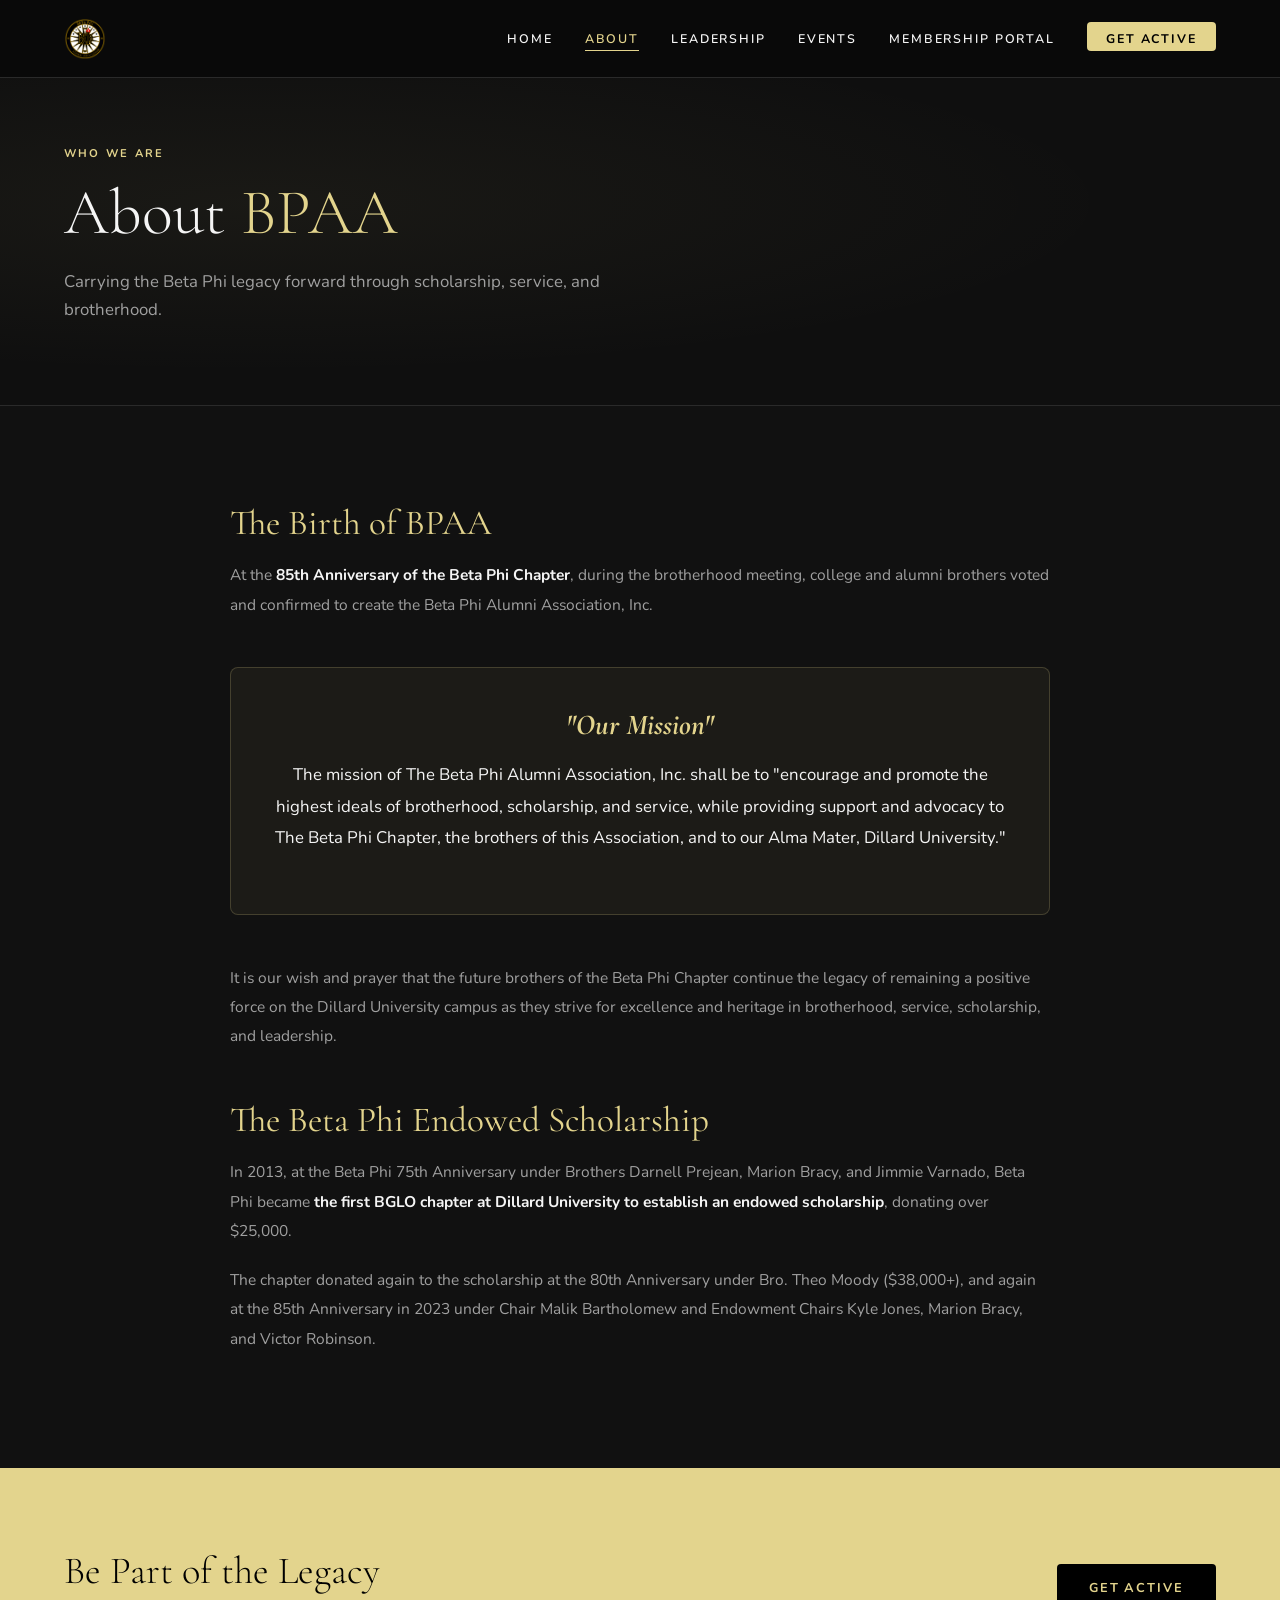
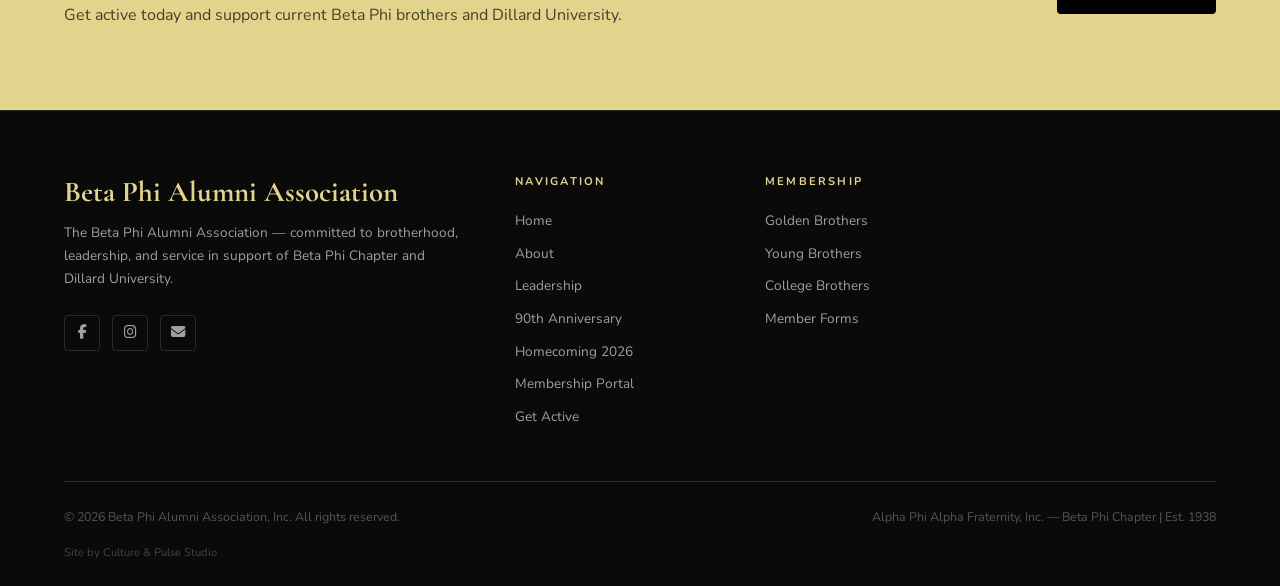
<file: about.html>
<!DOCTYPE html>
<html lang="en">
<head>
<meta charset="UTF-8" />
<meta name="viewport" content="width=device-width, initial-scale=1.0"/>
<title>About | Beta Phi Alumni Association</title>
<meta name="description" content="The history of the Beta Phi Chapter of Alpha Phi Alpha Fraternity, Inc. and the Beta Phi Alumni Association." />
<link rel="icon" type="image/x-icon" href="favicon.ico" />
<link rel="preconnect" href="https://fonts.googleapis.com">
<link rel="preconnect" href="https://fonts.gstatic.com" crossorigin>
<link href="https://fonts.googleapis.com/css2?family=Cormorant+Garamond:ital,wght@0,300;0,400;0,600;0,700;1,400&family=Nunito:wght@300;400;500;600;700&display=swap" rel="stylesheet">
<link rel="stylesheet" href="https://cdnjs.cloudflare.com/ajax/libs/font-awesome/6.5.2/css/all.min.css"/>
<link rel="stylesheet" href="main.css" />
</head>
<body>

<!-- NAV -->
<nav class="site-nav" id="siteNav">
  <div class="container">
    <a href="index.html" class="nav-brand" style="text-decoration:none;">
      <img src="images/bpaalogo.png" alt="Beta Phi Alumni Association" style="height:42px; width:auto; display:block;" />
    </a>
    <ul class="nav-links">
      <li><a href="index.html">Home</a></li>
      <li><a href="about.html">About</a></li>
      <li><a href="leadership.html">Leadership</a></li>
      <li>
        <a href="#">Events</a>
        <div class="nav-dropdown"><div class="nav-dropdown-inner">
          <a href="beta-phi-90th.html">Beta Phi 90th Anniversary</a>
          <a href="https://www.dillard.edu/about/administration/institutional-advancement/alumni-relations/homecoming26/" target="_blank" rel="noopener noreferrer">Homecoming 2026</a>
        </div></div>
      </li>
      <li><a href="members.html">Membership Portal</a></li>
      <li><a href="get-active.html" class="nav-cta">Get Active</a></li>
    </ul>
    <button class="nav-toggle" id="navToggle" aria-label="Toggle navigation">
      <span></span><span></span><span></span>
    </button>
  </div>
  <div class="nav-mobile" id="navMobile">
    <a href="index.html">Home</a>
    <a href="about.html">About</a>
    <a href="leadership.html">Leadership</a>
    <a href="beta-phi-90th.html">Events — 90th Anniversary</a>
    <a href="https://www.dillard.edu/about/administration/institutional-advancement/alumni-relations/homecoming26/" target="_blank" rel="noopener noreferrer">Events — Homecoming 2026</a>
    <a href="members.html">Membership Portal</a>
    <a href="get-active.html">Get Active</a>
  </div>
</nav>

<!-- PAGE HERO -->
<section class="page-hero">
  <div class="container page-hero-content">
    <span class="section-label">Who We Are</span>
    <h1>About <span>BPAA</span></h1>
    <p>Carrying the Beta Phi legacy forward through scholarship, service, and brotherhood.</p>
  </div>
</section>

<!-- HISTORY -->
<section class="history-section">
  <div class="container">
    <div class="history-content">

      <h2>The Birth of BPAA</h2>
      <p>
        At the <strong>85th Anniversary of the Beta Phi Chapter</strong>, during the brotherhood meeting, college and alumni brothers voted and confirmed to create the Beta Phi Alumni Association, Inc.
      </p>

      <div class="mission-box fade-up">
        <h3>"Our Mission"</h3>
        <p>
          The mission of The Beta Phi Alumni Association, Inc. shall be to "encourage and promote the highest ideals of brotherhood, scholarship, and service, while providing support and advocacy to The Beta Phi Chapter, the brothers of this Association, and to our Alma Mater, Dillard University."
        </p>
      </div>

      <p style="margin-top: 2rem;">
        It is our wish and prayer that the future brothers of the Beta Phi Chapter continue the legacy of remaining a positive force on the Dillard University campus as they strive for excellence and heritage in brotherhood, service, scholarship, and leadership.
      </p>

      <h2>The Beta Phi Endowed Scholarship</h2>
      <p>
        In 2013, at the Beta Phi 75th Anniversary under Brothers Darnell Prejean, Marion Bracy, and Jimmie Varnado, Beta Phi became <strong>the first BGLO chapter at Dillard University to establish an endowed scholarship</strong>, donating over $25,000.
      </p>
      <p>
        The chapter donated again to the scholarship at the 80th Anniversary under Bro. Theo Moody ($38,000+), and again at the 85th Anniversary in 2023 under Chair Malik Bartholomew and Endowment Chairs Kyle Jones, Marion Bracy, and Victor Robinson.
      </p>

    </div>
  </div>
</section>

<!-- CTA -->
<section class="cta-section">
  <div class="container">
    <div>
      <h2>Be Part of the Legacy</h2>
      <p>Get active today and support current Beta Phi brothers and Dillard University.</p>
    </div>
    <a href="get-active.html" class="btn-black">Get Active</a>
  </div>
</section>

<!-- FOOTER -->
<footer class="site-footer">
  <div class="container">
    <div class="footer-grid">
      <div class="footer-brand">
        <h3>Beta Phi Alumni Association</h3>
        <p>The Beta Phi Alumni Association — committed to brotherhood, leadership, and service in support of Beta Phi Chapter and Dillard University.</p>
        <div class="footer-social">
          <a href="https://www.facebook.com/profile.php?id=61578446081453" target="_blank" aria-label="Facebook"><i class="fab fa-facebook-f"></i></a>
          <a href="https://www.instagram.com/bpaa_1938/" target="_blank" aria-label="Instagram"><i class="fab fa-instagram"></i></a>
          <a href="mailto:betaphialumniassociation@gmail.com" aria-label="Email"><i class="fas fa-envelope"></i></a>
        </div>
      </div>
      <div class="footer-col">
        <h4>Navigation</h4>
        <a href="index.html">Home</a>
        <a href="about.html">About</a>
        <a href="leadership.html">Leadership</a>
        <a href="beta-phi-90th.html">90th Anniversary</a>
        <a href="https://www.dillard.edu/about/administration/institutional-advancement/alumni-relations/homecoming26/" target="_blank" rel="noopener noreferrer">Homecoming 2026</a>
        <a href="members.html">Membership Portal</a>
        <a href="get-active.html">Get Active</a>
      </div>
      <div class="footer-col">
        <h4>Membership</h4>
        <a href="get-active.html#golden">Golden Brothers</a>
        <a href="get-active.html#young">Young Brothers</a>
        <a href="get-active.html#college">College Brothers</a>
        <a href="get-active.html#forms">Member Forms</a>
      </div>
    </div>
    <div class="footer-bottom">
      <p>© 2026 Beta Phi Alumni Association, Inc. All rights reserved.</p>
      <p>Alpha Phi Alpha Fraternity, Inc. — Beta Phi Chapter | Est. 1938</p>
      <p class="footer-credit">Site by <a href="https://cultureandpulse.org" target="_blank" rel="noopener">Culture &amp; Pulse Studio</a></p>
    </div>
  </div>
</footer>

<script>
  document.getElementById('navToggle').addEventListener('click', function() {
    document.getElementById('navMobile').classList.toggle('open');
  });
  const observer = new IntersectionObserver((entries) => {
    entries.forEach(e => { if (e.isIntersecting) e.target.classList.add('visible'); });
  }, { threshold: 0.1 });
  document.querySelectorAll('.fade-up').forEach(el => observer.observe(el));

</script>
<script src="script.js"></script>
</body>
</html>
</file>
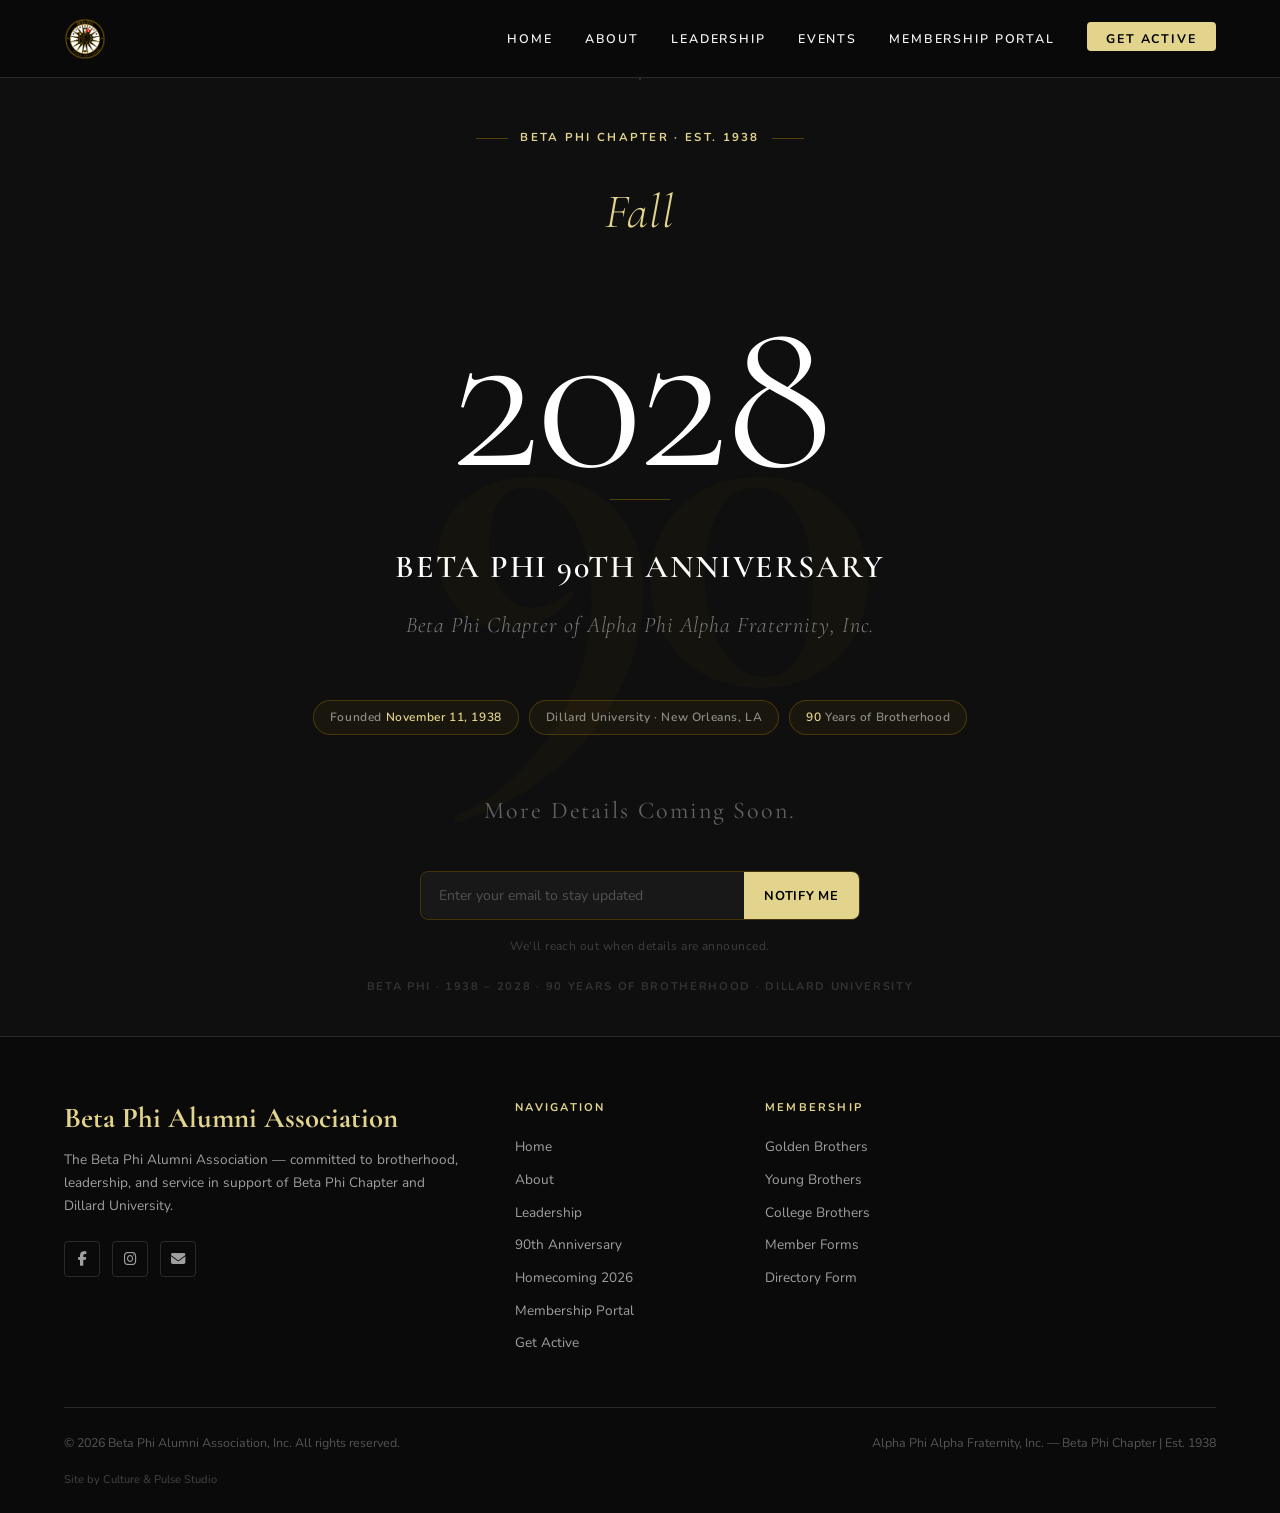
<file: beta-phi-90th.html>
<!DOCTYPE html>
<html lang="en">
<head>
<meta charset="UTF-8" />
<meta name="viewport" content="width=device-width, initial-scale=1.0"/>
<title>Beta Phi 90th Anniversary | Beta Phi Alumni Association</title>
<meta name="description" content="Beta Phi Chapter 90th Anniversary — Fall 2028. More details coming soon." />
<link rel="icon" type="image/x-icon" href="favicon.ico" />
<link rel="apple-touch-icon" href="images/bpaalogo.png">
<link rel="preconnect" href="https://fonts.googleapis.com">
<link rel="preconnect" href="https://fonts.gstatic.com" crossorigin>
<link href="https://fonts.googleapis.com/css2?family=Cormorant+Garamond:ital,wght@0,300;0,400;0,600;0,700;1,400&family=Nunito:wght@300;400;500;600;700&display=swap" rel="stylesheet">
<link rel="stylesheet" href="https://cdnjs.cloudflare.com/ajax/libs/font-awesome/6.5.2/css/all.min.css"/>
<link rel="stylesheet" href="main.css" />
</head>
<body>

<!-- NAV -->
<nav class="site-nav" id="siteNav">
  <div class="container">
    <a href="index.html" class="nav-brand" style="text-decoration:none;">
      <img src="images/bpaalogo.png" alt="Beta Phi Alumni Association" style="height:42px; width:auto; display:block;" />
    </a>
    <ul class="nav-links">
      <li><a href="index.html">Home</a></li>
      <li><a href="about.html">About</a></li>
      <li><a href="leadership.html">Leadership</a></li>
      <li>
        <a href="#">Events</a>
        <div class="nav-dropdown"><div class="nav-dropdown-inner">
          <a href="beta-phi-90th.html">Beta Phi 90th Anniversary</a>
          <a href="https://www.dillard.edu/about/administration/institutional-advancement/alumni-relations/homecoming26/" target="_blank" rel="noopener noreferrer">Homecoming 2026</a>
        </div></div>
      </li>
      <li><a href="members.html">Membership Portal</a></li>
      <li><a href="get-active.html" class="nav-cta">Get Active</a></li>
    </ul>
    <button class="nav-toggle" id="navToggle" aria-label="Toggle navigation">
      <span></span><span></span><span></span>
    </button>
  </div>
  <div class="nav-mobile" id="navMobile">
    <a href="index.html">Home</a>
    <a href="about.html">About</a>
    <a href="leadership.html">Leadership</a>
    <a href="beta-phi-90th.html">Events — 90th Anniversary</a>
    <a href="https://www.dillard.edu/about/administration/institutional-advancement/alumni-relations/homecoming26/" target="_blank" rel="noopener noreferrer">Events — Homecoming 2026</a>
    <a href="members.html">Membership Portal</a>
    <a href="get-active.html">Get Active</a>
  </div>
</nav>

<!-- ANNIVERSARY HERO -->
<section class="anniversary-hero">

  <div class="ann-eyebrow">Beta Phi Chapter · Est. 1938</div>

  <div class="ann-season">Fall</div>
  <div class="ann-year">2028</div>

  <div class="ann-divider"></div>

  <div class="ann-title">Beta Phi 90th Anniversary</div>
  <div class="ann-subtitle">Beta Phi Chapter of Alpha Phi Alpha Fraternity, Inc.</div>

  <div class="ann-badges">
    <div class="ann-badge">Founded <span>November 11, 1938</span></div>
    <div class="ann-badge">Dillard University · New Orleans, LA</div>
    <div class="ann-badge"><span>90</span> Years of Brotherhood</div>
  </div>

  <div class="ann-coming">More Details Coming Soon.</div>

  <form class="ann-notify" id="notifyForm">
    <input type="email" id="notifyEmail" placeholder="Enter your email to stay updated" />
    <button type="submit">Notify Me</button>
  </form>
  <div class="ann-notify-label">We'll reach out when details are announced.</div>
  <div class="notify-success" id="notifySuccess">
    <i class="fas fa-check-circle"></i> You're on the list, Brother. We'll be in touch.
  </div>

  <div class="ann-strip">Beta Phi · 1938 – 2028 · 90 Years of Brotherhood · Dillard University</div>

</section>

<!-- FOOTER -->
<footer class="site-footer">
  <div class="container">
    <div class="footer-grid">
      <div class="footer-brand">
        <h3>Beta Phi Alumni Association</h3>
        <p>The Beta Phi Alumni Association — committed to brotherhood, leadership, and service in support of Beta Phi Chapter and Dillard University.</p>
        <div class="footer-social">
          <a href="https://www.facebook.com/profile.php?id=61578446081453" target="_blank" aria-label="Facebook"><i class="fab fa-facebook-f"></i></a>
          <a href="https://www.instagram.com/bpaa_1938/" target="_blank" aria-label="Instagram"><i class="fab fa-instagram"></i></a>
          <a href="mailto:betaphialumniassociation@gmail.com" aria-label="Email"><i class="fas fa-envelope"></i></a>
        </div>
      </div>
      <div class="footer-col">
        <h4>Navigation</h4>
        <a href="index.html">Home</a>
        <a href="about.html">About</a>
        <a href="leadership.html">Leadership</a>
        <a href="beta-phi-90th.html">90th Anniversary</a>
        <a href="https://www.dillard.edu/about/administration/institutional-advancement/alumni-relations/homecoming26/" target="_blank" rel="noopener noreferrer">Homecoming 2026</a>
        <a href="members.html">Membership Portal</a>
        <a href="get-active.html">Get Active</a>
      </div>
      <div class="footer-col">
        <h4>Membership</h4>
        <a href="get-active.html#golden">Golden Brothers</a>
        <a href="get-active.html#young">Young Brothers</a>
        <a href="get-active.html#college">College Brothers</a>
        <a href="get-active.html#forms">Member Forms</a>
        <a href="directory-form.html">Directory Form</a>
      </div>
    </div>
    <div class="footer-bottom">
      <p>© 2026 Beta Phi Alumni Association, Inc. All rights reserved.</p>
      <p>Alpha Phi Alpha Fraternity, Inc. — Beta Phi Chapter | Est. 1938</p>
      <p class="footer-credit">Site by <a href="https://cultureandpulse.org" target="_blank" rel="noopener">Culture &amp; Pulse Studio</a></p>
    </div>
  </div>
</footer>

<script>
  document.getElementById('navToggle').addEventListener('click', function() {
    document.getElementById('navMobile').classList.toggle('open');
  });

  // Notify form — routes to BPAA email via Formspree
  document.getElementById('notifyForm').addEventListener('submit', async function(e) {
    e.preventDefault();
    const email = document.getElementById('notifyEmail').value.trim();
    if (!email) return;

    // Store locally for now — swap in Formspree endpoint when ready
    document.getElementById('notifyForm').style.display = 'none';
    document.querySelector('.ann-notify-label').style.display = 'none';
    document.getElementById('notifySuccess').style.display = 'block';
  });
</script>
<script src="script.js"></script>
</body>
</html>
</file>
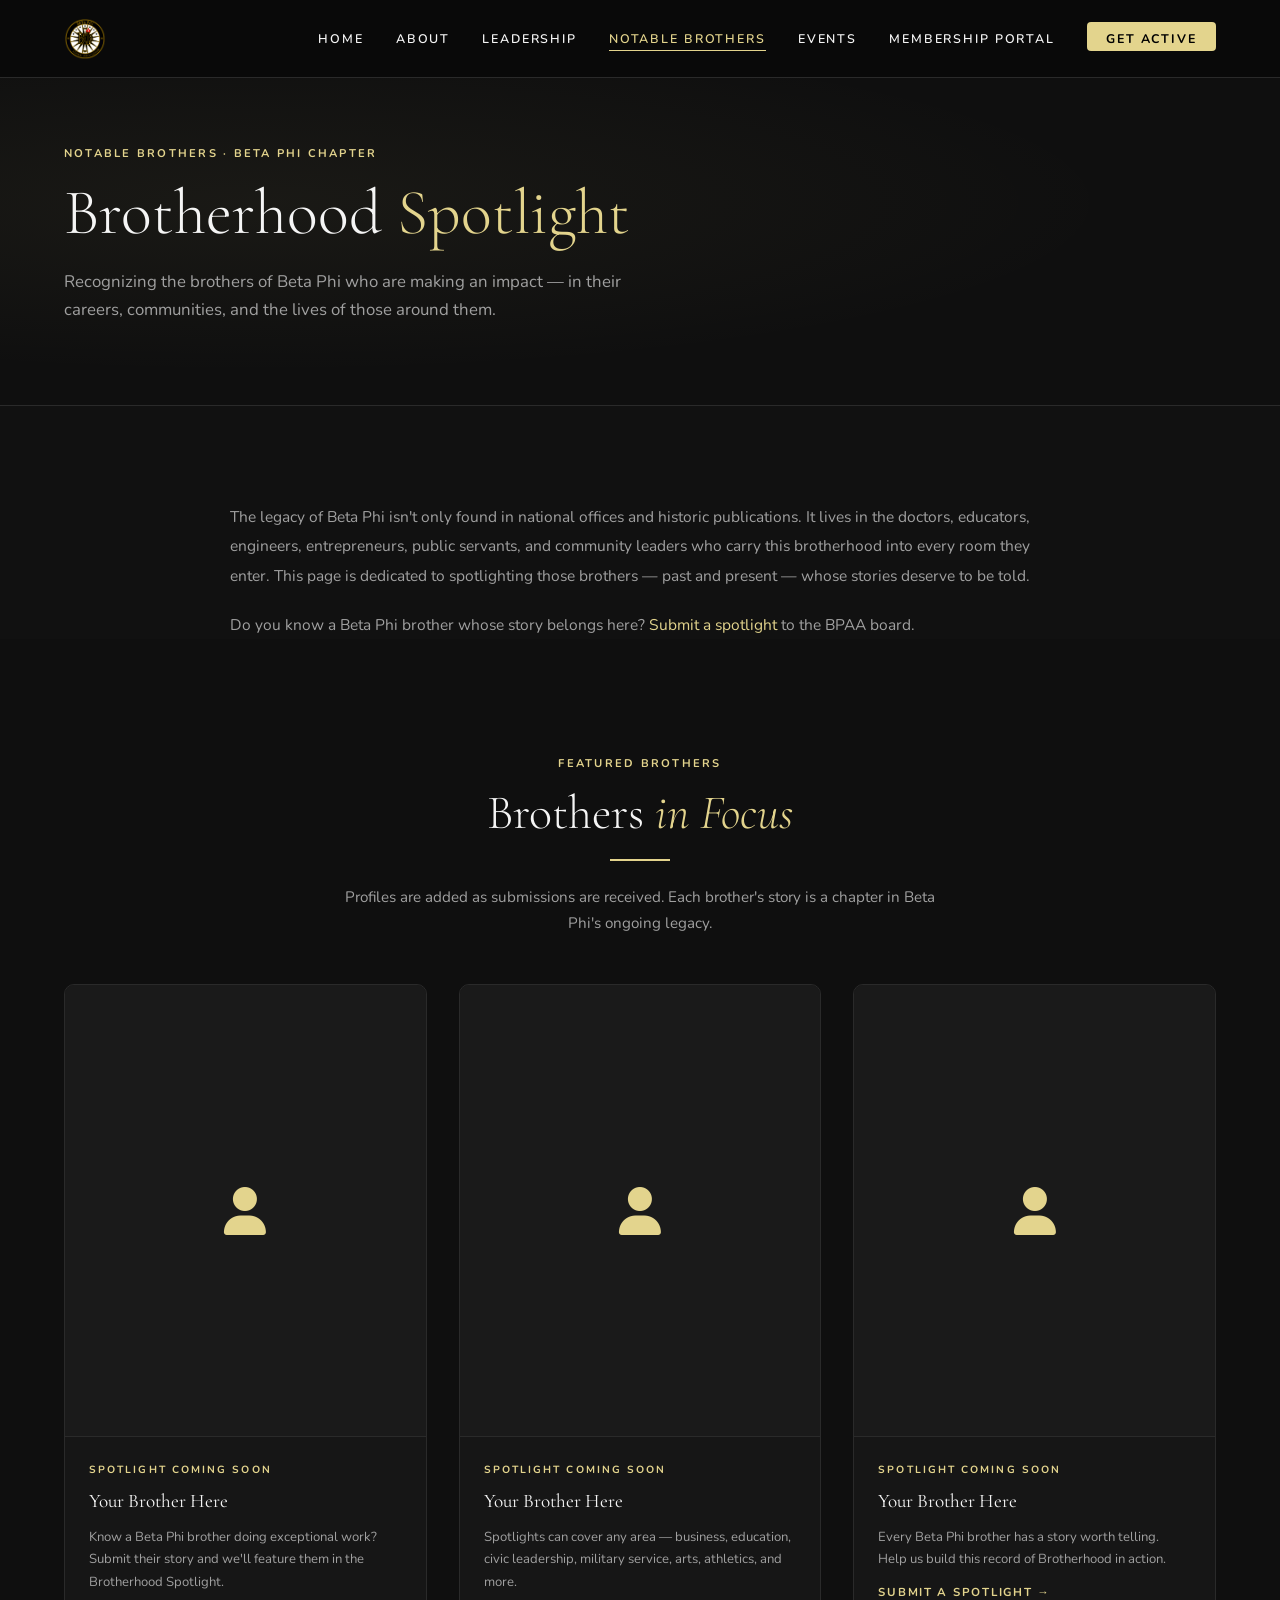
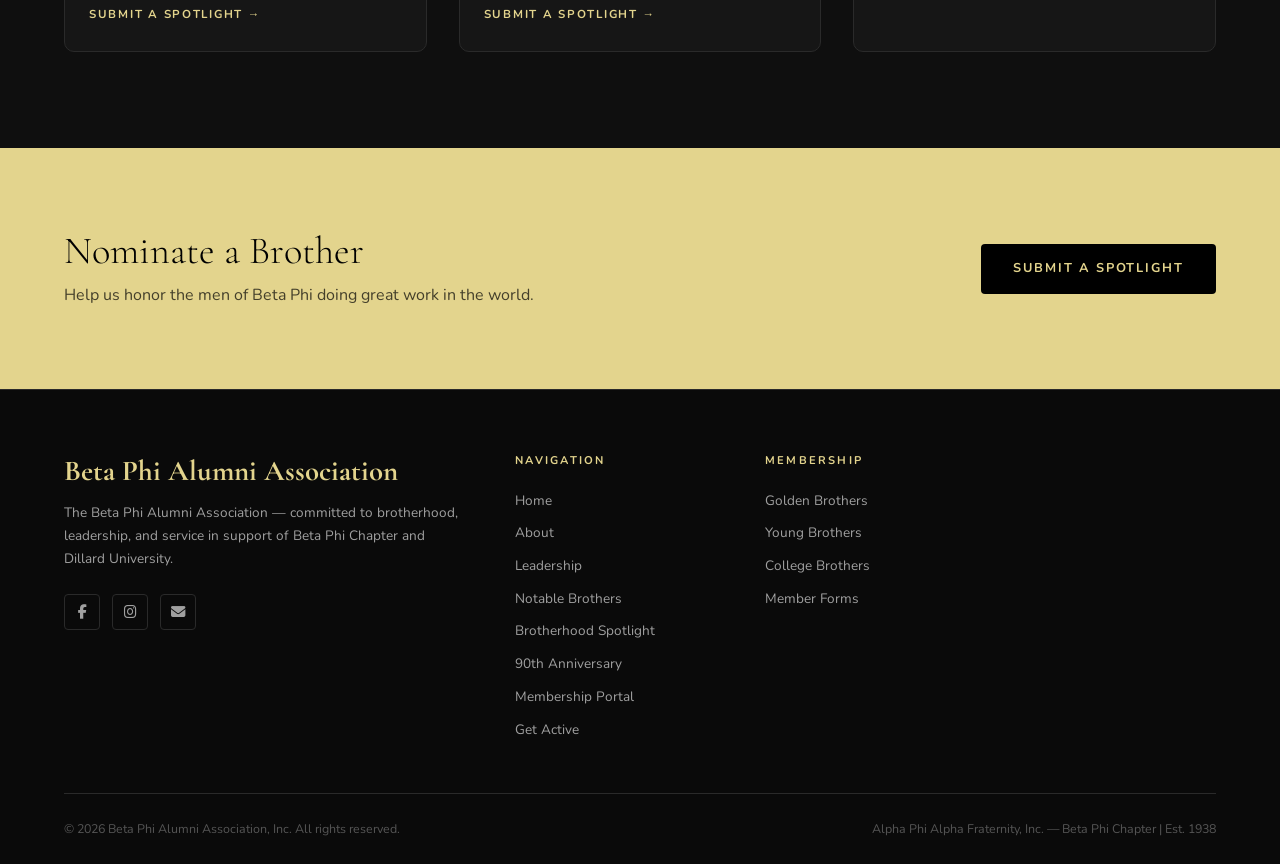
<file: brotherhood-spotlight.html>
<!DOCTYPE html>
<html lang="en">
<head>
<meta charset="UTF-8" />
<meta name="viewport" content="width=device-width, initial-scale=1.0"/>
<title>Brotherhood Spotlight | Beta Phi Alumni Association</title>
<meta name="description" content="Spotlighting the brothers of Beta Phi Chapter who are making an impact in their communities, careers, and beyond." />
<link rel="icon" type="image/x-icon" href="favicon.ico" />
<link rel="preconnect" href="https://fonts.googleapis.com">
<link rel="preconnect" href="https://fonts.gstatic.com" crossorigin>
<link href="https://fonts.googleapis.com/css2?family=Cormorant+Garamond:ital,wght@0,300;0,400;0,600;0,700;1,400&family=Nunito:wght@300;400;500;600;700&display=swap" rel="stylesheet">
<link rel="stylesheet" href="https://cdnjs.cloudflare.com/ajax/libs/font-awesome/6.5.2/css/all.min.css"/>
<link rel="stylesheet" href="main.css" />
</head>
<body>

<!-- NAV -->
<nav class="site-nav" id="siteNav">
  <div class="container">
    <a href="index.html" class="nav-brand" style="text-decoration:none;">
      <img src="images/bpaalogo.png" alt="Beta Phi Alumni Association" style="height:42px; width:auto; display:block;" />
    </a>
    <ul class="nav-links">
      <li><a href="index.html">Home</a></li>
      <li>
        <a href="about.html">About</a>
        <div class="nav-dropdown">
          <a href="about.html">Our History</a>
          <a href="about.html#charter-members">Charter Members</a>
        </div>
      </li>
      <li><a href="leadership.html">Leadership</a></li>
      <li>
        <a href="legacy.html" class="active">Notable Brothers</a>
        <div class="nav-dropdown">
          <a href="legacy.html">Notable Brothers</a>
          <a href="brotherhood-spotlight.html">Brotherhood Spotlight</a>
        </div>
      </li>
      <li>
        <a href="#">Events</a>
        <div class="nav-dropdown">
          <a href="beta-phi-90th.html">Beta Phi 90th Anniversary</a>
        </div>
      </li>
      <li><a href="members.html">Membership Portal</a></li>
      <li><a href="get-active.html" class="nav-cta">Get Active</a></li>
    </ul>
    <button class="nav-toggle" id="navToggle" aria-label="Toggle navigation">
      <span></span><span></span><span></span>
    </button>
  </div>
  <div class="nav-mobile" id="navMobile">
    <a href="index.html">Home</a>
    <a href="about.html">About — History</a>
    <a href="about.html#charter-members">About — Charter Members</a>
    <a href="leadership.html">Leadership</a>
    <a href="legacy.html">Notable Brothers</a>
    <a href="brotherhood-spotlight.html">Brotherhood Spotlight</a>
    <a href="beta-phi-90th.html">Events — 90th Anniversary</a>
    <a href="members.html">Membership Portal</a>
    <a href="get-active.html">Get Active</a>
  </div>
</nav>

<!-- PAGE HERO -->
<section class="page-hero">
  <div class="container page-hero-content">
    <span class="section-label">Notable Brothers · Beta Phi Chapter</span>
    <h1>Brotherhood <span>Spotlight</span></h1>
    <p>Recognizing the brothers of Beta Phi who are making an impact — in their careers, communities, and the lives of those around them.</p>
  </div>
</section>

<!-- INTRO -->
<section class="history-section" style="padding-bottom: 0;">
  <div class="container">
    <div class="history-content">
      <p>
        The legacy of Beta Phi isn't only found in national offices and historic publications. It lives in the doctors, educators, engineers, entrepreneurs, public servants, and community leaders who carry this brotherhood into every room they enter. This page is dedicated to spotlighting those brothers — past and present — whose stories deserve to be told.
      </p>
      <p>
        Do you know a Beta Phi brother whose story belongs here? <a href="mailto:betaphialumniassociation@gmail.com?subject=Brotherhood Spotlight Submission" style="color:var(--gold);">Submit a spotlight</a> to the BPAA board.
      </p>
    </div>
  </div>
</section>

<!-- SPOTLIGHT GRID -->
<section class="leadership-section" style="background: var(--black);">
  <div class="container">

    <div style="text-align:center; margin-bottom: 3rem;" class="fade-up">
      <span class="section-label">Featured Brothers</span>
      <h2 style="font-size:clamp(2rem,4vw,3rem); color:var(--text); font-weight:300; margin-bottom:0.5rem;">
        Brothers <span style="color:var(--gold); font-style:italic;">in Focus</span>
      </h2>
      <div class="gold-divider"></div>
      <p style="color:var(--muted); max-width:600px; margin:1rem auto 0; font-size:0.95rem;">
        Profiles are added as submissions are received. Each brother's story is a chapter in Beta Phi's ongoing legacy.
      </p>
    </div>

    <!-- PLACEHOLDER STATE — shown when no spotlights are added yet -->
    <div class="board-grid">

      <div class="board-member fade-up" data-spotlight="placeholder1">
        <div class="board-member-img-placeholder" style="display:flex;"><i class="fas fa-user"></i></div>
        <div class="board-member-info">
          <div class="board-member-role">Spotlight Coming Soon</div>
          <div class="board-member-name">Your Brother Here</div>
          <div class="board-member-bio">Know a Beta Phi brother doing exceptional work? Submit their story and we'll feature them in the Brotherhood Spotlight.</div>
          <a href="mailto:betaphialumniassociation@gmail.com?subject=Brotherhood Spotlight Submission" class="view-bio-btn" style="text-decoration:none;">Submit a Spotlight</a>
        </div>
      </div>

      <div class="board-member fade-up fade-up-delay-1" data-spotlight="placeholder2">
        <div class="board-member-img-placeholder" style="display:flex;"><i class="fas fa-user"></i></div>
        <div class="board-member-info">
          <div class="board-member-role">Spotlight Coming Soon</div>
          <div class="board-member-name">Your Brother Here</div>
          <div class="board-member-bio">Spotlights can cover any area — business, education, civic leadership, military service, arts, athletics, and more.</div>
          <a href="mailto:betaphialumniassociation@gmail.com?subject=Brotherhood Spotlight Submission" class="view-bio-btn" style="text-decoration:none;">Submit a Spotlight</a>
        </div>
      </div>

      <div class="board-member fade-up fade-up-delay-2" data-spotlight="placeholder3">
        <div class="board-member-img-placeholder" style="display:flex;"><i class="fas fa-user"></i></div>
        <div class="board-member-info">
          <div class="board-member-role">Spotlight Coming Soon</div>
          <div class="board-member-name">Your Brother Here</div>
          <div class="board-member-bio">Every Beta Phi brother has a story worth telling. Help us build this record of Brotherhood in action.</div>
          <a href="mailto:betaphialumniassociation@gmail.com?subject=Brotherhood Spotlight Submission" class="view-bio-btn" style="text-decoration:none;">Submit a Spotlight</a>
        </div>
      </div>

    </div>
  </div>
</section>

<!-- SUBMIT CTA -->
<section class="cta-section">
  <div class="container">
    <div>
      <h2>Nominate a Brother</h2>
      <p>Help us honor the men of Beta Phi doing great work in the world.</p>
    </div>
    <a href="mailto:betaphialumniassociation@gmail.com?subject=Brotherhood Spotlight Submission" class="btn-black">Submit a Spotlight</a>
  </div>
</section>

<!-- FOOTER -->
<footer class="site-footer">
  <div class="container">
    <div class="footer-grid">
      <div class="footer-brand">
        <h3>Beta Phi Alumni Association</h3>
        <p>The Beta Phi Alumni Association — committed to brotherhood, leadership, and service in support of Beta Phi Chapter and Dillard University.</p>
        <div class="footer-social">
          <a href="https://www.facebook.com/profile.php?id=61578446081453" target="_blank" aria-label="Facebook"><i class="fab fa-facebook-f"></i></a>
          <a href="https://www.instagram.com/bpaa_1938/" target="_blank" aria-label="Instagram"><i class="fab fa-instagram"></i></a>
          <a href="mailto:betaphialumniassociation@gmail.com" aria-label="Email"><i class="fas fa-envelope"></i></a>
        </div>
      </div>
      <div class="footer-col">
        <h4>Navigation</h4>
        <a href="index.html">Home</a>
        <a href="about.html">About</a>
        <a href="leadership.html">Leadership</a>
        <a href="legacy.html">Notable Brothers</a>
        <a href="brotherhood-spotlight.html">Brotherhood Spotlight</a>
        <a href="beta-phi-90th.html">90th Anniversary</a>
        <a href="members.html">Membership Portal</a>
        <a href="get-active.html">Get Active</a>
      </div>
      <div class="footer-col">
        <h4>Membership</h4>
        <a href="get-active.html#golden">Golden Brothers</a>
        <a href="get-active.html#young">Young Brothers</a>
        <a href="get-active.html#college">College Brothers</a>
        <a href="get-active.html#forms">Member Forms</a>
      </div>
    </div>
    <div class="footer-bottom">
      <p>© 2026 Beta Phi Alumni Association, Inc. All rights reserved.</p>
      <p>Alpha Phi Alpha Fraternity, Inc. — Beta Phi Chapter | Est. 1938</p>
    </div>
  </div>
</footer>

<script>
  document.getElementById('navToggle').addEventListener('click', function() {
    document.getElementById('navMobile').classList.toggle('open');
  });
  const observer = new IntersectionObserver((entries) => {
    entries.forEach(e => { if (e.isIntersecting) e.target.classList.add('visible'); });
  }, { threshold: 0.1 });
  document.querySelectorAll('.fade-up').forEach(el => observer.observe(el));
</script>
<script src="script.js"></script>
</body>
</html>
</file>
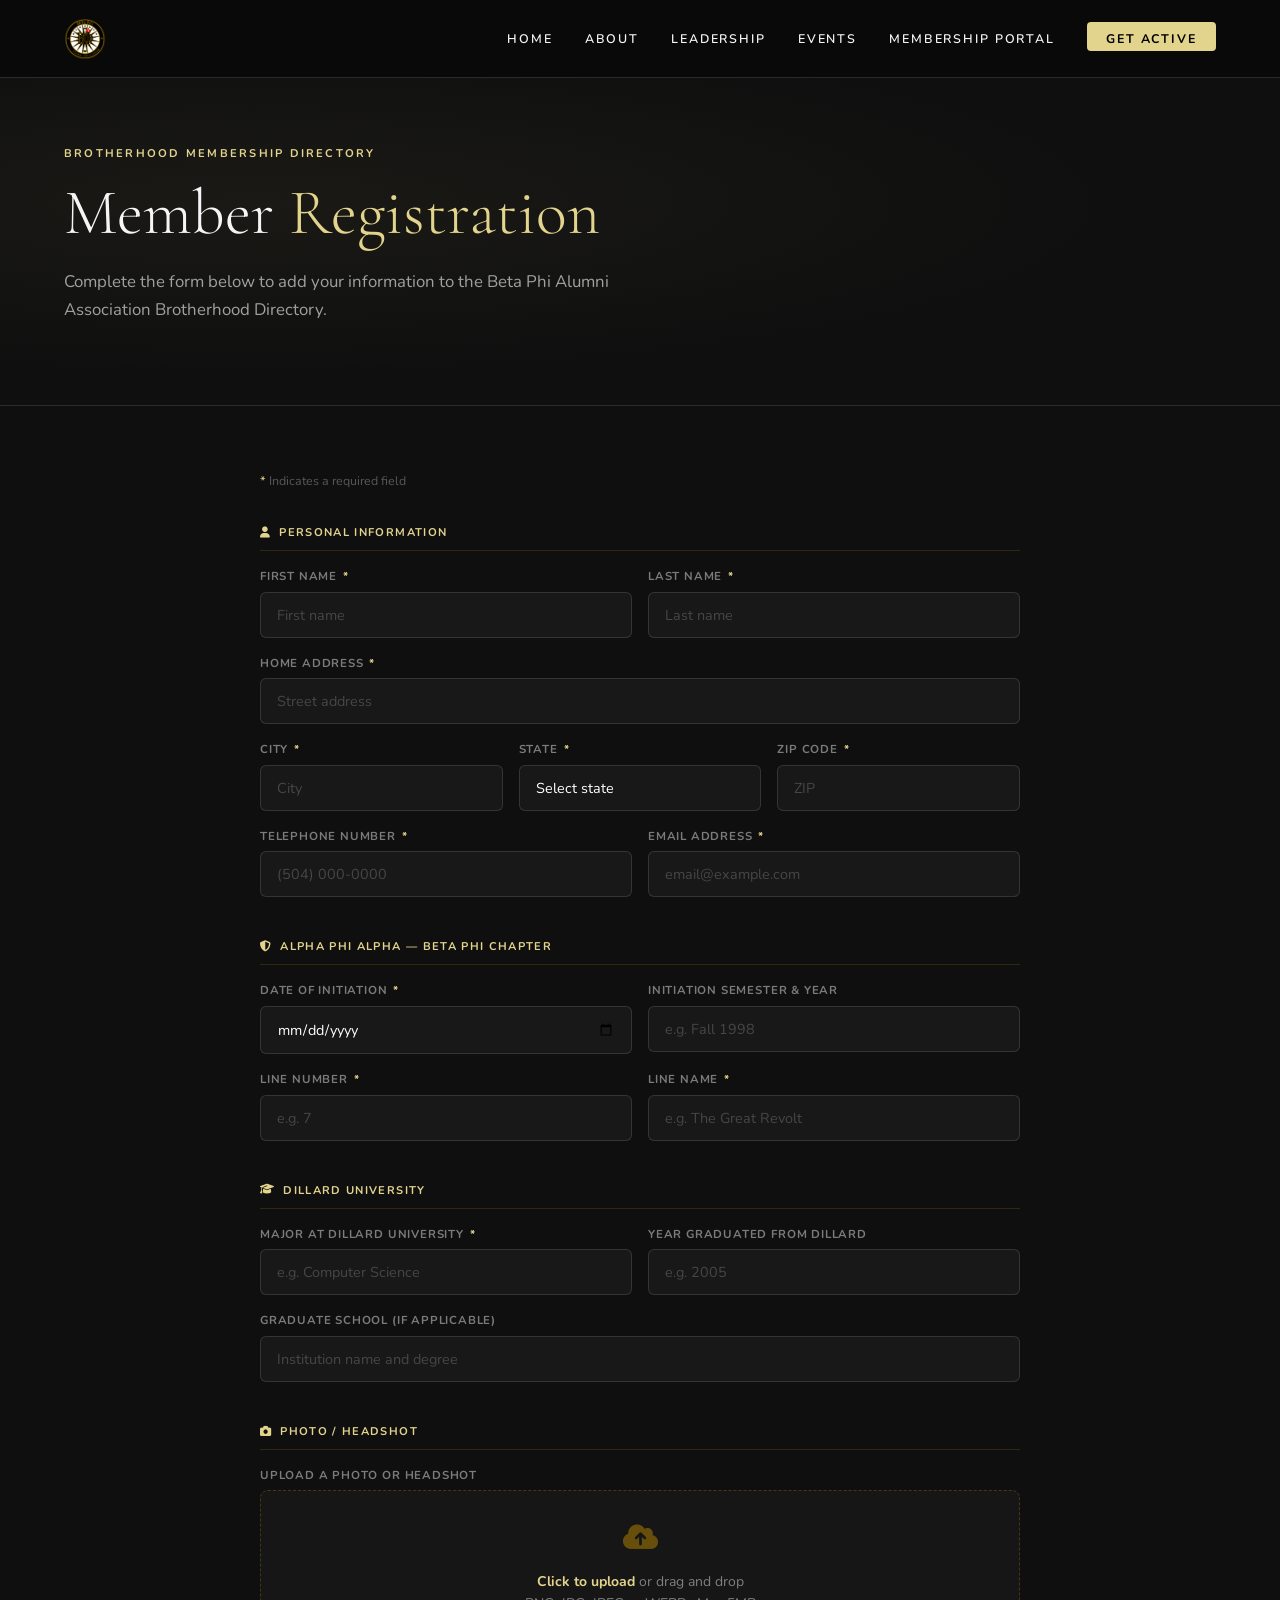
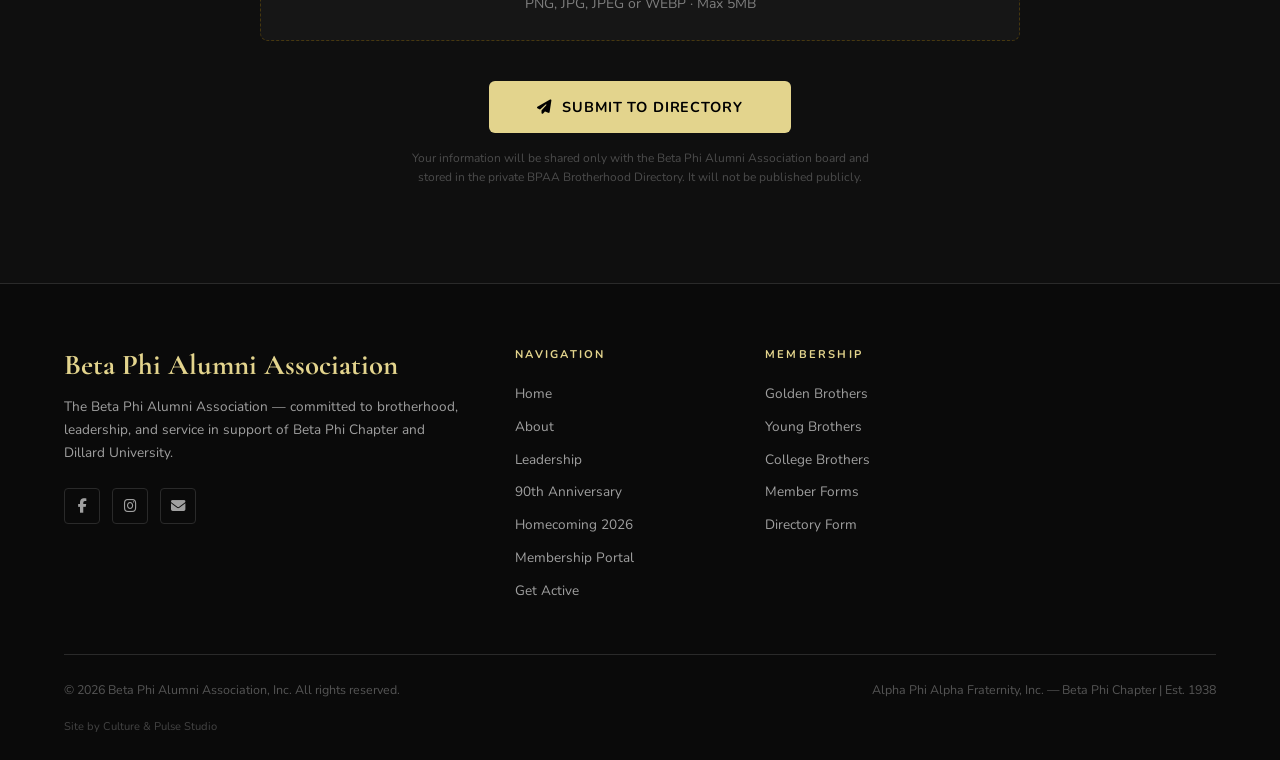
<file: directory-form.html>
<!DOCTYPE html>
<html lang="en">
<head>
<meta charset="UTF-8" />
<meta name="viewport" content="width=device-width, initial-scale=1.0"/>
<title>Membership Directory Form | Beta Phi Alumni Association</title>
<meta name="description" content="Submit your information to the Beta Phi Alumni Association Brotherhood Membership Directory." />
<link rel="icon" type="image/x-icon" href="favicon.ico" />
<link rel="apple-touch-icon" href="images/bpaalogo.png">
<link rel="preconnect" href="https://fonts.googleapis.com">
<link rel="preconnect" href="https://fonts.gstatic.com" crossorigin>
<link href="https://fonts.googleapis.com/css2?family=Cormorant+Garamond:ital,wght@0,300;0,400;0,600;0,700;1,400&family=Nunito:wght@300;400;500;600;700&display=swap" rel="stylesheet">
<link rel="stylesheet" href="https://cdnjs.cloudflare.com/ajax/libs/font-awesome/6.5.2/css/all.min.css"/>
<link rel="stylesheet" href="main.css" />
</head>
<body>

<!-- NAV -->
<nav class="site-nav" id="siteNav">
  <div class="container">
    <a href="index.html" class="nav-brand" style="text-decoration:none;">
      <img src="images/bpaalogo.png" alt="Beta Phi Alumni Association" style="height:42px; width:auto; display:block;" />
    </a>
    <ul class="nav-links">
      <li><a href="index.html">Home</a></li>
      <li><a href="about.html">About</a></li>
      <li><a href="leadership.html">Leadership</a></li>
      <li>
        <a href="#">Events</a>
        <div class="nav-dropdown"><div class="nav-dropdown-inner">
          <a href="beta-phi-90th.html">Beta Phi 90th Anniversary</a>
          <a href="https://www.dillard.edu/about/administration/institutional-advancement/alumni-relations/homecoming26/" target="_blank" rel="noopener noreferrer">Homecoming 2026</a>
        </div></div>
      </li>
      <li><a href="members.html">Membership Portal</a></li>
      <li><a href="get-active.html" class="nav-cta">Get Active</a></li>
    </ul>
    <button class="nav-toggle" id="navToggle" aria-label="Toggle navigation">
      <span></span><span></span><span></span>
    </button>
  </div>
  <div class="nav-mobile" id="navMobile">
    <a href="index.html">Home</a>
    <a href="about.html">About</a>
    <a href="leadership.html">Leadership</a>
    <a href="beta-phi-90th.html">Events — 90th Anniversary</a>
    <a href="https://www.dillard.edu/about/administration/institutional-advancement/alumni-relations/homecoming26/" target="_blank" rel="noopener noreferrer">Events — Homecoming 2026</a>
    <a href="members.html">Membership Portal</a>
    <a href="get-active.html">Get Active</a>
  </div>
</nav>

<!-- PAGE HERO -->
<section class="page-hero">
  <div class="container page-hero-content">
    <span class="section-label">Brotherhood Membership Directory</span>
    <h1>Member <span>Registration</span></h1>
    <p>Complete the form below to add your information to the Beta Phi Alumni Association Brotherhood Directory.</p>
  </div>
</section>

<!-- FORM SECTION -->
<section class="form-section">
  <div class="container">
    <div class="form-wrap">

      <div class="required-note"><span>*</span> Indicates a required field</div>

      <!--
        FORMSPREE SETUP INSTRUCTIONS:
        1. Go to https://formspree.io and create a free account
        2. Click "New Form" and name it "BPAA Membership Directory"
        3. Copy your form ID (looks like: xyzabcde)
        4. Replace YOUR_FORM_ID below with your actual form ID
        Example: action="https://formspree.io/f/xyzabcde"
      -->
      <form
        id="directoryForm"
        action="https://formspree.io/f/YOUR_FORM_ID"
        method="POST"
        enctype="multipart/form-data"
        novalidate
      >

        <!-- PERSONAL INFORMATION -->
        <div class="form-group-label">
          <i class="fas fa-user"></i> Personal Information
        </div>

        <div class="form-row cols-2">
          <div class="form-field">
            <label for="first_name">First Name <span class="req">*</span></label>
            <input type="text" id="first_name" name="first_name" placeholder="First name" required />
          </div>
          <div class="form-field">
            <label for="last_name">Last Name <span class="req">*</span></label>
            <input type="text" id="last_name" name="last_name" placeholder="Last name" required />
          </div>
        </div>

        <div class="form-row cols-1">
          <div class="form-field">
            <label for="address">Home Address <span class="req">*</span></label>
            <input type="text" id="address" name="address" placeholder="Street address" required />
          </div>
        </div>

        <div class="form-row cols-3">
          <div class="form-field">
            <label for="city">City <span class="req">*</span></label>
            <input type="text" id="city" name="city" placeholder="City" required />
          </div>
          <div class="form-field">
            <label for="state">State <span class="req">*</span></label>
            <select id="state" name="state" required>
              <option value="" disabled selected>Select state</option>
              <option>AL</option><option>AK</option><option>AZ</option><option>AR</option>
              <option>CA</option><option>CO</option><option>CT</option><option>DE</option>
              <option>FL</option><option>GA</option><option>HI</option><option>ID</option>
              <option>IL</option><option>IN</option><option>IA</option><option>KS</option>
              <option>KY</option><option>LA</option><option>ME</option><option>MD</option>
              <option>MA</option><option>MI</option><option>MN</option><option>MS</option>
              <option>MO</option><option>MT</option><option>NE</option><option>NV</option>
              <option>NH</option><option>NJ</option><option>NM</option><option>NY</option>
              <option>NC</option><option>ND</option><option>OH</option><option>OK</option>
              <option>OR</option><option>PA</option><option>RI</option><option>SC</option>
              <option>SD</option><option>TN</option><option>TX</option><option>UT</option>
              <option>VT</option><option>VA</option><option>WA</option><option>WV</option>
              <option>WI</option><option>WY</option><option>DC</option>
            </select>
          </div>
          <div class="form-field">
            <label for="zip">ZIP Code <span class="req">*</span></label>
            <input type="text" id="zip" name="zip" placeholder="ZIP" maxlength="10" required />
          </div>
        </div>

        <div class="form-row cols-2">
          <div class="form-field">
            <label for="phone">Telephone Number <span class="req">*</span></label>
            <input type="tel" id="phone" name="phone" placeholder="(504) 000-0000" required />
          </div>
          <div class="form-field">
            <label for="email">Email Address <span class="req">*</span></label>
            <input type="email" id="email" name="email" placeholder="email@example.com" required />
          </div>
        </div>

        <!-- ALPHA PHI ALPHA INFORMATION -->
        <div class="form-group-label">
          <i class="fas fa-shield-alt"></i> Alpha Phi Alpha — Beta Phi Chapter
        </div>

        <div class="form-row cols-2">
          <div class="form-field">
            <label for="initiation_date">Date of Initiation <span class="req">*</span></label>
            <input type="date" id="initiation_date" name="initiation_date" required />
          </div>
          <div class="form-field">
            <label for="initiation_year">Initiation Semester & Year</label>
            <input type="text" id="initiation_year" name="initiation_year" placeholder="e.g. Fall 1998" />
          </div>
        </div>

        <div class="form-row cols-2">
          <div class="form-field">
            <label for="line_number">Line Number <span class="req">*</span></label>
            <input type="text" id="line_number" name="line_number" placeholder="e.g. 7" required />
          </div>
          <div class="form-field">
            <label for="line_name">Line Name <span class="req">*</span></label>
            <input type="text" id="line_name" name="line_name" placeholder="e.g. The Great Revolt" required />
          </div>
        </div>

        <!-- DILLARD UNIVERSITY INFORMATION -->
        <div class="form-group-label">
          <i class="fas fa-graduation-cap"></i> Dillard University
        </div>

        <div class="form-row cols-2">
          <div class="form-field">
            <label for="dillard_major">Major at Dillard University <span class="req">*</span></label>
            <input type="text" id="dillard_major" name="dillard_major" placeholder="e.g. Computer Science" required />
          </div>
          <div class="form-field">
            <label for="dillard_grad_year">Year Graduated from Dillard</label>
            <input type="text" id="dillard_grad_year" name="dillard_grad_year" placeholder="e.g. 2005" maxlength="4" />
          </div>
        </div>

        <div class="form-row cols-1">
          <div class="form-field">
            <label for="grad_school">Graduate School (if applicable)</label>
            <input type="text" id="grad_school" name="grad_school" placeholder="Institution name and degree" />
          </div>
        </div>

        <!-- PHOTO UPLOAD -->
        <div class="form-group-label">
          <i class="fas fa-camera"></i> Photo / Headshot
        </div>

        <div class="form-field">
          <label>Upload a Photo or Headshot</label>
          <div class="file-upload-wrap" id="fileWrap">
            <input
              type="file"
              id="headshot"
              name="headshot"
              accept="image/png, image/jpeg, image/jpg, image/webp"
              onchange="showFileName(this)"
            />
            <div class="file-upload-icon"><i class="fas fa-cloud-upload-alt"></i></div>
            <div class="file-upload-text">
              <strong>Click to upload</strong> or drag and drop<br>
              PNG, JPG, JPEG or WEBP · Max 5MB
            </div>
            <div class="file-name" id="fileName"></div>
          </div>
        </div>

        <!-- SUBMIT -->
        <div class="form-submit-row">
          <button type="submit" class="btn-submit">
            <i class="fas fa-paper-plane"></i> Submit to Directory
          </button>
          <p class="form-privacy">
            Your information will be shared only with the Beta Phi Alumni Association board and stored in the private BPAA Brotherhood Directory. It will not be published publicly.
          </p>
        </div>

      </form>

      <!-- SUCCESS MESSAGE (shown after submission) -->
      <div class="form-success" id="formSuccess">
        <i class="fas fa-check-circle"></i>
        <h3>Submission Received</h3>
        <p>Thank you, Brother. Your information has been submitted to the BPAA Brotherhood Directory. The board will follow up if needed.</p>
        <a href="index.html" class="btn-gold" style="display:inline-block; margin-top:1.5rem;">Return Home</a>
      </div>

    </div>
  </div>
</section>

<!-- FOOTER -->
<footer class="site-footer">
  <div class="container">
    <div class="footer-grid">
      <div class="footer-brand">
        <h3>Beta Phi Alumni Association</h3>
        <p>The Beta Phi Alumni Association — committed to brotherhood, leadership, and service in support of Beta Phi Chapter and Dillard University.</p>
        <div class="footer-social">
          <a href="https://www.facebook.com/profile.php?id=61578446081453" target="_blank" aria-label="Facebook"><i class="fab fa-facebook-f"></i></a>
          <a href="https://www.instagram.com/bpaa_1938/" target="_blank" aria-label="Instagram"><i class="fab fa-instagram"></i></a>
          <a href="mailto:betaphialumniassociation@gmail.com" aria-label="Email"><i class="fas fa-envelope"></i></a>
        </div>
      </div>
      <div class="footer-col">
        <h4>Navigation</h4>
        <a href="index.html">Home</a>
        <a href="about.html">About</a>
        <a href="leadership.html">Leadership</a>
        <a href="beta-phi-90th.html">90th Anniversary</a>
        <a href="https://www.dillard.edu/about/administration/institutional-advancement/alumni-relations/homecoming26/" target="_blank" rel="noopener noreferrer">Homecoming 2026</a>
        <a href="members.html">Membership Portal</a>
        <a href="get-active.html">Get Active</a>
      </div>
      <div class="footer-col">
        <h4>Membership</h4>
        <a href="get-active.html#golden">Golden Brothers</a>
        <a href="get-active.html#young">Young Brothers</a>
        <a href="get-active.html#college">College Brothers</a>
        <a href="get-active.html#forms">Member Forms</a>
        <a href="directory-form.html">Directory Form</a>
      </div>
    </div>
    <div class="footer-bottom">
      <p>© 2026 Beta Phi Alumni Association, Inc. All rights reserved.</p>
      <p>Alpha Phi Alpha Fraternity, Inc. — Beta Phi Chapter | Est. 1938</p>
      <p class="footer-credit">Site by <a href="https://cultureandpulse.org" target="_blank" rel="noopener">Culture &amp; Pulse Studio</a></p>
    </div>
  </div>
</footer>

<script>
  // Nav toggle
  document.getElementById('navToggle').addEventListener('click', function() {
    document.getElementById('navMobile').classList.toggle('open');
  });

  // Show selected filename
  function showFileName(input) {
    const label = document.getElementById('fileName');
    if (input.files && input.files[0]) {
      label.textContent = input.files[0].name;
      label.style.display = 'block';
    }
  }

  // Handle Formspree AJAX submission
  const form = document.getElementById('directoryForm');
  form.addEventListener('submit', async function(e) {
    e.preventDefault();

    const btn = form.querySelector('.btn-submit');
    btn.innerHTML = '<i class="fas fa-spinner fa-spin"></i> Submitting...';
    btn.disabled = true;

    const data = new FormData(form);

    try {
      const res = await fetch(form.action, {
        method: 'POST',
        body: data,
        headers: { 'Accept': 'application/json' }
      });

      if (res.ok) {
        form.style.display = 'none';
        document.getElementById('formSuccess').style.display = 'block';
      } else {
        btn.innerHTML = '<i class="fas fa-paper-plane"></i> Submit to Directory';
        btn.disabled = false;
        alert('There was an issue submitting the form. Please try again or email us directly at betaphialumniassociation@gmail.com.');
      }
    } catch (err) {
      btn.innerHTML = '<i class="fas fa-paper-plane"></i> Submit to Directory';
      btn.disabled = false;
      alert('Network error. Please try again or email us directly.');
    }
  });

  // Scroll fade
  const observer = new IntersectionObserver((entries) => {
    entries.forEach(e => { if (e.isIntersecting) e.target.classList.add('visible'); });
  }, { threshold: 0.1 });
  document.querySelectorAll('.fade-up').forEach(el => observer.observe(el));
</script>
<script src="script.js"></script>
</body>
</html>
</file>
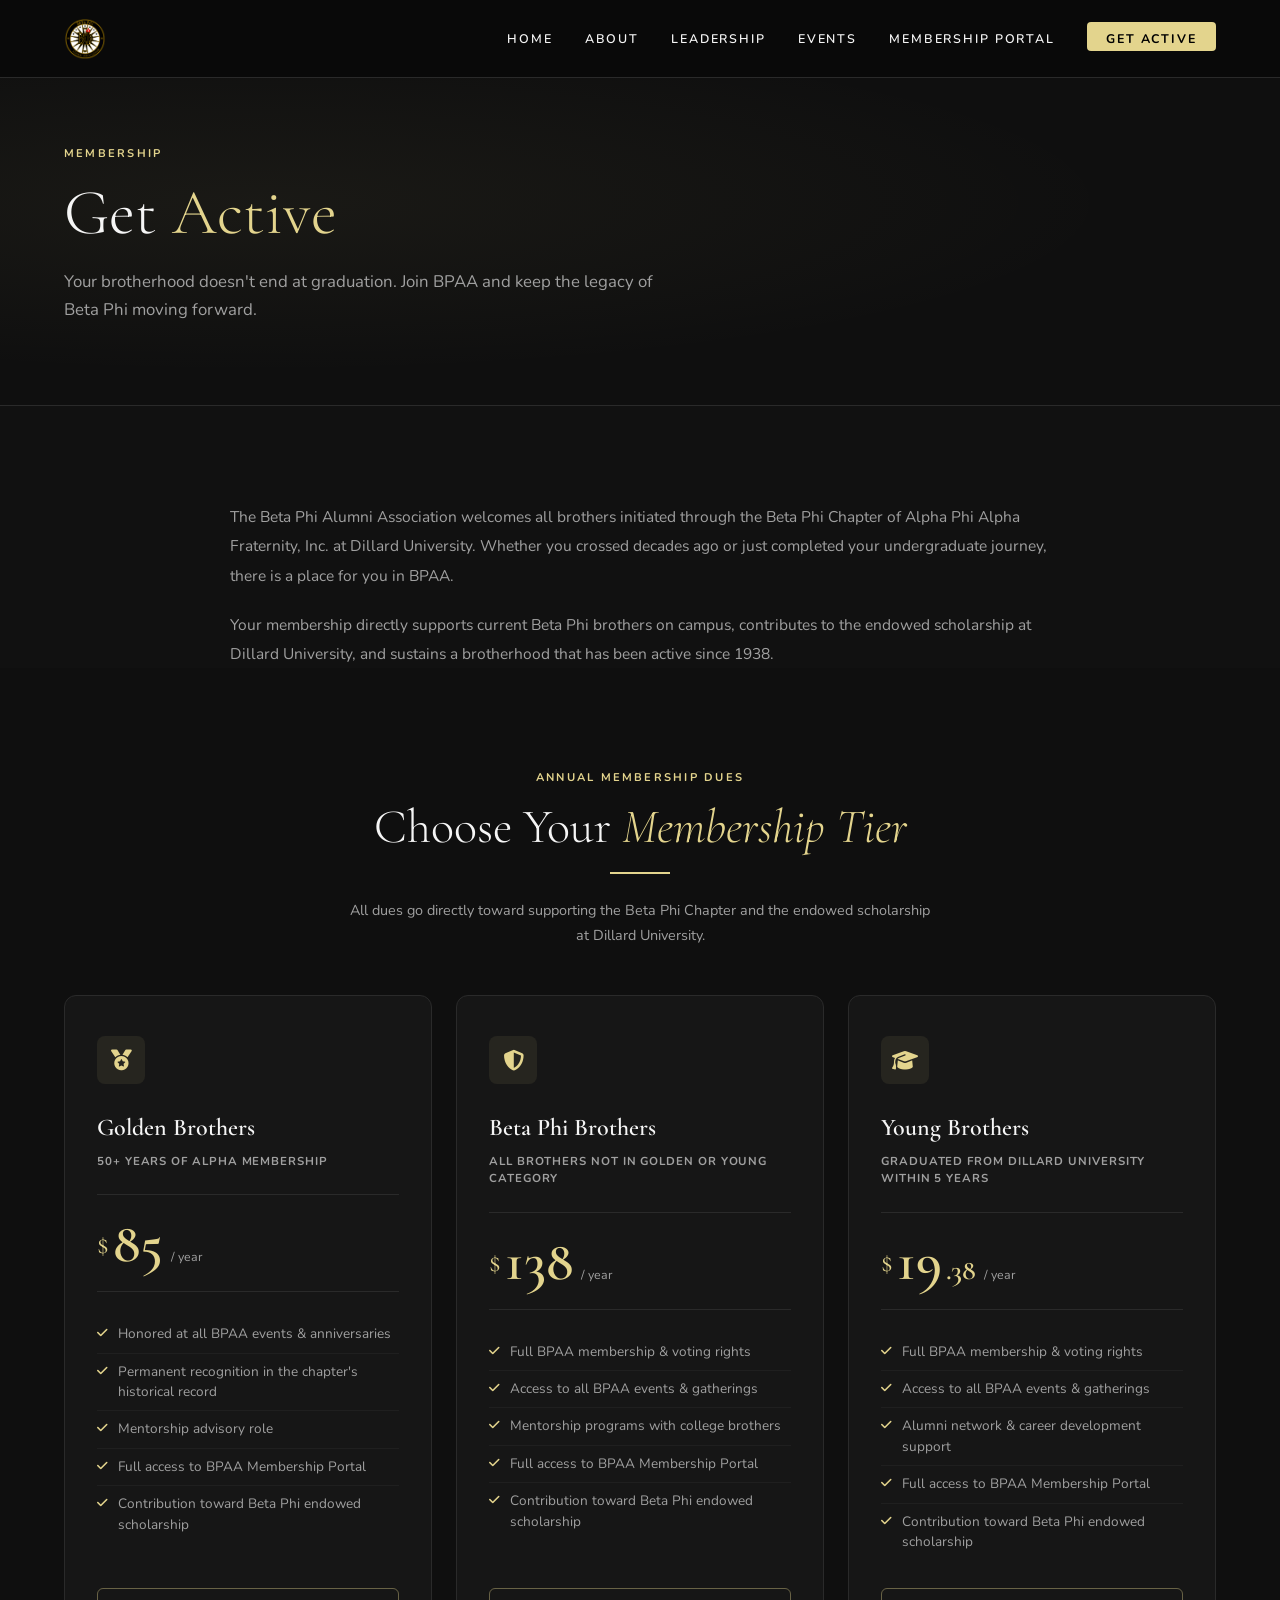
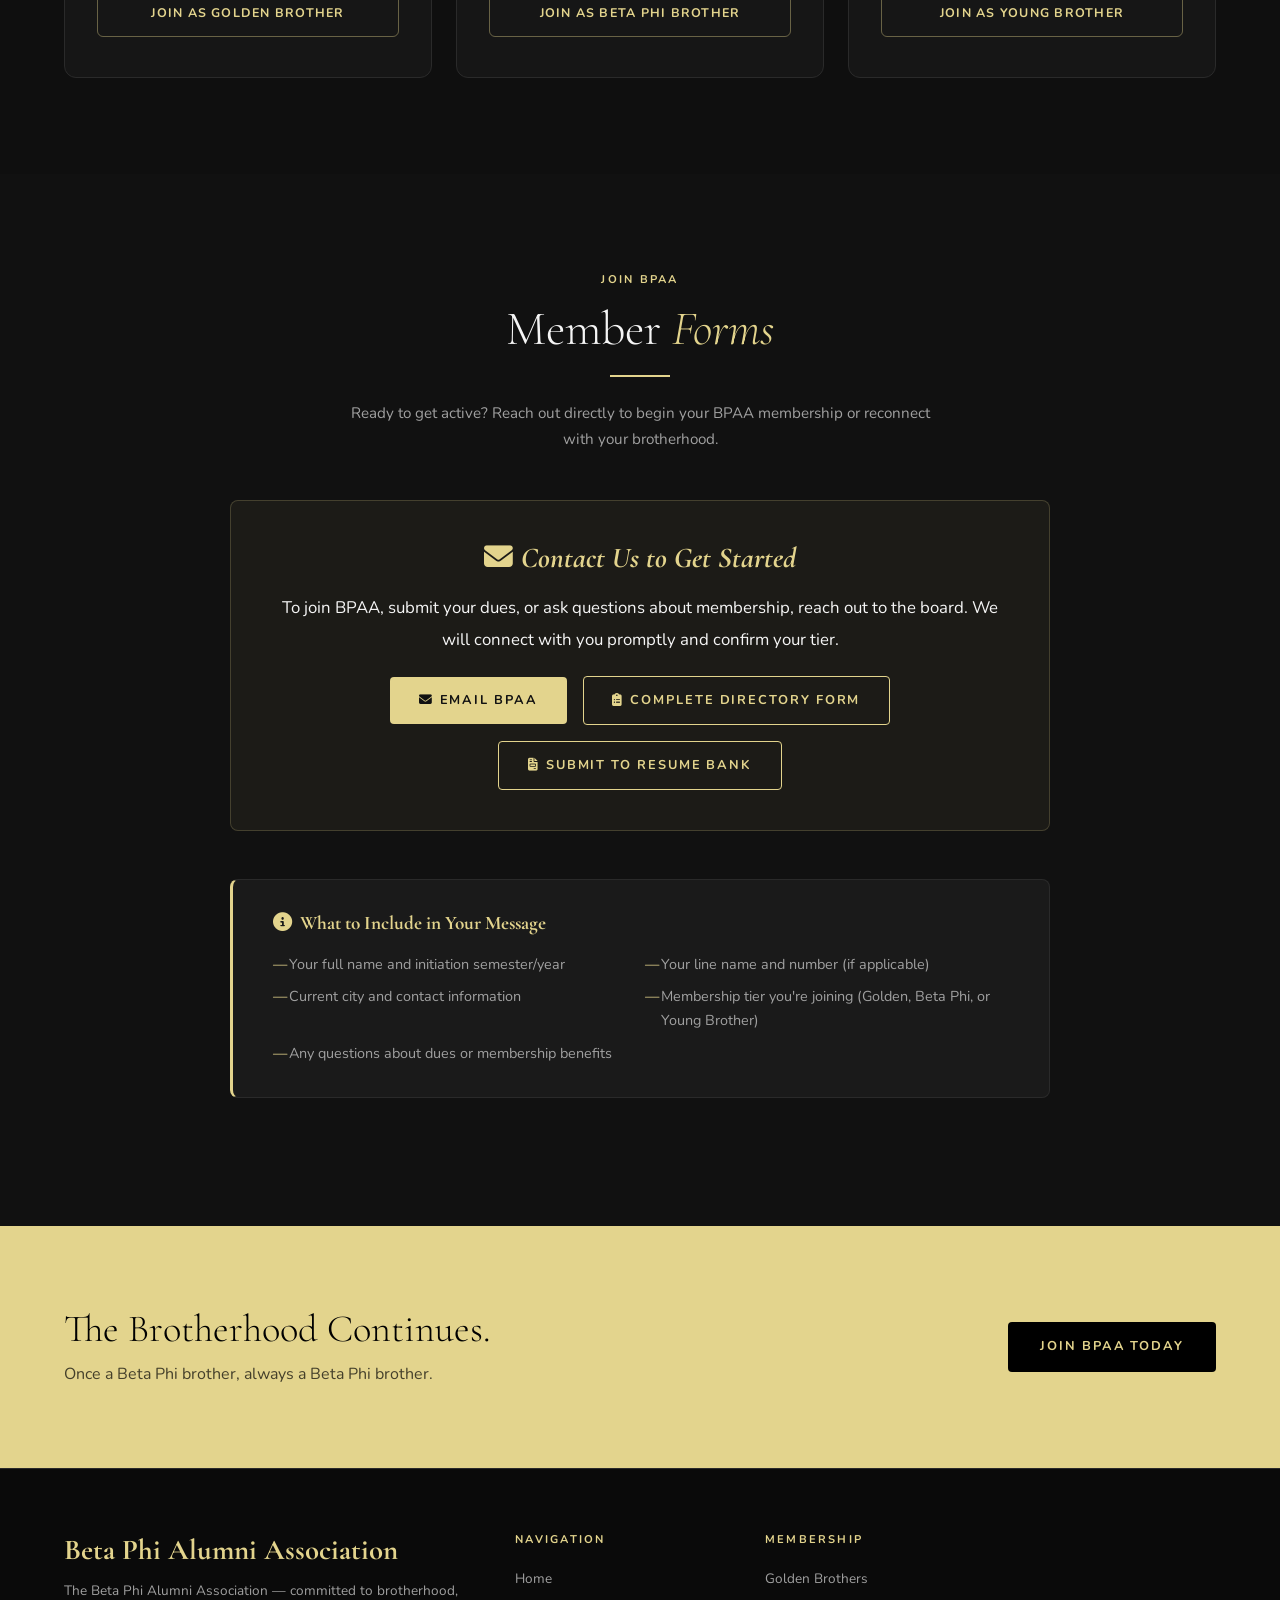
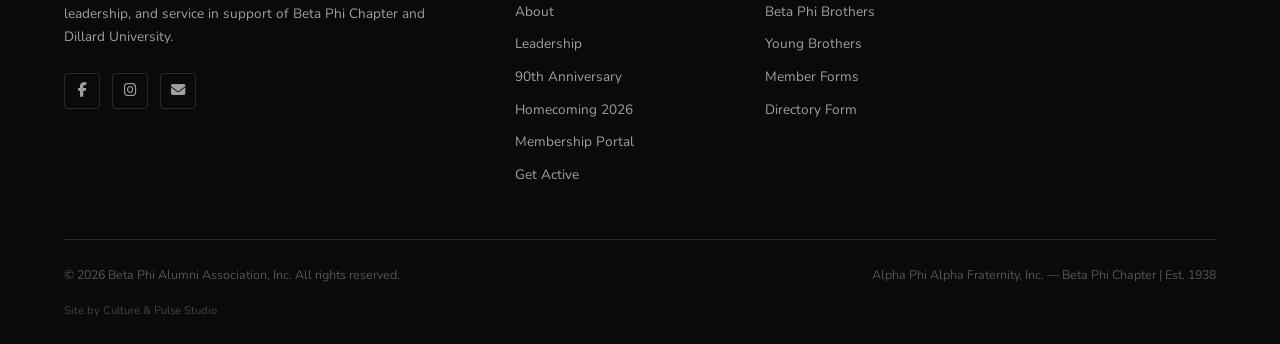
<file: get-active.html>
<!DOCTYPE html>
<html lang="en">
<head>
<meta charset="UTF-8" />
<meta name="viewport" content="width=device-width, initial-scale=1.0"/>
<title>Get Active | Beta Phi Alumni Association</title>
<meta name="description" content="Join the Beta Phi Alumni Association. Support current Beta Phi brothers, Dillard University, and a lifelong brotherhood." />
<link rel="icon" type="image/x-icon" href="favicon.ico" />
<link rel="apple-touch-icon" href="images/bpaalogo.png">
<link rel="preconnect" href="https://fonts.googleapis.com">
<link rel="preconnect" href="https://fonts.gstatic.com" crossorigin>
<link href="https://fonts.googleapis.com/css2?family=Cormorant+Garamond:ital,wght@0,300;0,400;0,600;0,700;1,400&family=Nunito:wght@300;400;500;600;700&display=swap" rel="stylesheet">
<link rel="stylesheet" href="https://cdnjs.cloudflare.com/ajax/libs/font-awesome/6.5.2/css/all.min.css"/>
<link rel="stylesheet" href="main.css" />
</head>
<body>

<!-- NAV -->
<nav class="site-nav" id="siteNav">
  <div class="container">
    <a href="index.html" class="nav-brand" style="text-decoration:none;">
      <img src="images/bpaalogo.png" alt="Beta Phi Alumni Association" style="height:42px; width:auto; display:block;" />
    </a>
    <ul class="nav-links">
      <li><a href="index.html">Home</a></li>
      <li><a href="about.html">About</a></li>
      <li><a href="leadership.html">Leadership</a></li>
      <li>
        <a href="#">Events</a>
        <div class="nav-dropdown"><div class="nav-dropdown-inner">
          <a href="beta-phi-90th.html">Beta Phi 90th Anniversary</a>
          <a href="https://www.dillard.edu/about/administration/institutional-advancement/alumni-relations/homecoming26/" target="_blank" rel="noopener noreferrer">Homecoming 2026</a>
        </div></div>
      </li>
      <li><a href="members.html">Membership Portal</a></li>
      <li><a href="get-active.html" class="nav-cta">Get Active</a></li>
    </ul>
    <button class="nav-toggle" id="navToggle" aria-label="Toggle navigation">
      <span></span><span></span><span></span>
    </button>
  </div>
  <div class="nav-mobile" id="navMobile">
    <a href="index.html">Home</a>
    <a href="about.html">About</a>
    <a href="leadership.html">Leadership</a>
    <a href="beta-phi-90th.html">Events — 90th Anniversary</a>
    <a href="https://www.dillard.edu/about/administration/institutional-advancement/alumni-relations/homecoming26/" target="_blank" rel="noopener noreferrer">Events — Homecoming 2026</a>
    <a href="members.html">Membership Portal</a>
    <a href="get-active.html">Get Active</a>
  </div>
</nav>

<!-- PAGE HERO -->
<section class="page-hero">
  <div class="container page-hero-content">
    <span class="section-label">Membership</span>
    <h1>Get <span>Active</span></h1>
    <p>Your brotherhood doesn't end at graduation. Join BPAA and keep the legacy of Beta Phi moving forward.</p>
  </div>
</section>

<!-- INTRO -->
<section class="history-section" style="padding-bottom: 0;">
  <div class="container">
    <div class="history-content">
      <p>
        The Beta Phi Alumni Association welcomes all brothers initiated through the Beta Phi Chapter of Alpha Phi Alpha Fraternity, Inc. at Dillard University. Whether you crossed decades ago or just completed your undergraduate journey, there is a place for you in BPAA.
      </p>
      <p>
        Your membership directly supports current Beta Phi brothers on campus, contributes to the endowed scholarship at Dillard University, and sustains a brotherhood that has been active since 1938.
      </p>
    </div>
  </div>
</section>

<!-- MEMBERSHIP TIERS -->
<section class="tiers-section" id="golden">
  <div class="container">
    <div style="text-align:center; margin-bottom:1rem;" class="fade-up">
      <span class="section-label">Annual Membership Dues</span>
      <h2 style="font-family:'Cormorant Garamond',serif; font-size:clamp(2rem,4vw,3rem); color:var(--text); font-weight:300; margin-bottom:0.5rem;">
        Choose Your <span style="color:var(--gold); font-style:italic;">Membership Tier</span>
      </h2>
      <div class="gold-divider"></div>
      <p style="color:var(--muted); max-width:580px; margin:0.5rem auto 0; font-size:0.9rem;">
        All dues go directly toward supporting the Beta Phi Chapter and the endowed scholarship at Dillard University.
      </p>
    </div>

    <div class="tiers-grid">

      <!-- GOLDEN BROTHERS -->
      <div class="tier-card fade-up" id="golden-card">
        <div class="tier-icon"><i class="fas fa-medal"></i></div>
        <div class="tier-name">Golden Brothers</div>
        <div class="tier-eligibility">50+ Years of Alpha Membership</div>
        <div class="tier-price-wrap">
          <span class="tier-dollar">$</span>
          <span class="tier-price">85</span>
          <span class="tier-per">/ year</span>
        </div>
        <ul class="tier-benefits">
          <li><i class="fas fa-check"></i>Honored at all BPAA events & anniversaries</li>
          <li><i class="fas fa-check"></i>Permanent recognition in the chapter's historical record</li>
          <li><i class="fas fa-check"></i>Mentorship advisory role</li>
          <li><i class="fas fa-check"></i>Full access to BPAA Membership Portal</li>
          <li><i class="fas fa-check"></i>Contribution toward Beta Phi endowed scholarship</li>
        </ul>
        <a href="mailto:betaphialumniassociation@gmail.com?subject=Golden Brother Membership" class="tier-btn">Join as Golden Brother</a>
      </div>

      <!-- BETA PHI BROTHERS -->
      <div class="tier-card fade-up fade-up-delay-1" id="young">
        <div class="tier-icon"><i class="fas fa-shield-alt"></i></div>
        <div class="tier-name">Beta Phi Brothers</div>
        <div class="tier-eligibility">All Brothers Not in Golden or Young Category</div>
        <div class="tier-price-wrap">
          <span class="tier-dollar">$</span>
          <span class="tier-price">138</span>
          <span class="tier-per">/ year</span>
        </div>
        <ul class="tier-benefits">
          <li><i class="fas fa-check"></i>Full BPAA membership & voting rights</li>
          <li><i class="fas fa-check"></i>Access to all BPAA events & gatherings</li>
          <li><i class="fas fa-check"></i>Mentorship programs with college brothers</li>
          <li><i class="fas fa-check"></i>Full access to BPAA Membership Portal</li>
          <li><i class="fas fa-check"></i>Contribution toward Beta Phi endowed scholarship</li>
        </ul>
        <a href="mailto:betaphialumniassociation@gmail.com?subject=Beta Phi Brother Membership" class="tier-btn">Join as Beta Phi Brother</a>
      </div>

      <!-- YOUNG BROTHERS -->
      <div class="tier-card fade-up fade-up-delay-2" id="college">
        <div class="tier-icon"><i class="fas fa-graduation-cap"></i></div>
        <div class="tier-name">Young Brothers</div>
        <div class="tier-eligibility">Graduated from Dillard University Within 5 Years</div>
        <div class="tier-price-wrap">
          <span class="tier-dollar">$</span>
          <span class="tier-price">19</span>
          <span class="tier-price-cent">.38</span>
          <span class="tier-per">/ year</span>
        </div>
        <ul class="tier-benefits">
          <li><i class="fas fa-check"></i>Full BPAA membership & voting rights</li>
          <li><i class="fas fa-check"></i>Access to all BPAA events & gatherings</li>
          <li><i class="fas fa-check"></i>Alumni network & career development support</li>
          <li><i class="fas fa-check"></i>Full access to BPAA Membership Portal</li>
          <li><i class="fas fa-check"></i>Contribution toward Beta Phi endowed scholarship</li>
        </ul>
        <a href="mailto:betaphialumniassociation@gmail.com?subject=Young Brother Membership" class="tier-btn">Join as Young Brother</a>
      </div>

    </div>
  </div>
</section>

<!-- MEMBER FORMS -->
<section class="history-section" id="forms">
  <div class="container">
    <div style="text-align:center; margin-bottom: 3rem;" class="fade-up">
      <span class="section-label">Join BPAA</span>
      <h2 style="font-size:clamp(2rem,4vw,3rem); font-weight:300; margin-bottom:0.5rem;">
        Member <span style="color:var(--gold); font-style:italic;">Forms</span>
      </h2>
      <div class="gold-divider"></div>
      <p style="color:var(--muted); max-width:580px; margin:0 auto; font-size:0.95rem;">
        Ready to get active? Reach out directly to begin your BPAA membership or reconnect with your brotherhood.
      </p>
    </div>
    <div class="history-content">
      <div class="mission-box fade-up">
        <h3><i class="fas fa-envelope" style="color:var(--gold); margin-right:0.5rem;"></i>Contact Us to Get Started</h3>
        <p>
          To join BPAA, submit your dues, or ask questions about membership, reach out to the board. We will connect with you promptly and confirm your tier.
        </p>
        <div style="margin-top: 1.25rem; display:flex; flex-wrap:wrap; gap: 1rem; align-items:center; justify-content:center;">
          <a href="mailto:betaphialumniassociation@gmail.com?subject=BPAA Membership Inquiry" class="btn-gold">
            <i class="fas fa-envelope" style="margin-right:6px;"></i>Email BPAA
          </a>
          <a href="directory-form.html" class="btn-outline">
            <i class="fas fa-clipboard-list" style="margin-right:6px;"></i>Complete Directory Form
          </a>
          <a href="resume-bank.html" class="btn-outline">
            <i class="fas fa-file-invoice" style="margin-right:6px;"></i>Submit to Resume Bank
          </a>
        </div>
      </div>
      <div class="founding-members fade-up" style="margin-top: 2rem;">
        <h3><i class="fas fa-info-circle" style="color:var(--gold); margin-right:0.5rem;"></i>What to Include in Your Message</h3>
        <ul>
          <li>Your full name and initiation semester/year</li>
          <li>Your line name and number (if applicable)</li>
          <li>Current city and contact information</li>
          <li>Membership tier you're joining (Golden, Beta Phi, or Young Brother)</li>
          <li>Any questions about dues or membership benefits</li>
        </ul>
      </div>
    </div>
  </div>
</section>

<!-- CTA -->
<section class="cta-section">
  <div class="container">
    <div>
      <h2>The Brotherhood Continues.</h2>
      <p>Once a Beta Phi brother, always a Beta Phi brother.</p>
    </div>
    <a href="mailto:betaphialumniassociation@gmail.com?subject=BPAA Membership Inquiry" class="btn-black">Join BPAA Today</a>
  </div>
</section>

<!-- FOOTER -->
<footer class="site-footer">
  <div class="container">
    <div class="footer-grid">
      <div class="footer-brand">
        <h3>Beta Phi Alumni Association</h3>
        <p>The Beta Phi Alumni Association — committed to brotherhood, leadership, and service in support of Beta Phi Chapter and Dillard University.</p>
        <div class="footer-social">
          <a href="https://www.facebook.com/profile.php?id=61578446081453" target="_blank" aria-label="Facebook"><i class="fab fa-facebook-f"></i></a>
          <a href="https://www.instagram.com/bpaa_1938/" target="_blank" aria-label="Instagram"><i class="fab fa-instagram"></i></a>
          <a href="mailto:betaphialumniassociation@gmail.com" aria-label="Email"><i class="fas fa-envelope"></i></a>
        </div>
      </div>
      <div class="footer-col">
        <h4>Navigation</h4>
        <a href="index.html">Home</a>
        <a href="about.html">About</a>
        <a href="leadership.html">Leadership</a>
        <a href="beta-phi-90th.html">90th Anniversary</a>
        <a href="https://www.dillard.edu/about/administration/institutional-advancement/alumni-relations/homecoming26/" target="_blank" rel="noopener noreferrer">Homecoming 2026</a>
        <a href="members.html">Membership Portal</a>
        <a href="get-active.html">Get Active</a>
      </div>
      <div class="footer-col">
        <h4>Membership</h4>
        <a href="get-active.html#golden-card">Golden Brothers</a>
        <a href="get-active.html#young">Beta Phi Brothers</a>
        <a href="get-active.html#college">Young Brothers</a>
        <a href="get-active.html#forms">Member Forms</a>
        <a href="directory-form.html">Directory Form</a>
      </div>
    </div>
    <div class="footer-bottom">
      <p>© 2026 Beta Phi Alumni Association, Inc. All rights reserved.</p>
      <p>Alpha Phi Alpha Fraternity, Inc. — Beta Phi Chapter | Est. 1938</p>
      <p class="footer-credit">Site by <a href="https://cultureandpulse.org" target="_blank" rel="noopener">Culture &amp; Pulse Studio</a></p>
    </div>
  </div>
</footer>

<script>
  document.getElementById('navToggle').addEventListener('click', function() {
    document.getElementById('navMobile').classList.toggle('open');
  });
  const observer = new IntersectionObserver((entries) => {
    entries.forEach(e => { if (e.isIntersecting) e.target.classList.add('visible'); });
  }, { threshold: 0.1 });
  document.querySelectorAll('.fade-up').forEach(el => observer.observe(el));
</script>
<script src="script.js"></script>
</body>
</html>
</file>
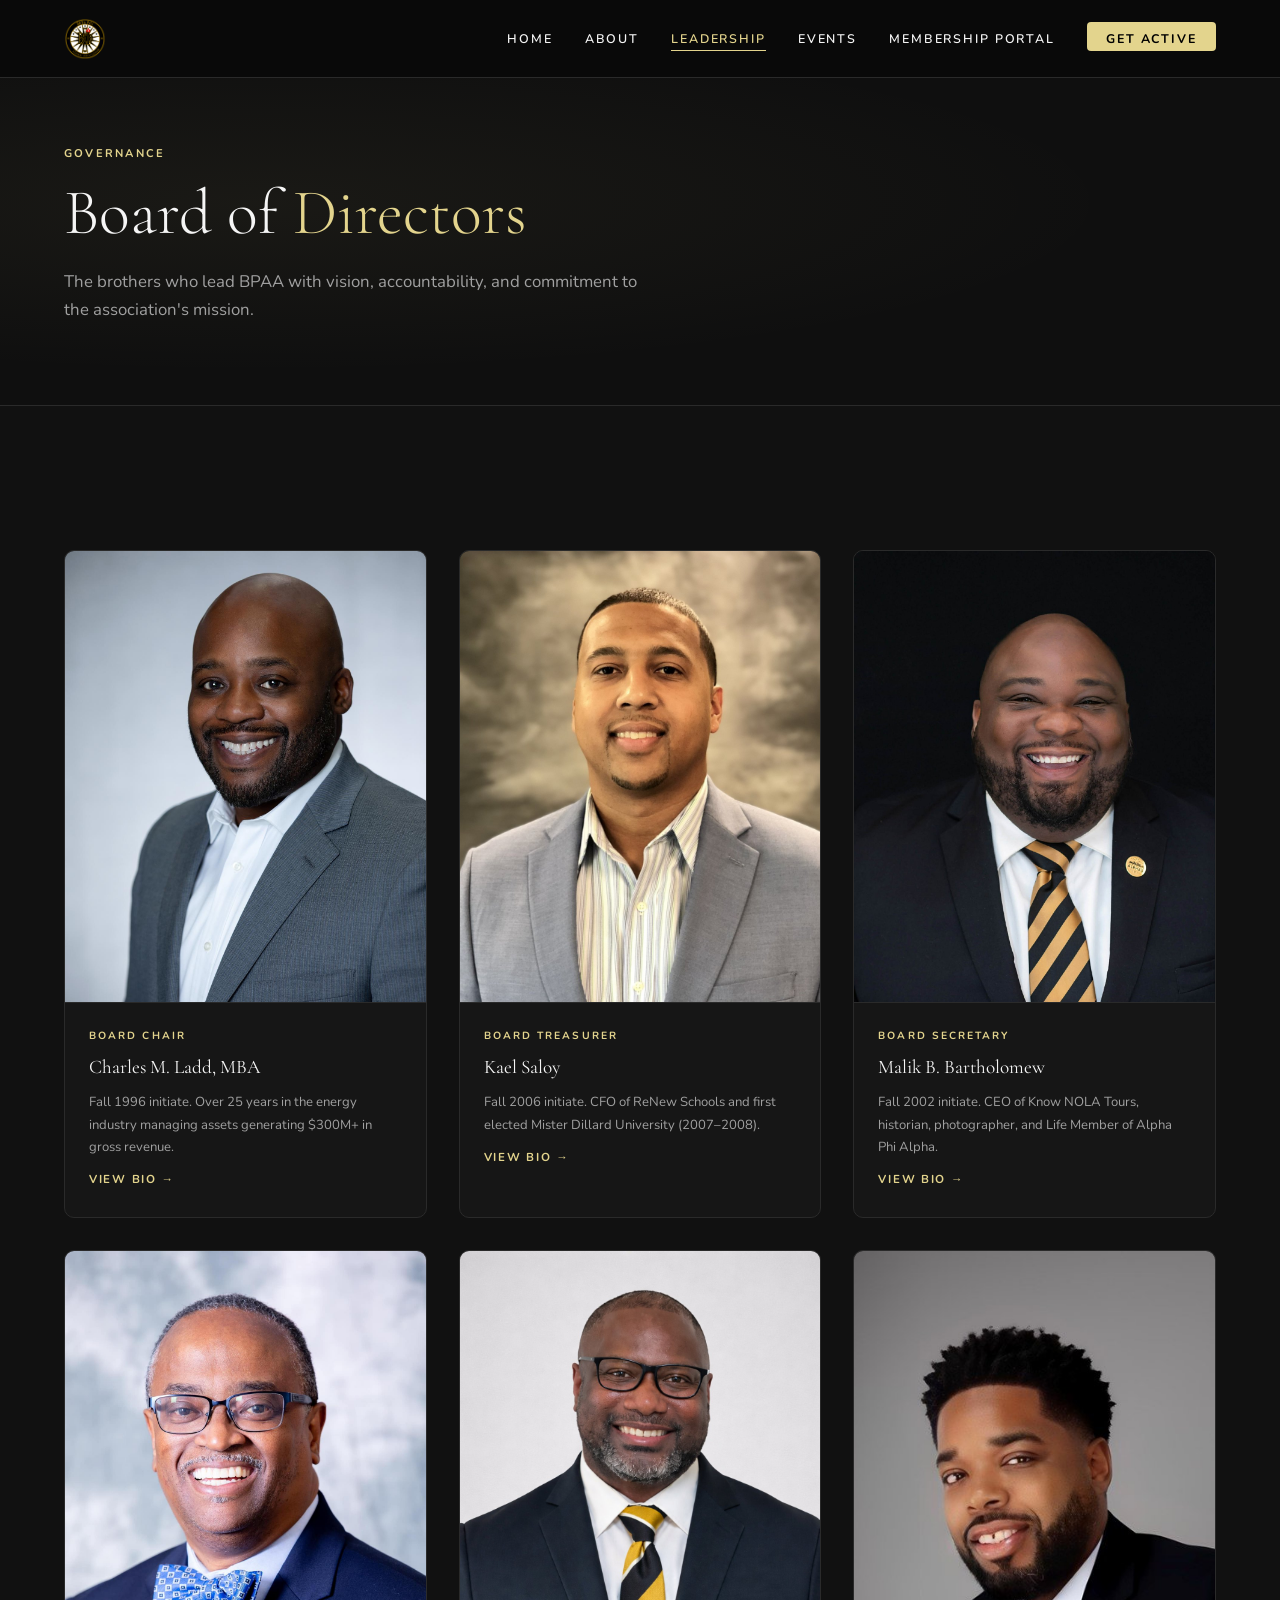
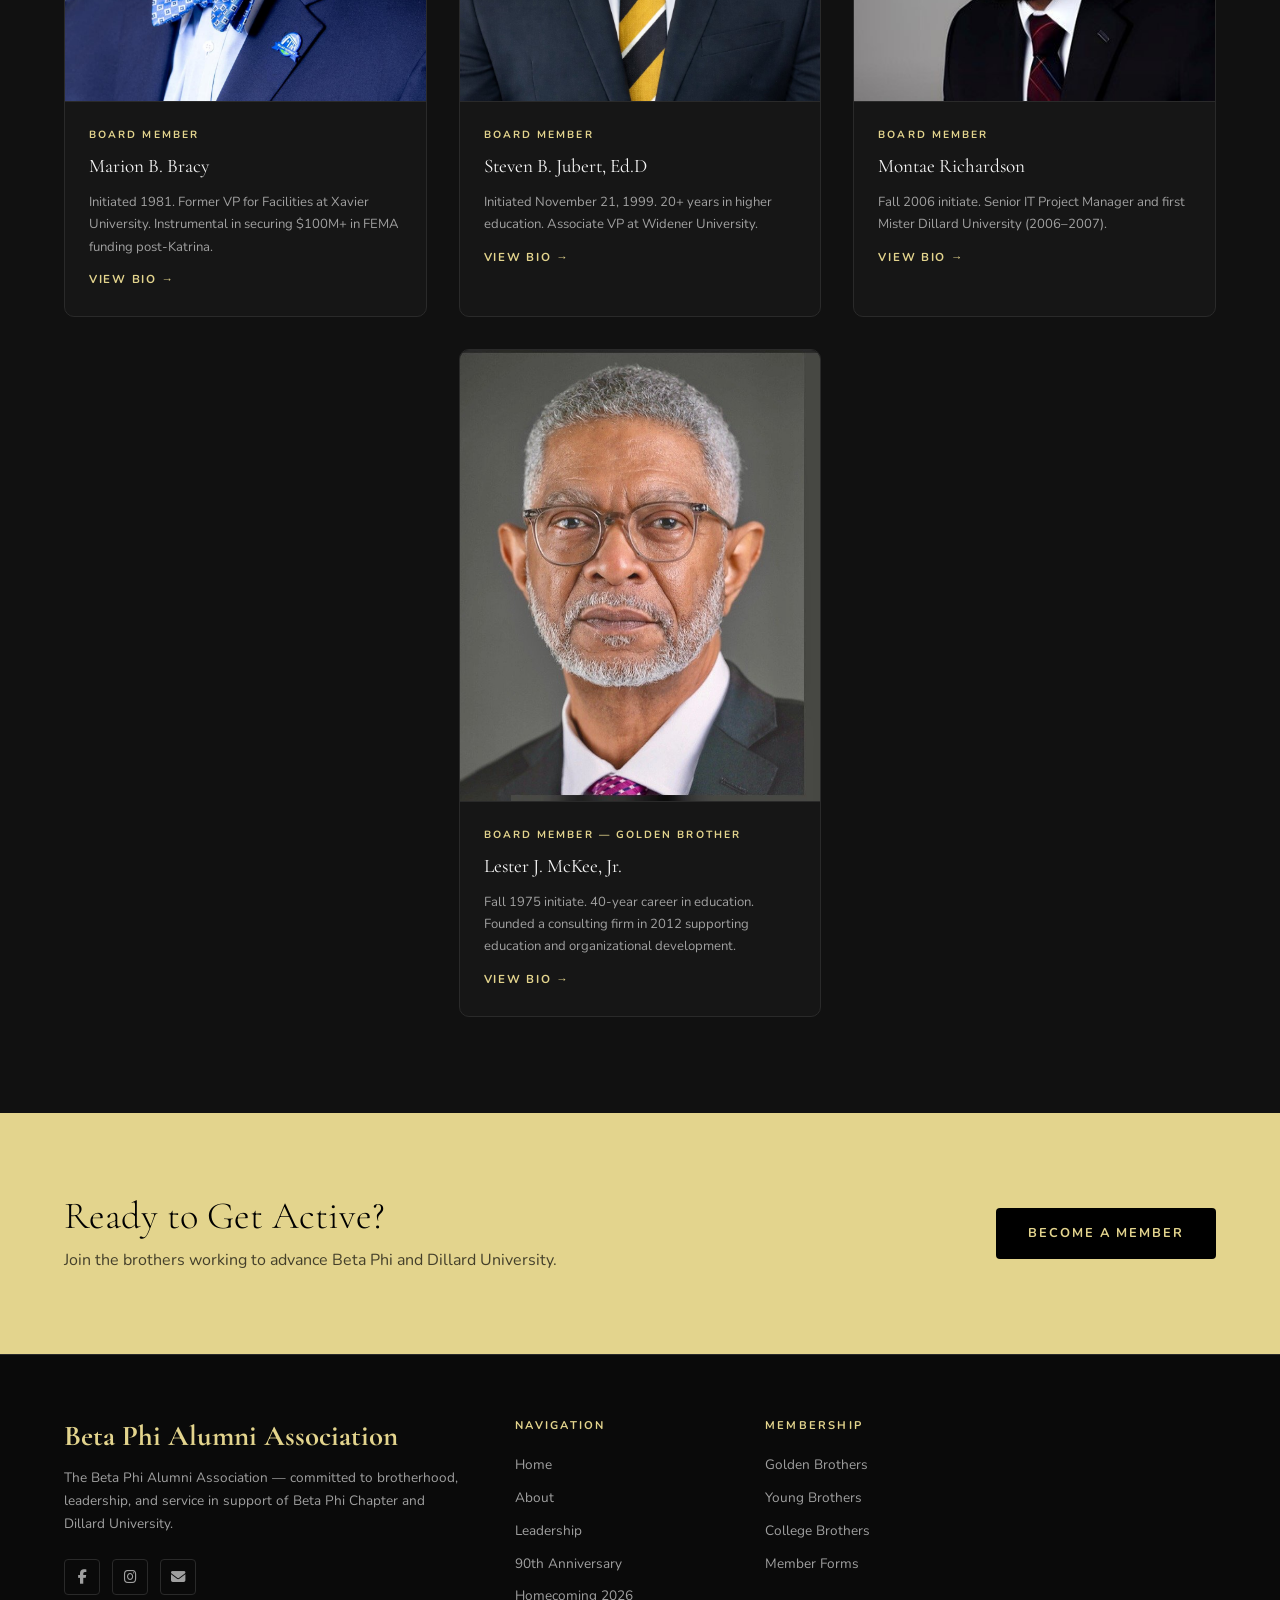
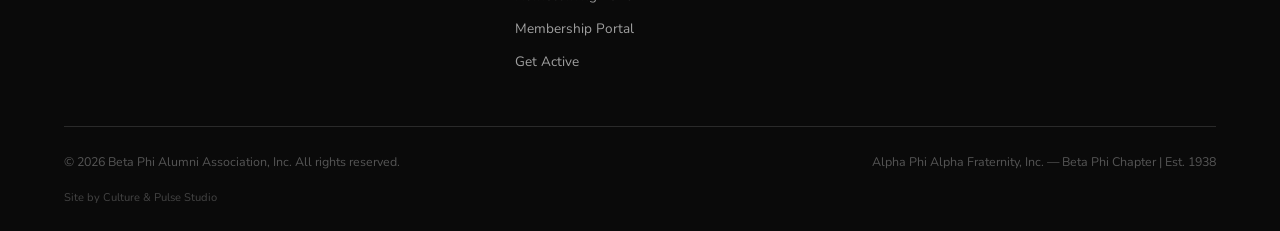
<file: leadership.html>
<!DOCTYPE html>
<html lang="en">
<head>
<meta charset="UTF-8" />
<meta name="viewport" content="width=device-width, initial-scale=1.0"/>
<title>Leadership | Beta Phi Alumni Association</title>
<meta name="description" content="Meet the Board of Directors of the Beta Phi Alumni Association." />
<link rel="icon" type="image/x-icon" href="favicon.ico" />
<link rel="preconnect" href="https://fonts.googleapis.com">
<link rel="preconnect" href="https://fonts.gstatic.com" crossorigin>
<link href="https://fonts.googleapis.com/css2?family=Cormorant+Garamond:ital,wght@0,300;0,400;0,600;0,700;1,400&family=Nunito:wght@300;400;500;600;700&display=swap" rel="stylesheet">
<link rel="stylesheet" href="https://cdnjs.cloudflare.com/ajax/libs/font-awesome/6.5.2/css/all.min.css"/>
<link rel="stylesheet" href="main.css" />
</head>
<body>

<!-- NAV -->
<nav class="site-nav" id="siteNav">
  <div class="container">
    <a href="index.html" class="nav-brand" style="text-decoration:none;">
      <img src="images/bpaalogo.png" alt="Beta Phi Alumni Association" style="height:42px; width:auto; display:block;" />
    </a>
    <ul class="nav-links">
      <li><a href="index.html">Home</a></li>
      <li><a href="about.html">About</a></li>
      <li><a href="leadership.html">Leadership</a></li>
      <li>
        <a href="#">Events</a>
        <div class="nav-dropdown"><div class="nav-dropdown-inner">
          <a href="beta-phi-90th.html">Beta Phi 90th Anniversary</a>
          <a href="https://www.dillard.edu/about/administration/institutional-advancement/alumni-relations/homecoming26/" target="_blank" rel="noopener noreferrer">Homecoming 2026</a>
        </div></div>
      </li>
      <li><a href="members.html">Membership Portal</a></li>
      <li><a href="get-active.html" class="nav-cta">Get Active</a></li>
    </ul>
    <button class="nav-toggle" id="navToggle" aria-label="Toggle navigation">
      <span></span><span></span><span></span>
    </button>
  </div>
  <div class="nav-mobile" id="navMobile">
    <a href="index.html">Home</a>
    <a href="about.html">About</a>
    <a href="leadership.html">Leadership</a>
    <a href="beta-phi-90th.html">Events — 90th Anniversary</a>
    <a href="https://www.dillard.edu/about/administration/institutional-advancement/alumni-relations/homecoming26/" target="_blank" rel="noopener noreferrer">Events — Homecoming 2026</a>
    <a href="members.html">Membership Portal</a>
    <a href="get-active.html">Get Active</a>
  </div>
</nav>

<!-- PAGE HERO -->
<section class="page-hero">
  <div class="container page-hero-content">
    <span class="section-label">Governance</span>
    <h1>Board of <span>Directors</span></h1>
    <p>The brothers who lead BPAA with vision, accountability, and commitment to the association's mission.</p>
  </div>
</section>

<!-- BOARD GRID -->
<section class="leadership-section">
  <div class="container">
    <div class="board-grid" id="boardGrid">

      <div class="board-member fade-up" data-member="ladd">
        <img src="images/charles-ladd.jpg" alt="Charles M. Ladd" class="board-member-img"
          onerror="this.style.display='none'; this.nextElementSibling.style.display='flex';" />
        <div class="board-member-img-placeholder" style="display:none;"><i class="fas fa-user"></i></div>
        <div class="board-member-info">
          <div class="board-member-role">Board Chair</div>
          <div class="board-member-name">Charles M. Ladd, MBA</div>
          <div class="board-member-bio">Fall 1996 initiate. Over 25 years in the energy industry managing assets generating $300M+ in gross revenue.</div>
          <span class="view-bio-btn">View Bio</span>
        </div>
      </div>

      <div class="board-member fade-up fade-up-delay-1" data-member="saloy">
        <img src="images/Saloy.jpg" alt="Kael Saloy" class="board-member-img"
          onerror="this.style.display='none'; this.nextElementSibling.style.display='flex';" />
        <div class="board-member-img-placeholder" style="display:none;"><i class="fas fa-user"></i></div>
        <div class="board-member-info">
          <div class="board-member-role">Board Treasurer</div>
          <div class="board-member-name">Kael Saloy</div>
          <div class="board-member-bio">Fall 2006 initiate. CFO of ReNew Schools and first elected Mister Dillard University (2007–2008).</div>
          <span class="view-bio-btn">View Bio</span>
        </div>
      </div>

      <div class="board-member fade-up fade-up-delay-2" data-member="malik">
        <img src="images/malik-headshot.jpg" alt="Malik B. Bartholomew" class="board-member-img"
          onerror="this.style.display='none'; this.nextElementSibling.style.display='flex';" />
        <div class="board-member-img-placeholder" style="display:none;"><i class="fas fa-user"></i></div>
        <div class="board-member-info">
          <div class="board-member-role">Board Secretary</div>
          <div class="board-member-name">Malik B. Bartholomew</div>
          <div class="board-member-bio">Fall 2002 initiate. CEO of Know NOLA Tours, historian, photographer, and Life Member of Alpha Phi Alpha.</div>
          <span class="view-bio-btn">View Bio</span>
        </div>
      </div>

      <div class="board-member fade-up" data-member="bracy">
        <img src="images/bracy-headshot.jpg" alt="Marion B. Bracy" class="board-member-img"
          onerror="this.style.display='none'; this.nextElementSibling.style.display='flex';" />
        <div class="board-member-img-placeholder" style="display:none;"><i class="fas fa-user"></i></div>
        <div class="board-member-info">
          <div class="board-member-role">Board Member</div>
          <div class="board-member-name">Marion B. Bracy</div>
          <div class="board-member-bio">Initiated 1981. Former VP for Facilities at Xavier University. Instrumental in securing $100M+ in FEMA funding post-Katrina.</div>
          <span class="view-bio-btn">View Bio</span>
        </div>
      </div>

      <div class="board-member fade-up fade-up-delay-1" data-member="jubert">
        <img src="images/steven-jubert.jpg" alt="Steven B. Jubert, Ed.D" class="board-member-img"
          onerror="this.style.display='none'; this.nextElementSibling.style.display='flex';" />
        <div class="board-member-img-placeholder" style="display:none;"><i class="fas fa-user"></i></div>
        <div class="board-member-info">
          <div class="board-member-role">Board Member</div>
          <div class="board-member-name">Steven B. Jubert, Ed.D</div>
          <div class="board-member-bio">Initiated November 21, 1999. 20+ years in higher education. Associate VP at Widener University.</div>
          <span class="view-bio-btn">View Bio</span>
        </div>
      </div>

      <div class="board-member fade-up fade-up-delay-2" data-member="montae">
        <img src="images/montaerichardson-headshot.jpg" alt="Montae Richardson" class="board-member-img"
          onerror="this.style.display='none'; this.nextElementSibling.style.display='flex';" />
        <div class="board-member-img-placeholder" style="display:none;"><i class="fas fa-user"></i></div>
        <div class="board-member-info">
          <div class="board-member-role">Board Member</div>
          <div class="board-member-name">Montae Richardson</div>
          <div class="board-member-bio">Fall 2006 initiate. Senior IT Project Manager and first Mister Dillard University (2006–2007).</div>
          <span class="view-bio-btn">View Bio</span>
        </div>
      </div>

      <div class="board-member fade-up" data-member="mckee" style="grid-column: 2;">
        <img src="images/lester-mckee.jpg" alt="Lester J. McKee, Jr." class="board-member-img"
          onerror="this.style.display='none'; this.nextElementSibling.style.display='flex';" />
        <div class="board-member-img-placeholder" style="display:none;"><i class="fas fa-user"></i></div>
        <div class="board-member-info">
          <div class="board-member-role">Board Member — Golden Brother</div>
          <div class="board-member-name">Lester J. McKee, Jr.</div>
          <div class="board-member-bio">Fall 1975 initiate. 40-year career in education. Founded a consulting firm in 2012 supporting education and organizational development.</div>
          <span class="view-bio-btn">View Bio</span>
        </div>
      </div>

    </div>
  </div>
</section>

<!-- BIO MODAL -->
<div class="bio-modal" id="bioModal" role="dialog" aria-modal="true">
  <div class="bio-modal-inner" id="bioModalInner">
    <button class="bio-modal-close" id="bioModalClose" aria-label="Close">
      <i class="fas fa-times"></i>
    </button>
    <div class="bio-modal-photo" id="bioModalPhoto">
      <i class="fas fa-user"></i>
    </div>
    <div class="bio-modal-body">
      <div class="bio-modal-role" id="bioModalRole"></div>
      <div class="bio-modal-name" id="bioModalName"></div>
      <div class="bio-modal-text" id="bioModalText"></div>
    </div>
  </div>
</div>

<!-- CTA -->
<section class="cta-section">
  <div class="container">
    <div>
      <h2>Ready to Get Active?</h2>
      <p>Join the brothers working to advance Beta Phi and Dillard University.</p>
    </div>
    <a href="get-active.html" class="btn-black">Become a Member</a>
  </div>
</section>

<!-- FOOTER -->
<footer class="site-footer">
  <div class="container">
    <div class="footer-grid">
      <div class="footer-brand">
        <h3>Beta Phi Alumni Association</h3>
        <p>The Beta Phi Alumni Association — committed to brotherhood, leadership, and service in support of Beta Phi Chapter and Dillard University.</p>
        <div class="footer-social">
          <a href="https://www.facebook.com/profile.php?id=61578446081453" target="_blank" aria-label="Facebook"><i class="fab fa-facebook-f"></i></a>
          <a href="https://www.instagram.com/bpaa_1938/" target="_blank" aria-label="Instagram"><i class="fab fa-instagram"></i></a>
          <a href="mailto:betaphialumniassociation@gmail.com" aria-label="Email"><i class="fas fa-envelope"></i></a>
        </div>
      </div>
      <div class="footer-col">
        <h4>Navigation</h4>
        <a href="index.html">Home</a>
        <a href="about.html">About</a>
        <a href="leadership.html">Leadership</a>
        <a href="beta-phi-90th.html">90th Anniversary</a>
        <a href="https://www.dillard.edu/about/administration/institutional-advancement/alumni-relations/homecoming26/" target="_blank" rel="noopener noreferrer">Homecoming 2026</a>
        <a href="members.html">Membership Portal</a>
        <a href="get-active.html">Get Active</a>
      </div>
      <div class="footer-col">
        <h4>Membership</h4>
        <a href="get-active.html#golden">Golden Brothers</a>
        <a href="get-active.html#young">Young Brothers</a>
        <a href="get-active.html#college">College Brothers</a>
        <a href="get-active.html#forms">Member Forms</a>
      </div>
    </div>
    <div class="footer-bottom">
      <p>© 2026 Beta Phi Alumni Association, Inc. All rights reserved.</p>
      <p>Alpha Phi Alpha Fraternity, Inc. — Beta Phi Chapter | Est. 1938</p>
      <p class="footer-credit">Site by <a href="https://cultureandpulse.org" target="_blank" rel="noopener">Culture &amp; Pulse Studio</a></p>
    </div>
  </div>
</footer>

<script>
  document.getElementById('navToggle').addEventListener('click', function() {
    document.getElementById('navMobile').classList.toggle('open');
  });

  const observer = new IntersectionObserver((entries) => {
    entries.forEach(e => { if (e.isIntersecting) e.target.classList.add('visible'); });
  }, { threshold: 0.1 });
  document.querySelectorAll('.fade-up').forEach(el => observer.observe(el));

  const memberData = {
    ladd: {
      role: "Board Chair",
      name: "Charles M. Ladd, MBA",
      img: "images/charles-ladd.jpg",
      bio: `<p>Charles M. Ladd is a Fall 1996 initiate of the Beta Phi Chapter of Alpha Phi Alpha Fraternity, Inc. Charles is an experienced business development and marketing professional in the natural gas and crude oil sectors.</p>
            <p>He has over 25 years of experience in the energy industry, specializing in commercial contracts, asset development, and mergers and acquisitions with major global energy companies.</p>
            <p>He currently manages and budgets assets generating over $300 million in gross revenue, and is responsible for developing five-year rolling forecasts and growth strategies.</p>`
    },
    saloy: {
      role: "Board Treasurer",
      name: "Kael Saloy",
      img: "images/Saloy.jpg",
      bio: `<p>Kael Saloy is a Fall 2006 initiate of the Beta Phi Chapter of Alpha Phi Alpha Fraternity, Incorporated. Kael serves as Chief Financial Officer of ReNew Schools.</p>
            <p>He earned a degree in Economics and Finance from Dillard University in 2008 and was the first elected Mister Dillard University (2007–2008).</p>
            <p>He is currently a member of the Sigma Lambda Chapter of Alpha Phi Alpha Fraternity, Inc.</p>`
    },
    malik: {
      role: "Board Secretary",
      name: "Malik B. Bartholomew",
      img: "images/malik-headshot.jpg",
      bio: `<p>Malik Bartholomew is a Fall 2002 initiate of the Beta Phi Chapter of Alpha Phi Alpha Fraternity, Incorporated. Malik is a historian, photographer, archivist, and business owner.</p>
            <p>He is the CEO of Know NOLA Tours, LLC, where he provides historical tours, research, presentations, and consulting services.</p>
            <p>He serves on several boards in New Orleans and previously served as Chair of the Beta Phi Chapter's 85th Anniversary Committee. He is an active member of the Sigma Lambda Chapter and a Life Member of Alpha Phi Alpha Fraternity, Inc.</p>`
    },
    bracy: {
      role: "Board Member",
      name: "Marion B. Bracy",
      img: "images/bracy-headshot.jpg",
      bio: `<p>Marion B. Bracy was initiated into Alpha Phi Alpha Fraternity, Inc. on November 20, 1981, through the Beta Phi Chapter at Dillard University. From the start of his fraternity journey, he became actively involved in leadership at the city, state, regional, and national levels.</p>
            <p>He served as Acting Southwest Vice President, authored the first College Brothers Advisors Handbook adopted nationally, and became the youngest elected President of Sigma Lambda Chapter in 1989. Under his leadership, the chapter launched Project Alpha and helped secure the 1993 National Convention.</p>
            <p>Professionally, Brother Bracy has dedicated more than four decades to higher education administration. He joined Xavier University of Louisiana in 1998, eventually becoming Vice President for Facility Planning and Management. Following Hurricanes Katrina and Rita, he played a major role in Xavier's recovery, helping secure more than $100 million in FEMA funding and overseeing more than $250 million in construction and campus improvements.</p>
            <p>In 2022, he returned to Dillard University as Vice President for Facilities and Real Estate Management.</p>`
    },
    jubert: {
      role: "Board Member",
      name: "Steven B. Jubert, Ed.D",
      img: "images/steven-jubert.jpg",
      bio: `<p>Dr. Steven Jubert is a native of Lake Charles, Louisiana, and a proud initiate of the Beta Phi Chapter of Alpha Phi Alpha Fraternity, Inc., initiated on November 21, 1999, as part of the jewel line "The Great Revolt."</p>
            <p>He brings over 20 years of senior executive leadership in higher education and holds a Doctorate of Education (Ed.D.).</p>
            <p>He currently serves as Associate Vice President for Student Living, Learning, and Engagement at Widener University in Chester, Pennsylvania.</p>`
    },
    montae: {
      role: "Board Member",
      name: "Montae Richardson",
      img: "images/montaerichardson-headshot.jpg",
      bio: `<p>Montae Richardson is a Fall 2006 initiate of the Beta Phi Chapter of Alpha Phi Alpha Fraternity, Incorporated. Montae is a senior IT project manager.</p>
            <p>He earned a Bachelor of Science in Computer Science and was the first Mister Dillard University (2006–2007).</p>
            <p>He is an active member of the Beta Lambda Chapter. He is a husband and father.</p>`
    },
    mckee: {
      role: "Board Member — Golden Brother",
      name: "Lester J. McKee, Jr.",
      img: "images/lester-mckee.jpg",
      bio: `<p>Lester J. McKee Jr. is a Fall 1975 initiate of the Beta Phi Chapter of Alpha Phi Alpha Fraternity, Incorporated. Lester began his 40-year career in 1985 at Dillard University, teaching biology and chemistry and administering a National Institutes of Health-funded minority research program.</p>
            <p>He later served at William Paterson University as Director of Minority Education, and at Newark Public Schools as Founding Director of the Office of School-to-Careers and College Initiatives, managing federal grant funding in partnership with Lucent Technologies, Ford Motor Company, Bell Atlantic, and Porsche.</p>
            <p>He served in Atlanta Public Schools in senior leadership roles and helped design Georgia's first Early College High School in partnership with Georgia State University.</p>
            <p>In 2012, he founded a consulting firm supporting education and organizational development across the United States, and later served in executive roles with the College Success Foundation.</p>`
    }
  };

  document.querySelectorAll('.board-member').forEach(function(card) {
    card.addEventListener('click', function() {
      const key = this.getAttribute('data-member');
      const data = memberData[key];
      if (!data) return;
      document.getElementById('bioModalRole').textContent = data.role;
      document.getElementById('bioModalName').textContent = data.name;
      document.getElementById('bioModalText').innerHTML = data.bio;
      const photoEl = document.getElementById('bioModalPhoto');
      photoEl.innerHTML = '';
      const img = document.createElement('img');
      img.src = data.img;
      img.alt = data.name;
      img.onerror = function() {
        photoEl.innerHTML = '<i class="fas fa-user" style="font-size:4rem; color:var(--gold);"></i>';
        photoEl.style.display = 'flex';
        photoEl.style.alignItems = 'center';
        photoEl.style.justifyContent = 'center';
      };
      photoEl.appendChild(img);
      document.getElementById('bioModal').classList.add('open');
      document.body.style.overflow = 'hidden';
    });
  });

  function closeModal() {
    document.getElementById('bioModal').classList.remove('open');
    document.body.style.overflow = '';
  }
  document.getElementById('bioModalClose').addEventListener('click', closeModal);
  document.getElementById('bioModal').addEventListener('click', function(e) {
    if (e.target === this) closeModal();
  });
  document.addEventListener('keydown', function(e) {
    if (e.key === 'Escape') closeModal();
  });
</script>
<script src="script.js"></script>
</body>
</html>
</file>
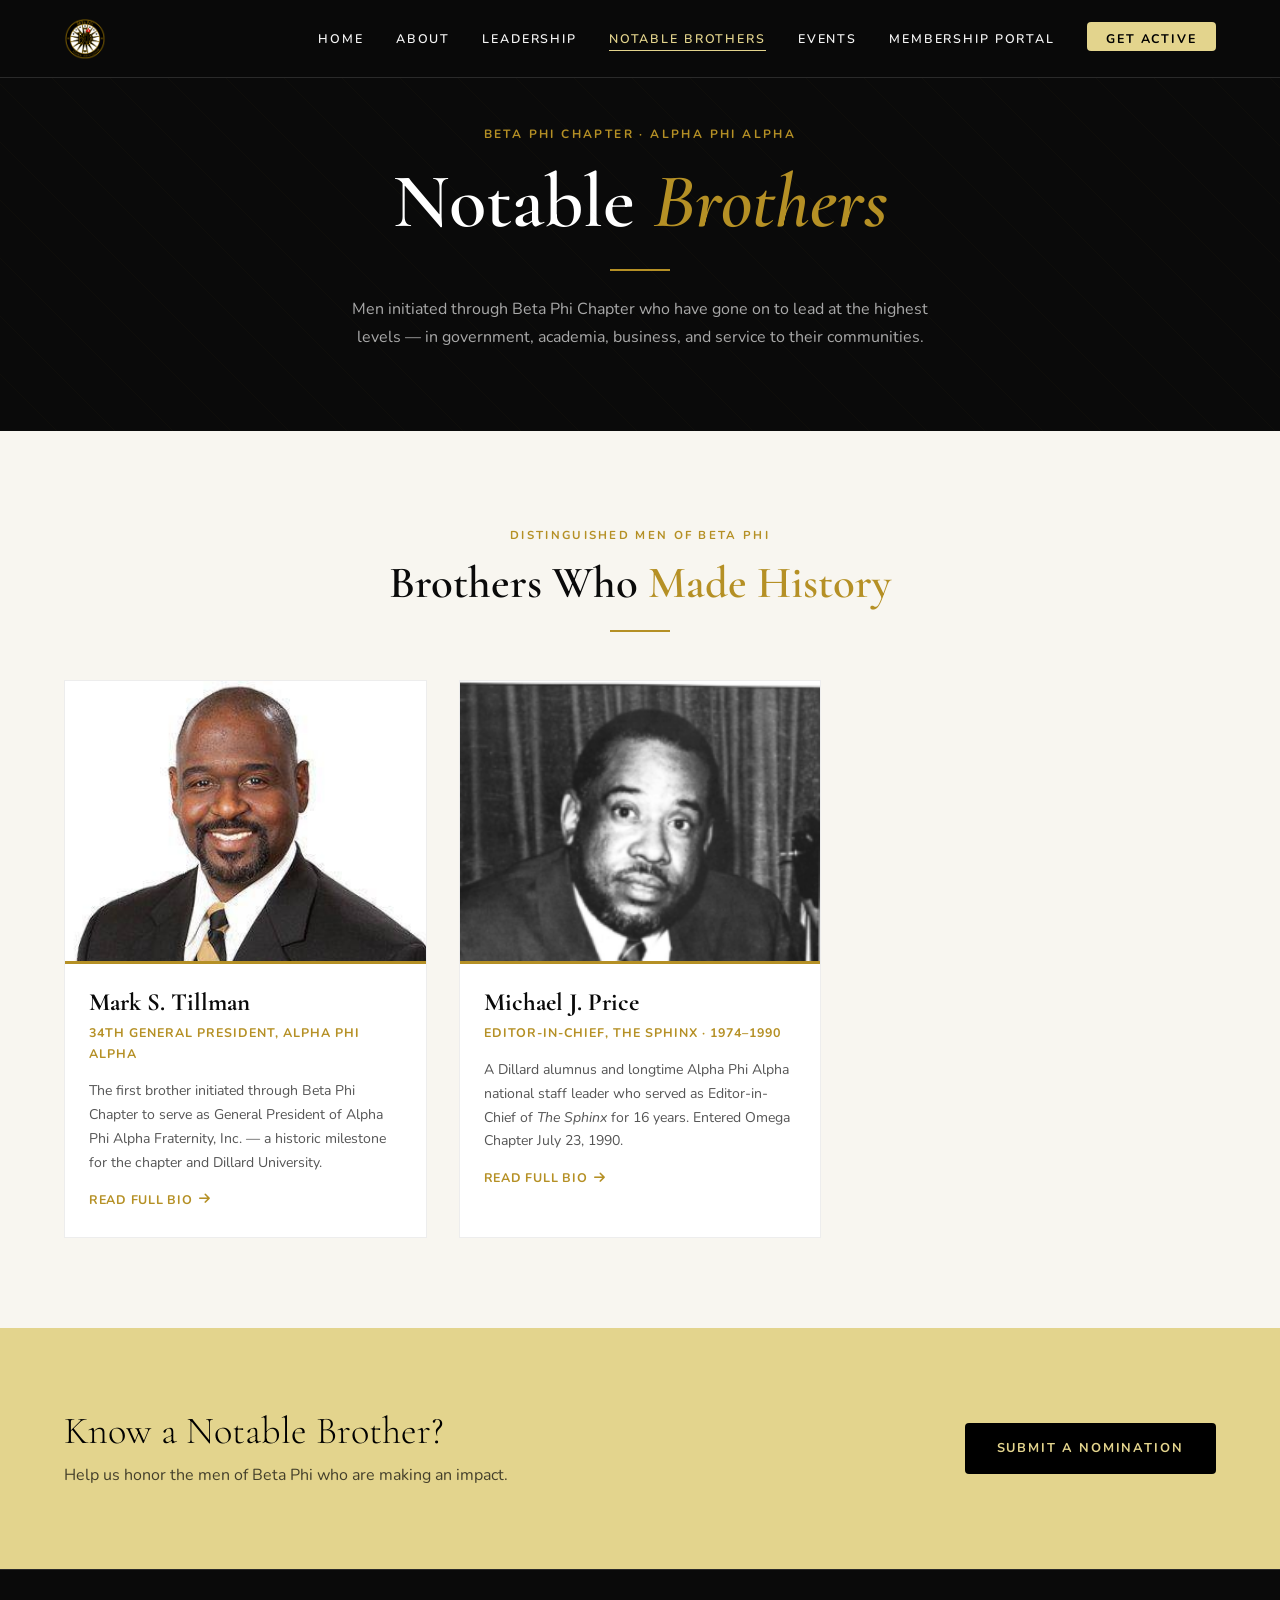
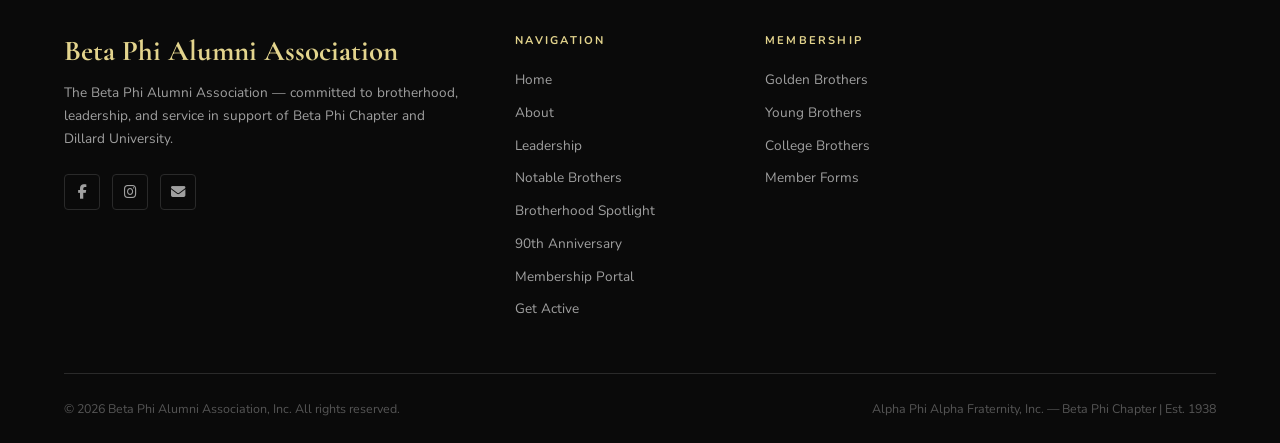
<file: legacy.html>
<!DOCTYPE html>
<html lang="en">
<head>
<meta charset="UTF-8" />
<meta name="viewport" content="width=device-width, initial-scale=1.0"/>
<title>Notable Brothers | Beta Phi Alumni Association</title>
<meta name="description" content="Honoring the distinguished men of Beta Phi Chapter, Alpha Phi Alpha Fraternity, Inc. — brothers who have led at the highest levels of service, scholarship, and leadership." />
<link rel="icon" type="image/x-icon" href="favicon.ico" />
<link rel="preconnect" href="https://fonts.googleapis.com">
<link rel="preconnect" href="https://fonts.gstatic.com" crossorigin>
<link href="https://fonts.googleapis.com/css2?family=Cormorant+Garamond:ital,wght@0,300;0,400;0,600;0,700;1,400&family=Nunito:wght@300;400;500;600;700&display=swap" rel="stylesheet">
<link rel="stylesheet" href="https://cdnjs.cloudflare.com/ajax/libs/font-awesome/6.5.2/css/all.min.css"/>
<link rel="stylesheet" href="main.css" />

</head>
<body>

<!-- NAV -->
<nav class="site-nav" id="siteNav">
  <div class="container">
    <a href="index.html" class="nav-brand" style="text-decoration:none;">
      <img src="images/bpaalogo.png" alt="Beta Phi Alumni Association" style="height:42px; width:auto; display:block;" />
    </a>
    <ul class="nav-links">
      <li><a href="index.html">Home</a></li>
      <li><a href="about.html">About</a>
        <div class="nav-dropdown"><div class="nav-dropdown-inner">
          <a href="about.html">Our History</a>
          <a href="about.html#charter-members">Charter Members</a>
        </div></div>
      </li>
      <li><a href="leadership.html">Leadership</a></li>
      <li>
        <a href="legacy.html" class="active">Notable Brothers</a>
        <div class="nav-dropdown">
          <a href="legacy.html">Notable Brothers</a>
          <a href="brotherhood-spotlight.html">Brotherhood Spotlight</a>
        </div>
      </li>
      <li>
        <a href="#">Events</a>
        <div class="nav-dropdown">
          <a href="beta-phi-90th.html">Beta Phi 90th Anniversary</a>
        </div>
      </li>
      <li><a href="members.html">Membership Portal</a></li>
      <li><a href="get-active.html" class="nav-cta">Get Active</a></li>
    </ul>
    <button class="nav-toggle" id="navToggle" aria-label="Toggle navigation">
      <span></span><span></span><span></span>
    </button>
  </div>
  <div class="nav-mobile" id="navMobile">
    <a href="index.html">Home</a>
    <a href="about.html">About</a>
    <a href="leadership.html">Leadership</a>
    <a href="legacy.html">Notable Brothers</a>
    <a href="brotherhood-spotlight.html">Brotherhood Spotlight</a>
    <a href="beta-phi-90th.html">Events — 90th Anniversary</a>
    <a href="members.html">Membership Portal</a>
    <a href="get-active.html">Get Active</a>
  </div>
</nav>

<!-- HERO -->
<section class="legacy-hero">
  <div class="container">
    <span class="section-label">Beta Phi Chapter · Alpha Phi Alpha</span>
    <h1>Notable <em>Brothers</em></h1>
    <div class="gold-divider"></div>
    <p>
      Men initiated through Beta Phi Chapter who have gone on to lead at the highest levels —
      in government, academia, business, and service to their communities.
    </p>
  </div>
</section>

<!-- BROTHERS GRID -->
<section class="brothers-section">
  <div class="container">
    <div class="section-header">
      <span class="section-label">Distinguished Men of Beta Phi</span>
      <h2>Brothers Who <span>Made History</span></h2>
      <div class="gold-divider"></div>
    </div>
    <div class="brothers-grid">

      <!-- Mark S. Tillman -->
      <div class="brother-card fade-up" onclick="openLM('lm-tillman')">
        <img src="images/TillmanHeadshot.jpg" alt="Bro. Mark S. Tillman" class="brother-card-photo" />
        <div class="brother-card-body">
          <h3>Mark S. Tillman</h3>
          <div class="card-title">34th General President, Alpha Phi Alpha</div>
          <p>The first brother initiated through Beta Phi Chapter to serve as General President of Alpha Phi Alpha Fraternity, Inc. — a historic milestone for the chapter and Dillard University.</p>
          <button class="read-bio-btn">Read Full Bio <i class="fas fa-arrow-right"></i></button>
        </div>
      </div>

      <!-- Michael J. Price -->
      <div class="brother-card fade-up fade-up-delay-1" onclick="openLM('lm-price')">
        <img src="images/Price.png" alt="Bro. Michael J. Price" class="brother-card-photo" />
        <div class="brother-card-body">
          <h3>Michael J. Price</h3>
          <div class="card-title">Editor-in-Chief, The Sphinx · 1974–1990</div>
          <p>A Dillard alumnus and longtime Alpha Phi Alpha national staff leader who served as Editor-in-Chief of <em>The Sphinx</em> for 16 years. Entered Omega Chapter July 23, 1990.</p>
          <button class="read-bio-btn">Read Full Bio <i class="fas fa-arrow-right"></i></button>
        </div>
      </div>

    </div>
  </div>
</section>

<!-- CTA -->
<section class="cta-section">
  <div class="container">
    <div>
      <h2>Know a Notable Brother?</h2>
      <p>Help us honor the men of Beta Phi who are making an impact.</p>
    </div>
    <a href="mailto:betaphialumniassociation@gmail.com" class="btn-black">Submit a Nomination</a>
  </div>
</section>

<!-- FOOTER -->
<footer class="site-footer">
  <div class="container">
    <div class="footer-grid">
      <div class="footer-brand">
        <h3>Beta Phi Alumni Association</h3>
        <p>The Beta Phi Alumni Association — committed to brotherhood, leadership, and service in support of Beta Phi Chapter and Dillard University.</p>
        <div class="footer-social">
          <a href="https://www.facebook.com/profile.php?id=61578446081453" target="_blank" aria-label="Facebook"><i class="fab fa-facebook-f"></i></a>
          <a href="https://www.instagram.com/bpaa_1938/" target="_blank" aria-label="Instagram"><i class="fab fa-instagram"></i></a>
          <a href="mailto:betaphialumniassociation@gmail.com" aria-label="Email"><i class="fas fa-envelope"></i></a>
        </div>
      </div>
      <div class="footer-col">
        <h4>Navigation</h4>
        <a href="index.html">Home</a>
        <a href="about.html">About</a>
        <a href="leadership.html">Leadership</a>
        <a href="legacy.html">Notable Brothers</a>
        <a href="brotherhood-spotlight.html">Brotherhood Spotlight</a>
        <a href="beta-phi-90th.html">90th Anniversary</a>
        <a href="members.html">Membership Portal</a>
        <a href="get-active.html">Get Active</a>
      </div>
      <div class="footer-col">
        <h4>Membership</h4>
        <a href="get-active.html#golden">Golden Brothers</a>
        <a href="get-active.html#young">Young Brothers</a>
        <a href="get-active.html#college">College Brothers</a>
        <a href="get-active.html#forms">Member Forms</a>
      </div>
    </div>
    <div class="footer-bottom">
      <p>© 2026 Beta Phi Alumni Association, Inc. All rights reserved.</p>
      <p>Alpha Phi Alpha Fraternity, Inc. — Beta Phi Chapter | Est. 1938</p>
    </div>
  </div>
</footer>

<!-- MODAL: MARK S. TILLMAN -->
<div class="lm-overlay" id="lm-tillman">
  <div class="lm-box">
    <div class="lm-header">
      <div class="lm-header-bg" style="background-image: url('images/TillmanInaugaration.png');"></div>
      <button class="lm-close" onclick="closeLM('lm-tillman')"><i class="fas fa-times"></i></button>
      <div class="lm-header-content">
        <img src="images/TillmanHeadshot.jpg" alt="Bro. Mark S. Tillman" class="lm-photo" />
        <div class="lm-name">
          <h2>Bro. Mark S. Tillman</h2>
          <div class="lm-title">34th General President · Alpha Phi Alpha Fraternity, Inc.</div>
        </div>
      </div>
    </div>
    <div class="lm-body">
      <div class="lm-tags">
        <span class="lm-tag">Beta Phi Chapter</span>
        <span class="lm-tag">Dillard University</span>
        <span class="lm-tag">General President 2013–2016</span>
        <span class="lm-tag">Alpha Award of Merit — 2023</span>
      </div>
      <p>Bro. Mark S. Tillman is the 34th General President of Alpha Phi Alpha Fraternity, Inc., having served in that role from 2013 to 2016. He holds the historic distinction of being the first brother initiated through Beta Phi Chapter at Dillard University to ascend to the fraternity's highest office — a milestone that stands as one of the proudest chapters in Beta Phi's legacy.</p>
      <p>Bro. Tillman was initiated at Dillard University and later became an active member of Gamma Lambda Chapter in Detroit, Michigan, where he served for more than 20 years as a tireless contributor to chapter programs and service projects. His election as General President also marked the first time in more than 30 years that a brother residing in the Midwestern Region held the office.</p>
      <p>During his tenure, Bro. Tillman championed Alpha Phi Alpha's national initiatives in education, mentorship, and community service. He was a visible voice at the 50th Anniversary of the March on Washington, speaking at the Let Freedom Ring Celebration alongside Presidents Barack Obama, Bill Clinton, and Jimmy Carter — representing the fraternity on one of the most significant civic stages in recent memory.</p>
      <p>In recognition of his decades of service and dedication to the aims of the fraternity, Bro. Tillman was awarded the Alpha Award of Merit at the 97th General Convention in Dallas, Texas in 2023 — by tradition and practice, the greatest honor bestowed upon a member of Alpha Phi Alpha.</p>
    </div>
  </div>
</div>

<!-- MODAL: MICHAEL J. PRICE -->
<div class="lm-overlay" id="lm-price">
  <div class="lm-box">
    <div class="lm-header">
      <div class="lm-header-bg" style="background-image: url('images/Price.png');"></div>
      <button class="lm-close" onclick="closeLM('lm-price')"><i class="fas fa-times"></i></button>
      <div class="lm-header-content">
        <img src="images/Price.png" alt="Bro. Michael J. Price" class="lm-photo" />
        <div class="lm-name">
          <h2>Bro. Michael J. Price</h2>
          <div class="lm-title">Editor-in-Chief, The Sphinx · Beta Phi Chapter · In Memoriam</div>
        </div>
      </div>
    </div>
    <div class="lm-body">
      <div class="lm-tags">
        <span class="lm-tag">Beta Phi Chapter · Dillard University</span>
        <span class="lm-tag">Editor-in-Chief, The Sphinx 1974–1990</span>
        <span class="lm-tag">In Memoriam · 1950–1990</span>
      </div>
      <p>Bro. Michael Jerome Price was born on November 28, 1950 in Yazoo City, Mississippi and grew up in Indianola, Mississippi. He received his B.A. and M.A. degrees in Philosophy from Dillard University in New Orleans in 1971 and from Purdue University in West Lafayette, Indiana in 1973 respectively. He entered Omega Chapter on July 23, 1990.</p>
      <p>If ever a brother personified the Alpha Phi Alpha theme of Leadership and Service, it was dramatized in the life of Bro. Price. At Dillard, he served as Director of Communications and Programs — the culminating position in his service on the General Office staff that began in 1973. In 1974, he became Editor-in-Chief of <em>The Sphinx</em>, the nation's second oldest continuous African American journal, a role he held with distinction for sixteen years. As Alpha Phi Alpha's membership and structure grew, Bro. Price assumed responsibility for the fraternity's entire communications program and, in 1986, took on additional responsibility for providing oversight and support to the fraternity's national community programs.</p>
      <p>In his staff capacity, Bro. Price was also a tireless leader in charting the future course of his beloved fraternity. He provided staff support to college and alumni chapters alike, served as liaison to committees, commissions, and foundations, and supported both elected and appointed fraternal officials — including five General Presidents. His thoughtful recommendations and direction assisted in the implementation of innovative internal policies and procedures as well as nationally recognized community service programs.</p>
      <p>His legacy of leadership extended beyond the fraternity. He was a three-term President of Iota Delta Lambda Chapter and held active membership on the Editorial Board of the "Woodlawn Vision," the Black Independent Political Organization, and St. James United Methodist Church. He is listed in <em>Who's Who Among Black Americans</em> and <em>Outstanding Young Men of America</em>. He received the March of Dimes Birth Defects Foundation's Outstanding Service Award in 1986 and the fraternity's Distinguished Service Award in 1980, 1984, and 1988.</p>
      <p>A national fraternity leader within the Black Greek-letter movement, Bro. Price faithfully accepted the arduous task of continuing the fraternal movement initiated by our beloved Jewels. The void left by his passing is immeasurable. His legacy stands as a reminder that all we do as Alpha men must be done in the noblest traditions of Alpha Phi Alpha.</p>
    </div>
  </div>
</div>

<script src="script.js"></script>
<script>
  document.getElementById('navToggle').addEventListener('click', function() {
    document.getElementById('navMobile').classList.toggle('open');
  });
  const observer = new IntersectionObserver((entries) => {
    entries.forEach(e => { if (e.isIntersecting) e.target.classList.add('visible'); });
  }, { threshold: 0.15 });
  document.querySelectorAll('.fade-up').forEach(el => observer.observe(el));

  function openLM(id) {
    document.getElementById(id).classList.add('active');
    document.body.style.overflow = 'hidden';
  }
  function closeLM(id) {
    document.getElementById(id).classList.remove('active');
    document.body.style.overflow = '';
  }
  document.querySelectorAll('.lm-overlay').forEach(function(overlay) {
    overlay.addEventListener('click', function(e) {
      if (e.target === this) closeLM(this.id);
    });
  });
  document.addEventListener('keydown', function(e) {
    if (e.key === 'Escape') {
      document.querySelectorAll('.lm-overlay.active').forEach(function(m) { closeLM(m.id); });
    }
  });
</script>
</body>
</html>
</file>
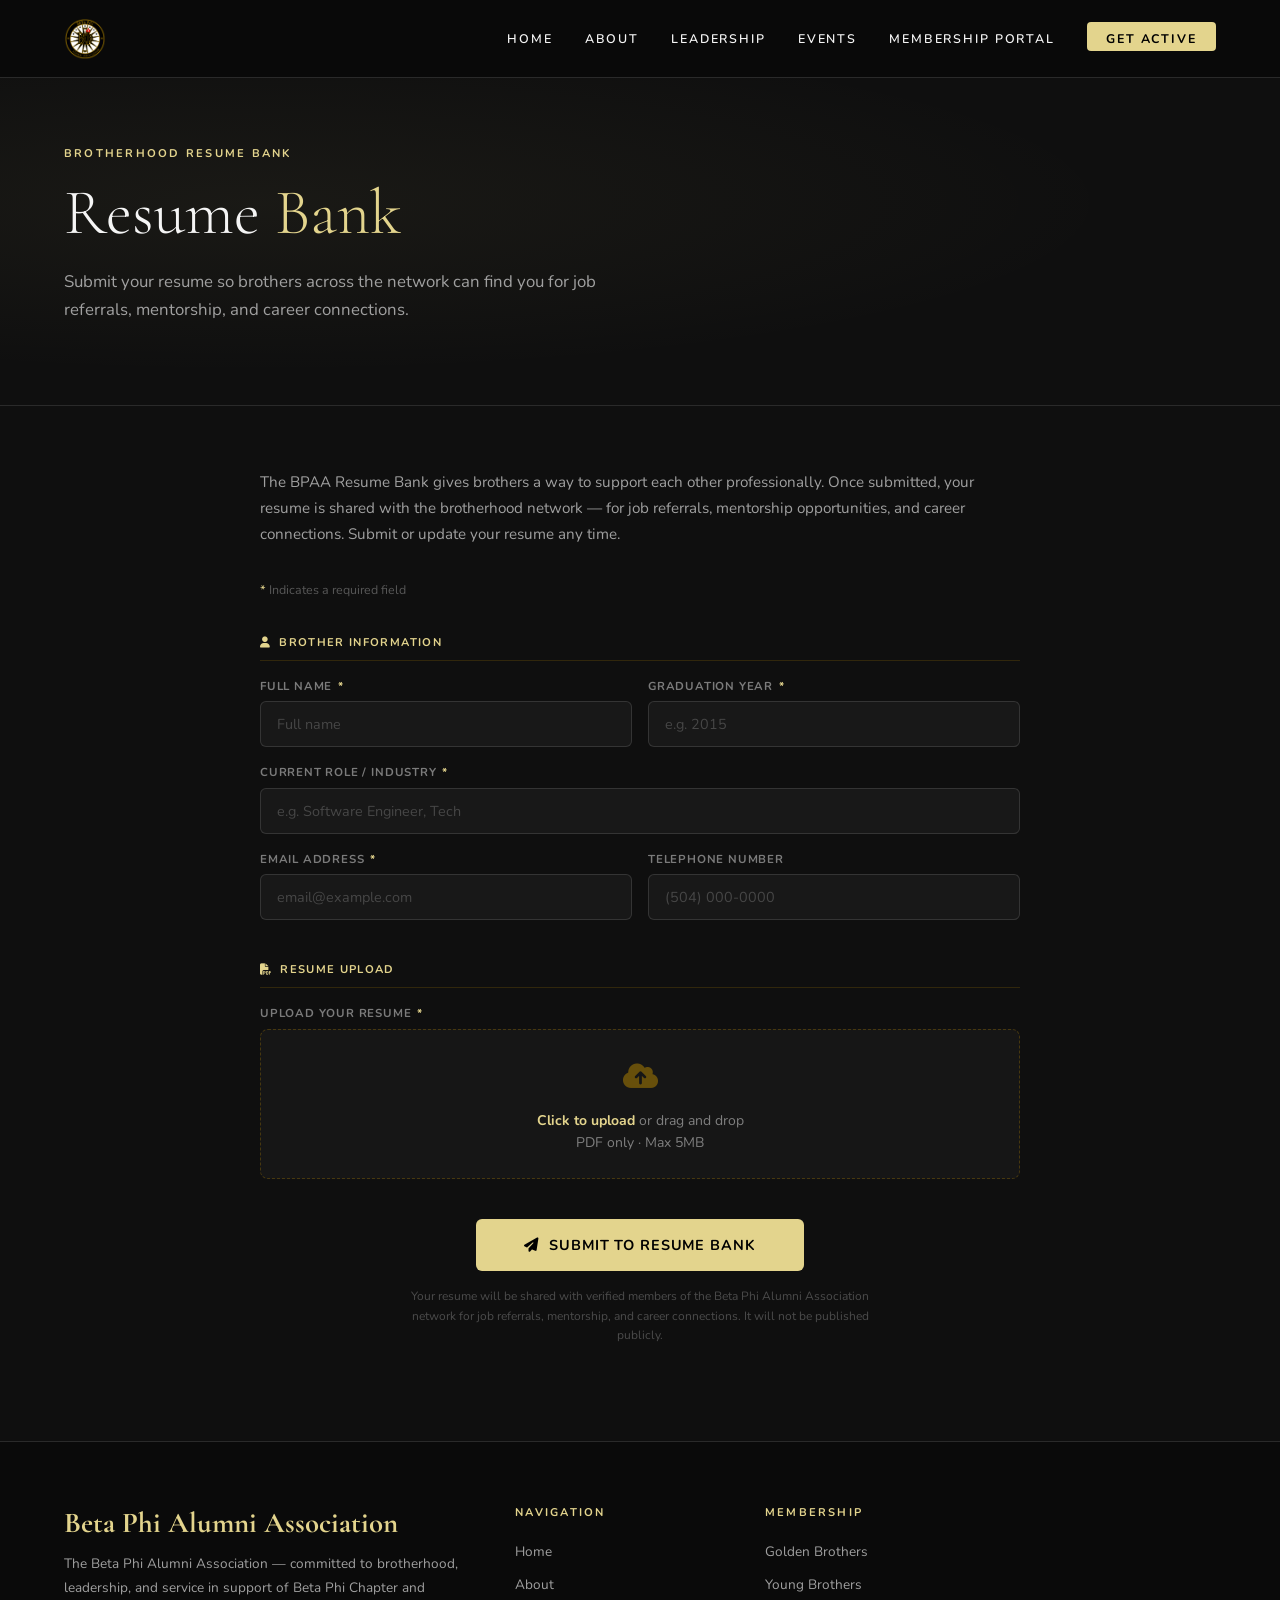
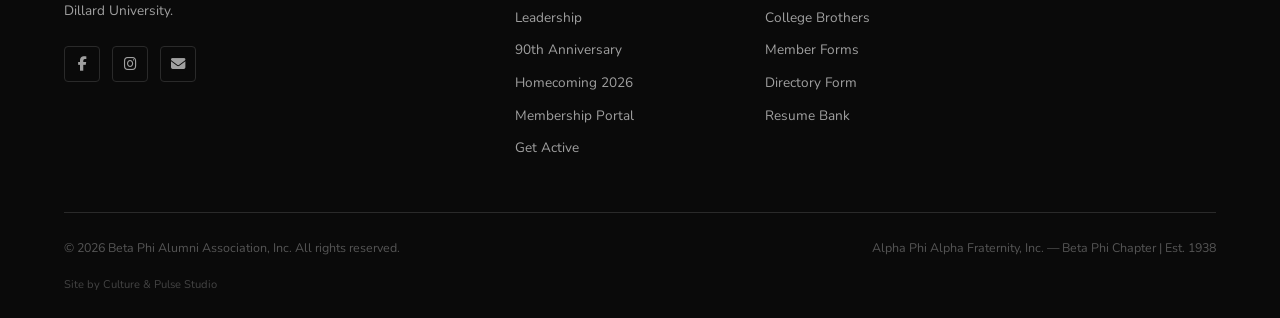
<file: resume-bank.html>
<!DOCTYPE html>
<html lang="en">
<head>
<meta charset="UTF-8" />
<meta name="viewport" content="width=device-width, initial-scale=1.0"/>
<title>Resume Bank | Beta Phi Alumni Association</title>
<meta name="description" content="Submit your resume to the Beta Phi Alumni Association Resume Bank for job referrals, mentorship, and networking within the brotherhood." />
<link rel="icon" type="image/x-icon" href="favicon.ico" />
<link rel="apple-touch-icon" href="images/bpaalogo.png">
<link rel="preconnect" href="https://fonts.googleapis.com">
<link rel="preconnect" href="https://fonts.gstatic.com" crossorigin>
<link href="https://fonts.googleapis.com/css2?family=Cormorant+Garamond:ital,wght@0,300;0,400;0,600;0,700;1,400&family=Nunito:wght@300;400;500;600;700&display=swap" rel="stylesheet">
<link rel="stylesheet" href="https://cdnjs.cloudflare.com/ajax/libs/font-awesome/6.5.2/css/all.min.css"/>
<link rel="stylesheet" href="main.css" />
</head>
<body>

<!-- NAV -->
<nav class="site-nav" id="siteNav">
  <div class="container">
    <a href="index.html" class="nav-brand" style="text-decoration:none;">
      <img src="images/bpaalogo.png" alt="Beta Phi Alumni Association" style="height:42px; width:auto; display:block;" />
    </a>
    <ul class="nav-links">
      <li><a href="index.html">Home</a></li>
      <li><a href="about.html">About</a></li>
      <li><a href="leadership.html">Leadership</a></li>
      <li>
        <a href="#">Events</a>
        <div class="nav-dropdown"><div class="nav-dropdown-inner">
          <a href="beta-phi-90th.html">Beta Phi 90th Anniversary</a>
          <a href="https://www.dillard.edu/about/administration/institutional-advancement/alumni-relations/homecoming26/" target="_blank" rel="noopener noreferrer">Homecoming 2026</a>
        </div></div>
      </li>
      <li><a href="members.html">Membership Portal</a></li>
      <li><a href="get-active.html" class="nav-cta">Get Active</a></li>
    </ul>
    <button class="nav-toggle" id="navToggle" aria-label="Toggle navigation">
      <span></span><span></span><span></span>
    </button>
  </div>
  <div class="nav-mobile" id="navMobile">
    <a href="index.html">Home</a>
    <a href="about.html">About</a>
    <a href="leadership.html">Leadership</a>
    <a href="beta-phi-90th.html">Events — 90th Anniversary</a>
    <a href="https://www.dillard.edu/about/administration/institutional-advancement/alumni-relations/homecoming26/" target="_blank" rel="noopener noreferrer">Events — Homecoming 2026</a>
    <a href="members.html">Membership Portal</a>
    <a href="get-active.html">Get Active</a>
  </div>
</nav>

<!-- PAGE HERO -->
<section class="page-hero">
  <div class="container page-hero-content">
    <span class="section-label">Brotherhood Resume Bank</span>
    <h1>Resume <span>Bank</span></h1>
    <p>Submit your resume so brothers across the network can find you for job referrals, mentorship, and career connections.</p>
  </div>
</section>

<!-- FORM SECTION -->
<section class="form-section">
  <div class="container">
    <div class="form-wrap">

      <p style="color:var(--muted); font-size:0.95rem; line-height:1.7; margin-bottom:2rem;">
        The BPAA Resume Bank gives brothers a way to support each other professionally. Once submitted,
        your resume is shared with the brotherhood network — for job referrals, mentorship opportunities,
        and career connections. Submit or update your resume any time.
      </p>

      <div class="required-note"><span>*</span> Indicates a required field</div>

      <!--
        FORMSPREE SETUP INSTRUCTIONS:
        1. Go to https://formspree.io and create a free account
        2. Click "New Form" and name it "BPAA Resume Bank"
        3. Copy your form ID (looks like: xyzabcde)
        4. Replace YOUR_FORM_ID below with your actual form ID
        Example: action="https://formspree.io/f/xyzabcde"
      -->
      <form
        id="resumeForm"
        action="https://formspree.io/f/YOUR_FORM_ID"
        method="POST"
        enctype="multipart/form-data"
        novalidate
      >

        <!-- BROTHER INFORMATION -->
        <div class="form-group-label">
          <i class="fas fa-user"></i> Brother Information
        </div>

        <div class="form-row cols-2">
          <div class="form-field">
            <label for="full_name">Full Name <span class="req">*</span></label>
            <input type="text" id="full_name" name="full_name" placeholder="Full name" required />
          </div>
          <div class="form-field">
            <label for="grad_year">Graduation Year <span class="req">*</span></label>
            <input type="text" id="grad_year" name="grad_year" placeholder="e.g. 2015" maxlength="4" required />
          </div>
        </div>

        <div class="form-row cols-1">
          <div class="form-field">
            <label for="role_industry">Current Role / Industry <span class="req">*</span></label>
            <input type="text" id="role_industry" name="role_industry" placeholder="e.g. Software Engineer, Tech" required />
          </div>
        </div>

        <div class="form-row cols-2">
          <div class="form-field">
            <label for="email">Email Address <span class="req">*</span></label>
            <input type="email" id="email" name="email" placeholder="email@example.com" required />
          </div>
          <div class="form-field">
            <label for="phone">Telephone Number</label>
            <input type="tel" id="phone" name="phone" placeholder="(504) 000-0000" />
          </div>
        </div>

        <!-- RESUME UPLOAD -->
        <div class="form-group-label">
          <i class="fas fa-file-pdf"></i> Resume Upload
        </div>

        <div class="form-field">
          <label>Upload Your Resume <span class="req">*</span></label>
          <div class="file-upload-wrap" id="fileWrap">
            <input
              type="file"
              id="resume"
              name="resume"
              accept="application/pdf"
              onchange="showFileName(this)"
              required
            />
            <div class="file-upload-icon"><i class="fas fa-cloud-upload-alt"></i></div>
            <div class="file-upload-text">
              <strong>Click to upload</strong> or drag and drop<br>
              PDF only · Max 5MB
            </div>
            <div class="file-name" id="fileName"></div>
          </div>
        </div>

        <!-- SUBMIT -->
        <div class="form-submit-row">
          <button type="submit" class="btn-submit">
            <i class="fas fa-paper-plane"></i> Submit to Resume Bank
          </button>
          <p class="form-privacy">
            Your resume will be shared with verified members of the Beta Phi Alumni Association network for job referrals, mentorship, and career connections. It will not be published publicly.
          </p>
        </div>

      </form>

      <!-- SUCCESS MESSAGE (shown after submission) -->
      <div class="form-success" id="formSuccess">
        <i class="fas fa-check-circle"></i>
        <h3>Resume Received</h3>
        <p>Thank you, Brother. Your resume has been added to the BPAA Resume Bank and is now visible to the network.</p>
        <a href="index.html" class="btn-gold" style="display:inline-block; margin-top:1.5rem;">Return Home</a>
      </div>

    </div>
  </div>
</section>

<!-- FOOTER -->
<footer class="site-footer">
  <div class="container">
    <div class="footer-grid">
      <div class="footer-brand">
        <h3>Beta Phi Alumni Association</h3>
        <p>The Beta Phi Alumni Association — committed to brotherhood, leadership, and service in support of Beta Phi Chapter and Dillard University.</p>
        <div class="footer-social">
          <a href="https://www.facebook.com/profile.php?id=61578446081453" target="_blank" aria-label="Facebook"><i class="fab fa-facebook-f"></i></a>
          <a href="https://www.instagram.com/bpaa_1938/" target="_blank" aria-label="Instagram"><i class="fab fa-instagram"></i></a>
          <a href="mailto:betaphialumniassociation@gmail.com" aria-label="Email"><i class="fas fa-envelope"></i></a>
        </div>
      </div>
      <div class="footer-col">
        <h4>Navigation</h4>
        <a href="index.html">Home</a>
        <a href="about.html">About</a>
        <a href="leadership.html">Leadership</a>
        <a href="beta-phi-90th.html">90th Anniversary</a>
        <a href="https://www.dillard.edu/about/administration/institutional-advancement/alumni-relations/homecoming26/" target="_blank" rel="noopener noreferrer">Homecoming 2026</a>
        <a href="members.html">Membership Portal</a>
        <a href="get-active.html">Get Active</a>
      </div>
      <div class="footer-col">
        <h4>Membership</h4>
        <a href="get-active.html#golden">Golden Brothers</a>
        <a href="get-active.html#young">Young Brothers</a>
        <a href="get-active.html#college">College Brothers</a>
        <a href="get-active.html#forms">Member Forms</a>
        <a href="directory-form.html">Directory Form</a>
        <a href="resume-bank.html">Resume Bank</a>
      </div>
    </div>
    <div class="footer-bottom">
      <p>© 2026 Beta Phi Alumni Association, Inc. All rights reserved.</p>
      <p>Alpha Phi Alpha Fraternity, Inc. — Beta Phi Chapter | Est. 1938</p>
      <p class="footer-credit">Site by <a href="https://cultureandpulse.org" target="_blank" rel="noopener">Culture &amp; Pulse Studio</a></p>
    </div>
  </div>
</footer>

<script>
  // Nav toggle
  document.getElementById('navToggle').addEventListener('click', function() {
    document.getElementById('navMobile').classList.toggle('open');
  });

  // Show selected filename
  function showFileName(input) {
    const label = document.getElementById('fileName');
    if (input.files && input.files[0]) {
      label.textContent = input.files[0].name;
      label.style.display = 'block';
    }
  }

  // Handle Formspree AJAX submission
  const form = document.getElementById('resumeForm');
  form.addEventListener('submit', async function(e) {
    e.preventDefault();

    const btn = form.querySelector('.btn-submit');
    btn.innerHTML = '<i class="fas fa-spinner fa-spin"></i> Submitting...';
    btn.disabled = true;

    const data = new FormData(form);

    try {
      const res = await fetch(form.action, {
        method: 'POST',
        body: data,
        headers: { 'Accept': 'application/json' }
      });

      if (res.ok) {
        form.style.display = 'none';
        document.getElementById('formSuccess').style.display = 'block';
      } else {
        btn.innerHTML = '<i class="fas fa-paper-plane"></i> Submit to Resume Bank';
        btn.disabled = false;
        alert('There was an issue submitting the form. Please try again or email us directly at betaphialumniassociation@gmail.com.');
      }
    } catch (err) {
      btn.innerHTML = '<i class="fas fa-paper-plane"></i> Submit to Resume Bank';
      btn.disabled = false;
      alert('Network error. Please try again or email us directly.');
    }
  });

  // Scroll fade
  const observer = new IntersectionObserver((entries) => {
    entries.forEach(e => { if (e.isIntersecting) e.target.classList.add('visible'); });
  }, { threshold: 0.1 });
  document.querySelectorAll('.fade-up').forEach(el => observer.observe(el));
</script>
<script src="script.js"></script>
</body>
</html>
</file>
<file: main.css>
/* =========================
   GOOGLE FONTS
========================= */
@import url('https://fonts.googleapis.com/css2?family=Cormorant+Garamond:ital,wght@0,300;0,400;0,600;0,700;1,400&family=Nunito:wght@300;400;500;600;700&display=swap');

/* =========================
   GLOBAL RESET + SYSTEM
========================= */
* {
  margin: 0;
  padding: 0;
  box-sizing: border-box;
}

body {
  font-family: "Nunito", Arial, sans-serif;
  background: #0f0f0f;
  color: #f5f5f5;
  line-height: 1.7;
}

/* =========================
   BRAND VARIABLES
========================= */
:root {
  --gold: #e3d48d;
  --gold-dark: #c8a96b;
  --black: #0f0f0f;
  --dark: #111111;
  --soft: #1a1a1a;
  --card-bg: #161616;
  --text: #f5f5f5;
  --muted: #a0a0a0;
  --border: #2a2a2a;
}

/* =========================
   TYPOGRAPHY
========================= */
h1, h2, h3, h4 {
  font-family: "Cormorant Garamond", serif;
  line-height: 1.2;
}

.display-heading {
  font-family: "Cormorant Garamond", serif;
  font-weight: 300;
  letter-spacing: 0.02em;
}

/* =========================
   GLOBAL UTILITIES
========================= */
.section-padding {
  padding: 6rem 0;
}

.section-padding-sm {
  padding: 4rem 0;
}

img {
  max-width: 100%;
  display: block;
}

a {
  text-decoration: none;
}

.container {
  max-width: 1200px;
  margin: 0 auto;
  padding: 0 1.5rem;
}

.section-label {
  text-transform: uppercase;
  letter-spacing: 0.2em;
  font-size: 0.7rem;
  color: var(--gold);
  font-weight: 700;
  font-family: "Nunito", sans-serif;
  margin-bottom: 0.75rem;
  display: block;
}

.gold-divider {
  width: 60px;
  height: 2px;
  background: var(--gold);
  margin: 1rem auto 1.5rem;
}

.gold-divider-left {
  margin-left: 0;
}

/* =========================
   NAVBAR
========================= */
.site-nav {
  position: fixed;
  top: 0;
  width: 100%;
  z-index: 1000;
  background: rgba(10, 10, 10, 0.97);
  border-bottom: 1px solid var(--border);
  backdrop-filter: blur(10px);
  transition: all 0.3s ease;
}

.site-nav .container {
  display: flex;
  align-items: center;
  justify-content: space-between;
  padding-top: 1.1rem;
  padding-bottom: 1.1rem;
}

.nav-brand {
  display: flex;
  align-items: center;
  gap: 0.75rem;
  color: var(--gold);
  font-family: "Cormorant Garamond", serif;
  font-size: 1.5rem;
  font-weight: 700;
  letter-spacing: 0.1em;
}

.nav-brand-sub {
  font-size: 0.6rem;
  letter-spacing: 0.2em;
  text-transform: uppercase;
  color: var(--muted);
  font-family: "Nunito", sans-serif;
  font-weight: 600;
  line-height: 1.3;
}

.nav-brand-shield {
  width: 36px;
  height: 36px;
  background: var(--gold);
  display: flex;
  align-items: center;
  justify-content: center;
  border-radius: 4px;
  color: #000;
  font-weight: 900;
  font-size: 0.85rem;
  letter-spacing: 0.05em;
}

.nav-links {
  display: flex;
  align-items: center;
  gap: 2rem;
  list-style: none;
}

.nav-links a {
  color: var(--text);
  font-size: 0.78rem;
  text-transform: uppercase;
  letter-spacing: 0.15em;
  font-weight: 600;
  font-family: "Nunito", sans-serif;
  transition: color 0.3s ease;
  position: relative;
  padding-bottom: 4px;
}

.nav-links a::after {
  content: '';
  position: absolute;
  bottom: 0;
  left: 0;
  width: 0;
  height: 1px;
  background: var(--gold);
  transition: width 0.3s ease;
}

.nav-links a:hover,
.nav-links a.active {
  color: var(--gold);
}

.nav-links a:hover::after,
.nav-links a.active::after {
  width: 100%;
}

.nav-cta {
  background: var(--gold);
  color: #000 !important;
  padding: 0.5rem 1.2rem;
  border-radius: 4px;
  font-weight: 700 !important;
  transition: background 0.3s ease !important;
}

.nav-cta::after {
  display: none !important;
}

.nav-cta:hover {
  background: var(--gold-dark) !important;
  color: #000 !important;
}

/* Nav dropdown */
.nav-links li {
  position: relative;
}

.nav-dropdown {
  position: absolute;
  top: 100%;
  left: 50%;
  transform: translateX(-50%);
  padding-top: 14px;
  min-width: 180px;
  opacity: 0;
  pointer-events: none;
  transition: opacity 0.2s ease;
  z-index: 100;
}

.nav-dropdown-inner {
  background: #0d0d0d;
  border: 1px solid var(--border);
  border-radius: 6px;
  overflow: hidden;
  position: relative;
}

.nav-dropdown-inner::before {
  content: '';
  position: absolute;
  top: -5px;
  left: 50%;
  transform: translateX(-50%) rotate(45deg);
  width: 10px;
  height: 10px;
  background: #0d0d0d;
  border-left: 1px solid var(--border);
  border-top: 1px solid var(--border);
}

.nav-links li:hover .nav-dropdown {
  opacity: 1;
  pointer-events: auto;
}

.nav-dropdown a {
  display: block !important;
  padding: 0.65rem 1.1rem !important;
  font-size: 0.75rem !important;
  color: var(--muted) !important;
  border-bottom: 1px solid var(--border);
  letter-spacing: 0.12em;
  transition: all 0.2s;
  text-transform: uppercase;
}

.nav-dropdown a:last-child {
  border-bottom: none;
}

.nav-dropdown a:hover {
  color: var(--gold) !important;
  background: rgba(227, 212, 141, 0.04);
}

.nav-dropdown a::after {
  display: none !important;
}

/* Hamburger */
.nav-toggle {
  display: none;
  flex-direction: column;
  gap: 5px;
  cursor: pointer;
  background: none;
  border: none;
  padding: 5px;
}

.nav-toggle span {
  display: block;
  width: 24px;
  height: 2px;
  background: var(--gold);
  transition: all 0.3s ease;
}

.nav-mobile {
  display: none;
  background: #0a0a0a;
  border-top: 1px solid var(--border);
  padding: 1rem 1.5rem;
}

.nav-mobile.open {
  display: block;
}

.nav-mobile a {
  display: block;
  color: var(--text);
  font-size: 0.85rem;
  text-transform: uppercase;
  letter-spacing: 0.15em;
  font-weight: 600;
  padding: 0.75rem 0;
  border-bottom: 1px solid var(--border);
  transition: color 0.3s;
}

.nav-mobile a:last-child {
  border-bottom: none;
}

.nav-mobile a:hover {
  color: var(--gold);
}

@media (max-width: 768px) {
  .nav-links {
    display: none;
  }
  .nav-toggle {
    display: flex;
  }
}

/* =========================
   BUTTONS
========================= */
.btn-gold {
  background: var(--gold);
  color: #111;
  padding: 0.8rem 1.8rem;
  border-radius: 4px;
  font-weight: 700;
  font-family: "Nunito", sans-serif;
  font-size: 0.8rem;
  text-transform: uppercase;
  letter-spacing: 0.15em;
  transition: all 0.3s ease;
  display: inline-block;
  border: none;
  cursor: pointer;
}

.btn-gold:hover {
  background: var(--gold-dark);
  color: #000;
  transform: translateY(-2px);
  box-shadow: 0 8px 20px rgba(227, 212, 141, 0.25);
}

.btn-outline {
  background: transparent;
  color: var(--gold);
  padding: 0.8rem 1.8rem;
  border-radius: 4px;
  font-weight: 700;
  font-family: "Nunito", sans-serif;
  font-size: 0.8rem;
  text-transform: uppercase;
  letter-spacing: 0.15em;
  transition: all 0.3s ease;
  display: inline-block;
  border: 1px solid var(--gold);
  cursor: pointer;
}

.btn-outline:hover {
  background: var(--gold);
  color: #000;
}

/* =========================
   PAGE HERO (INNER PAGES)
========================= */
.page-hero {
  padding: 9rem 0 5rem;
  background: var(--black);
  border-bottom: 1px solid var(--border);
  position: relative;
  overflow: hidden;
}

.page-hero::before {
  content: '';
  position: absolute;
  top: 0;
  left: 0;
  right: 0;
  bottom: 0;
  background: radial-gradient(ellipse at 20% 50%, rgba(227, 212, 141, 0.05) 0%, transparent 60%);
  pointer-events: none;
}

.page-hero-content {
  position: relative;
  z-index: 1;
}

.page-hero h1 {
  font-size: clamp(2.5rem, 5vw, 4rem);
  color: var(--text);
  margin-bottom: 1rem;
  font-weight: 300;
}

.page-hero h1 span {
  color: var(--gold);
}

.page-hero p {
  color: var(--muted);
  font-size: 1.05rem;
  max-width: 600px;
}

/* =========================
   HERO (HOME)
========================= */
.home-hero {
  min-height: 100vh;
  background: var(--black);
  display: flex;
  align-items: center;
  position: relative;
  overflow: hidden;
}

.home-hero::before {
  content: '';
  position: absolute;
  top: 0; left: 0; right: 0; bottom: 0;
  background: 
    radial-gradient(ellipse at 30% 40%, rgba(227, 212, 141, 0.07) 0%, transparent 55%),
    radial-gradient(ellipse at 80% 70%, rgba(227, 212, 141, 0.04) 0%, transparent 50%);
  pointer-events: none;
}

/* Gold grain overlay */
.home-hero::after {
  content: '';
  position: absolute;
  inset: 0;
  background-image: url("data:image/svg+xml,%3Csvg viewBox='0 0 200 200' xmlns='http://www.w3.org/2000/svg'%3E%3Cfilter id='noise'%3E%3CfeTurbulence type='fractalNoise' baseFrequency='0.9' numOctaves='4' stitchTiles='stitch'/%3E%3C/filter%3E%3Crect width='100%25' height='100%25' filter='url(%23noise)' opacity='0.03'/%3E%3C/svg%3E");
  pointer-events: none;
  opacity: 0.4;
}

/* Background photo */
.hero-photo {
  position: absolute;
  top: 0;
  left: 0;
  width: 100%;
  height: 120%; /* extra room for parallax */
  z-index: 0;
  background-color: var(--black);
  background-image:
    linear-gradient(90deg, rgba(15,15,15,0.94) 0%, rgba(15,15,15,0.82) 45%, rgba(15,15,15,0.55) 100%),
    linear-gradient(180deg, rgba(15,15,15,0.45) 0%, rgba(15,15,15,0) 35%, rgba(15,15,15,0.95) 85%),
    url("images/hero-brothers.jpg");
  background-image:
    linear-gradient(90deg, rgba(15,15,15,0.94) 0%, rgba(15,15,15,0.82) 45%, rgba(15,15,15,0.55) 100%),
    linear-gradient(180deg, rgba(15,15,15,0.45) 0%, rgba(15,15,15,0) 35%, rgba(15,15,15,0.95) 85%),
    image-set(url("images/hero-brothers.webp") type("image/webp"), url("images/hero-brothers.jpg") type("image/jpeg"));
  background-size: cover;
  background-position: center 30%;
  background-repeat: no-repeat;
  will-change: transform;
}

@media (max-width: 768px) {
  .hero-photo {
    background-position: 55% 30%;
  }
}

.home-hero-content {
  position: relative;
  z-index: 2;
  max-width: 700px;
}

.hero-eyebrow {
  display: flex;
  align-items: center;
  gap: 1rem;
  margin-bottom: 1.5rem;
}

.hero-eyebrow::before {
  content: '';
  display: block;
  width: 40px;
  height: 1px;
  background: var(--gold);
}

.hero-eyebrow span {
  font-size: 0.7rem;
  text-transform: uppercase;
  letter-spacing: 0.3em;
  color: var(--gold);
  font-weight: 700;
  font-family: "Nunito", sans-serif;
}

.hero-brand-name {
  font-family: "Cormorant Garamond", serif;
  font-size: clamp(1.6rem, 3vw, 2.4rem);
  font-weight: 700;
  color: var(--gold);
  letter-spacing: 0.02em;
  margin-bottom: 0.75rem;
  line-height: 1.15;
}

.home-hero h1 {
  font-size: clamp(3rem, 6vw, 5.5rem);
  font-weight: 300;
  color: var(--text);
  margin-bottom: 1.5rem;
  line-height: 1.1;
}

.home-hero h1 em {
  color: var(--gold);
  font-style: italic;
}

.home-hero p {
  color: var(--muted);
  font-size: 1.05rem;
  margin-bottom: 2.5rem;
  max-width: 520px;
  line-height: 1.8;
}

.hero-btns {
  display: flex;
  gap: 1rem;
  flex-wrap: wrap;
}

.hero-year-badge {
  position: absolute;
  right: 5%;
  bottom: 10%;
  z-index: 2;
  text-align: center;
  border: 1px solid var(--border);
  padding: 1.5rem 2rem;
  border-radius: 8px;
  background: rgba(22, 22, 22, 0.8);
}

.hero-year-badge .year {
  font-family: "Cormorant Garamond", serif;
  font-size: 3.5rem;
  color: var(--gold);
  font-weight: 300;
  line-height: 1;
}

.hero-year-badge .year-label {
  font-size: 0.65rem;
  text-transform: uppercase;
  letter-spacing: 0.2em;
  color: var(--muted);
  margin-top: 0.4rem;
}

@media (max-width: 768px) {
  .hero-year-badge {
    display: none;
  }
}

/* =========================
   STATS BAR
========================= */
.stats-bar {
  background: var(--soft);
  border-top: 1px solid var(--border);
  border-bottom: 1px solid var(--border);
}

.stats-bar .container {
  display: grid;
  grid-template-columns: repeat(auto-fit, minmax(200px, 1fr));
  justify-content: center;
  divide-x: var(--border);
}

.stat-item {
  padding: 2.5rem 2rem;
  text-align: center;
  border-right: 1px solid var(--border);
}

.stat-item:last-child {
  border-right: none;
}

.stat-number {
  font-family: "Cormorant Garamond", serif;
  font-size: 2.8rem;
  color: var(--gold);
  font-weight: 600;
  line-height: 1;
  margin-bottom: 0.4rem;
}

.stat-label {
  font-size: 0.72rem;
  text-transform: uppercase;
  letter-spacing: 0.15em;
  color: var(--muted);
  font-weight: 600;
}

/* =========================
   SECTIONS (HOME)
========================= */
.about-section {
  background: var(--dark);
  padding: 6rem 0;
}

.about-grid {
  display: grid;
  grid-template-columns: 1fr 1fr;
  gap: 5rem;
  align-items: center;
}

.about-section h2 {
  font-size: clamp(2rem, 4vw, 3rem);
  color: var(--text);
  margin-bottom: 1.5rem;
  font-weight: 300;
}

.about-section h2 span {
  color: var(--gold);
}

.about-section h2 em {
  color: var(--gold);
  font-style: italic;
}

.about-quote {
  border-left: 2px solid var(--gold);
  padding-left: 1.5rem;
  margin: 2rem 0;
  font-family: "Cormorant Garamond", serif;
  font-size: 1.4rem;
  color: var(--text);
  font-style: italic;
  line-height: 1.5;
}

.about-visual {
  display: flex;
  flex-direction: column;
  gap: 1rem;
}

.about-badge {
  background: var(--soft);
  border: 1px solid var(--border);
  border-radius: 8px;
  padding: 1.5rem;
  display: flex;
  gap: 1rem;
  align-items: flex-start;
}

.about-badge-icon {
  width: 40px;
  height: 40px;
  background: rgba(227, 212, 141, 0.1);
  border-radius: 6px;
  display: flex;
  align-items: center;
  justify-content: center;
  color: var(--gold);
  font-size: 1.1rem;
  flex-shrink: 0;
}

.about-badge h4 {
  font-family: "Nunito", sans-serif;
  font-size: 0.85rem;
  font-weight: 700;
  color: var(--text);
  margin-bottom: 0.3rem;
}

.about-badge p {
  font-size: 0.8rem;
  color: var(--muted);
  margin: 0;
}

@media (max-width: 768px) {
  .about-grid {
    grid-template-columns: 1fr;
    gap: 3rem;
  }
}

/* =========================
   PILLARS SECTION
========================= */
.pillars-section {
  background: var(--black);
  padding: 6rem 0;
}

.pillars-section h2 {
  font-size: clamp(2rem, 4vw, 3rem);
  color: var(--text);
  margin-bottom: 0.5rem;
  font-weight: 300;
}

.pillars-grid {
  display: grid;
  grid-template-columns: repeat(3, 1fr);
  gap: 1.5rem;
  margin-top: 3rem;
}

.pillar-card {
  background: var(--soft);
  border: 1px solid var(--border);
  border-radius: 8px;
  padding: 2.5rem 2rem;
  transition: all 0.3s ease;
  position: relative;
  overflow: hidden;
}

.pillar-card::before {
  content: '';
  position: absolute;
  top: 0;
  left: 0;
  width: 100%;
  height: 2px;
  background: var(--gold);
  transform: scaleX(0);
  transition: transform 0.3s ease;
}

.pillar-card:hover::before {
  transform: scaleX(1);
}

.pillar-card:hover {
  border-color: rgba(227, 212, 141, 0.3);
  transform: translateY(-4px);
}

.pillar-number {
  font-family: "Cormorant Garamond", serif;
  font-size: 3rem;
  color: rgba(227, 212, 141, 0.15);
  font-weight: 700;
  line-height: 1;
  margin-bottom: 1rem;
}

.pillar-card h3 {
  font-size: 1.5rem;
  color: var(--gold);
  margin-bottom: 0.75rem;
  font-weight: 400;
}

.pillar-card p {
  color: var(--muted);
  font-size: 0.9rem;
  line-height: 1.7;
}

@media (max-width: 768px) {
  .pillars-grid {
    grid-template-columns: 1fr;
  }
}

/* =========================
   CTA SECTION
========================= */
.cta-section {
  background: var(--gold);
  padding: 5rem 0;
}

.cta-section .container {
  display: flex;
  align-items: center;
  justify-content: space-between;
  gap: 2rem;
  flex-wrap: wrap;
}

.cta-section h2 {
  font-size: clamp(1.8rem, 3vw, 2.5rem);
  color: #000;
  font-weight: 300;
}

.cta-section p {
  color: rgba(0,0,0,0.7);
  margin-top: 0.5rem;
}

.btn-black {
  background: #000;
  color: var(--gold);
  padding: 0.9rem 2rem;
  border-radius: 4px;
  font-weight: 700;
  font-family: "Nunito", sans-serif;
  font-size: 0.8rem;
  text-transform: uppercase;
  letter-spacing: 0.15em;
  display: inline-block;
  transition: all 0.3s ease;
  white-space: nowrap;
}

.btn-black:hover {
  background: #1a1a1a;
  transform: translateY(-2px);
}

/* =========================
   BRAND MARK
========================= */
.brand-mark-section {
  background: var(--black);
  padding: 4rem 0;
  text-align: center;
}

.brand-mark-logo {
  width: 160px;
  height: 160px;
  margin: 0 auto;
  object-fit: contain;
}

/* =========================
   FOOTER
========================= */
.site-footer {
  background: #0a0a0a;
  border-top: 1px solid var(--border);
  padding: 4rem 0 0;
}

.footer-grid {
  display: grid;
  grid-template-columns: 2fr 1fr 1fr 1fr;
  gap: 3rem;
  margin-bottom: 3rem;
}

.footer-brand h3 {
  font-family: "Cormorant Garamond", serif;
  font-size: 1.8rem;
  color: var(--gold);
  margin-bottom: 0.75rem;
}

.footer-brand p {
  color: var(--muted);
  font-size: 0.85rem;
  line-height: 1.7;
  margin-bottom: 1.5rem;
}

.footer-social {
  display: flex;
  gap: 0.75rem;
}

.footer-social a {
  width: 36px;
  height: 36px;
  border: 1px solid var(--border);
  border-radius: 4px;
  display: flex;
  align-items: center;
  justify-content: center;
  color: var(--muted);
  transition: all 0.3s ease;
  font-size: 0.9rem;
}

.footer-social a:hover {
  border-color: var(--gold);
  color: var(--gold);
  background: rgba(227, 212, 141, 0.05);
}

.footer-col h4 {
  font-family: "Nunito", sans-serif;
  font-size: 0.7rem;
  text-transform: uppercase;
  letter-spacing: 0.2em;
  color: var(--gold);
  font-weight: 700;
  margin-bottom: 1rem;
}

.footer-col a {
  display: block;
  color: var(--muted);
  font-size: 0.85rem;
  padding: 0.3rem 0;
  transition: color 0.3s;
}

.footer-col a:hover {
  color: var(--gold);
}

.footer-col p {
  color: var(--muted);
  font-size: 0.85rem;
  line-height: 1.7;
}

.footer-bottom {
  border-top: 1px solid var(--border);
  padding: 1.5rem 0;
  display: flex;
  justify-content: space-between;
  align-items: center;
  flex-wrap: wrap;
  gap: 1rem;
}

.footer-bottom p {
  color: #555;
  font-size: 0.78rem;
}
.footer-bottom .footer-credit { flex-basis: 100%; font-size: 0.7rem; color: #444; }
.footer-bottom .footer-credit a { color: inherit; text-decoration: none; }
.footer-bottom .footer-credit a:hover { color: var(--muted); }

@media (max-width: 768px) {
  .footer-grid {
    grid-template-columns: 1fr 1fr;
    gap: 2rem;
  }
  .footer-brand {
    grid-column: 1 / -1;
  }
}

@media (max-width: 480px) {
  .footer-grid {
    grid-template-columns: 1fr;
  }
}

/* =========================
   ABOUT PAGE
========================= */
.history-section {
  background: var(--dark);
  padding: 6rem 0;
}

.history-content {
  max-width: 820px;
  margin: 0 auto;
}

.history-content h2 {
  font-size: 2.2rem;
  color: var(--gold);
  margin: 3rem 0 1rem;
  font-weight: 400;
}

.history-content h2:first-child {
  margin-top: 0;
}

.history-content p {
  color: var(--muted);
  line-height: 1.9;
  margin-bottom: 1.2rem;
  font-size: 0.97rem;
}

.history-content strong {
  color: var(--text);
}

.founding-members {
  background: var(--soft);
  border: 1px solid var(--border);
  border-left: 3px solid var(--gold);
  border-radius: 8px;
  padding: 2rem 2.5rem;
  margin: 2rem 0;
}

.founding-members h3 {
  color: var(--gold);
  margin-bottom: 1rem;
  font-size: 1.2rem;
}

.founding-members ul {
  list-style: none;
  display: grid;
  grid-template-columns: repeat(2, 1fr);
  gap: 0.5rem;
}

.founding-members ul li {
  color: var(--muted);
  font-size: 0.9rem;
  padding-left: 1rem;
  position: relative;
}

.founding-members ul li::before {
  content: '—';
  color: var(--gold);
  position: absolute;
  left: 0;
}

.mission-box {
  background: rgba(227, 212, 141, 0.05);
  border: 1px solid rgba(227, 212, 141, 0.2);
  border-radius: 8px;
  padding: 2.5rem;
  margin: 3rem 0;
  text-align: center;
}

.mission-box h3 {
  font-family: "Cormorant Garamond", serif;
  font-size: 1.8rem;
  color: var(--gold);
  margin-bottom: 1rem;
  font-style: italic;
}

.mission-box p {
  font-size: 1.05rem;
  color: var(--text);
  line-height: 1.9;
}

/* ── Timeline styles ── */
.timeline-section {
  background: var(--black);
  padding: 5rem 0 6rem;
  border-top: 1px solid rgba(184,135,0,0.15);
}
.tl-body {
  position: relative;
  max-width: 860px;
  margin: 3rem auto 0;
}
.tl-spine {
  position: absolute;
  left: 50%;
  top: 0;
  bottom: 0;
  width: 1px;
  background: rgba(184,135,0,0.2);
  transform: translateX(-50%);
}
.tl-item {
  display: grid;
  grid-template-columns: 1fr 60px 1fr;
  align-items: start;
  margin-bottom: 3rem;
  position: relative;
}
.tl-item:last-child { margin-bottom: 0; }
.tl-card {
  background: rgba(255,255,255,0.03);
  border: 0.5px solid rgba(184,135,0,0.2);
  border-radius: 8px;
  padding: 1rem 1.25rem;
}
.tl-card-l { grid-column: 1; text-align: right; }
.tl-card-r { grid-column: 3; }
.tl-empty-l { grid-column: 1; }
.tl-empty-r { grid-column: 3; }
.tl-center {
  grid-column: 2;
  display: flex;
  flex-direction: column;
  align-items: center;
  padding-top: 1rem;
  gap: 5px;
}
.tl-dot {
  width: 14px;
  height: 14px;
  border-radius: 50%;
  background: var(--gold, #b48700);
  flex-shrink: 0;
  border: 2px solid var(--black, #0a0a0a);
  outline: 1px solid var(--gold, #b48700);
}
.tl-year {
  font-family: 'Cormorant Garamond', serif;
  font-size: 1rem;
  font-weight: 600;
  color: var(--gold, #b48700);
  letter-spacing: 0.04em;
}
.tl-cat {
  font-family: 'Nunito', sans-serif;
  font-size: 0.68rem;
  font-weight: 700;
  letter-spacing: 0.1em;
  text-transform: uppercase;
  color: var(--gold, #b48700);
  margin-bottom: 4px;
  opacity: 0.8;
}
.tl-desc {
  font-family: 'Nunito', sans-serif;
  font-size: 0.875rem;
  color: var(--muted, rgba(255,255,255,0.6));
  line-height: 1.65;
}
.tl-badge {
  display: inline-block;
  font-family: 'Nunito', sans-serif;
  font-size: 0.68rem;
  font-weight: 700;
  letter-spacing: 0.05em;
  padding: 3px 10px;
  border-radius: 999px;
  background: rgba(184,135,0,0.1);
  color: var(--gold, #b48700);
  border: 0.5px solid rgba(184,135,0,0.3);
  margin-top: 6px;
  display: inline-block;
}

/* Awards grid */
.awards-era {
  background: var(--black);
  padding: 0 0 5rem;
  border-top: 1px solid rgba(184,135,0,0.1);
}
.awards-year-block {
  margin-bottom: 2.5rem;
}
.awards-year-label {
  font-family: 'Cormorant Garamond', serif;
  font-size: 2rem;
  font-weight: 600;
  color: var(--gold, #b48700);
  margin-bottom: 0.75rem;
  display: flex;
  align-items: center;
  gap: 12px;
}
.awards-year-label::after {
  content: '';
  flex: 1;
  height: 1px;
  background: rgba(184,135,0,0.2);
}
.awards-list {
  list-style: none;
  padding: 0;
  margin: 0;
  display: grid;
  grid-template-columns: repeat(auto-fill, minmax(280px, 1fr));
  gap: 6px 1.5rem;
}
.awards-list li {
  font-family: 'Nunito', sans-serif;
  font-size: 0.85rem;
  color: var(--muted, rgba(255,255,255,0.6));
  padding-left: 1rem;
  position: relative;
  line-height: 1.55;
}
.awards-list li::before {
  content: '\2014';
  position: absolute;
  left: 0;
  color: var(--gold, #b48700);
}

/* ── Mother of Beta Phi with headshot ── */
.porter-profile {
  display: flex;
  gap: 1.5rem;
  align-items: flex-start;
  margin: 0.5rem 0 1rem;
  padding: 1.25rem;
  background: rgba(255,255,255,0.02);
  border: 0.5px solid rgba(184,135,0,0.18);
  border-radius: 10px;
}
.porter-profile img {
  width: 96px;
  height: 96px;
  border-radius: 50%;
  object-fit: cover;
  object-position: center top;
  border: 2px solid rgba(184,135,0,0.5);
  flex-shrink: 0;
}
.porter-profile .porter-ph {
  width: 96px;
  height: 96px;
  border-radius: 50%;
  background: rgba(184,135,0,0.07);
  border: 2px solid rgba(184,135,0,0.2);
  display: flex;
  align-items: center;
  justify-content: center;
  color: rgba(184,135,0,0.35);
  font-size: 2.2rem;
  flex-shrink: 0;
}
.porter-profile .porter-text p {
  margin: 0;
  color: var(--muted, rgba(255,255,255,0.6));
  font-size: 0.9rem;
  line-height: 1.7;
}

/* ── 85th Commemorative Journal Section ── */
.journal-section {
  background: var(--black);
  padding: 4rem 0 4.5rem;
  border-top: 1px solid rgba(184,135,0,0.15);
}
.journal-card {
  max-width: 780px;
  margin: 0 auto;
  background: rgba(184,135,0,0.04);
  border: 0.5px solid rgba(184,135,0,0.3);
  border-radius: 12px;
  padding: 2.25rem 2.5rem;
  display: flex;
  gap: 2rem;
  align-items: center;
}
.journal-icon-wrap {
  flex-shrink: 0;
  width: 72px;
  height: 72px;
  border-radius: 10px;
  background: rgba(184,135,0,0.1);
  border: 0.5px solid rgba(184,135,0,0.3);
  display: flex;
  align-items: center;
  justify-content: center;
  color: var(--gold, #b48700);
  font-size: 1.8rem;
}
.journal-card-body .journal-label {
  font-family: 'Nunito', sans-serif;
  font-size: 0.65rem;
  font-weight: 700;
  letter-spacing: 0.12em;
  text-transform: uppercase;
  color: var(--gold, #b48700);
  opacity: 0.8;
  margin-bottom: 4px;
}
.journal-card-body h3 {
  font-family: 'Cormorant Garamond', serif;
  font-size: 1.6rem;
  font-weight: 600;
  color: var(--text, #f0ead6);
  margin: 0 0 0.5rem;
  line-height: 1.2;
}
.journal-card-body p {
  font-family: 'Nunito', sans-serif;
  font-size: 0.85rem;
  color: var(--muted, rgba(255,255,255,0.6));
  margin: 0 0 1.1rem;
  line-height: 1.65;
}
.journal-view-btn {
  display: inline-flex;
  align-items: center;
  gap: 8px;
  font-family: 'Nunito', sans-serif;
  font-size: 0.8rem;
  font-weight: 700;
  letter-spacing: 0.06em;
  text-transform: uppercase;
  color: var(--gold, #b48700);
  text-decoration: none;
  border: 0.5px solid rgba(184,135,0,0.4);
  padding: 8px 18px;
  border-radius: 6px;
  background: rgba(184,135,0,0.06);
  transition: background 0.2s, border-color 0.2s;
}
.journal-view-btn:hover {
  background: rgba(184,135,0,0.14);
  border-color: rgba(184,135,0,0.65);
}
@media (max-width: 600px) {
  .journal-card { flex-direction: column; gap: 1.25rem; padding: 1.5rem; }
  .porter-profile { flex-direction: column; align-items: center; text-align: center; }
}

@media (max-width: 640px) {
  .tl-item { grid-template-columns: 20px 1fr; }
  .tl-spine { left: 10px; transform: none; }
  .tl-card-l, .tl-card-r { grid-column: 2; text-align: left; }
  .tl-empty-l, .tl-empty-r { display: none; }
  .tl-center { grid-column: 1; padding-top: 1rem; }
  .tl-year { font-size: 0.8rem; }
}

/* =========================
   GET ACTIVE PAGE
========================= */
.tiers-section {
  background: var(--black);
  padding: 5rem 0 6rem;
}
.tiers-grid {
  display: grid;
  grid-template-columns: repeat(3, 1fr);
  gap: 1.5rem;
  margin-top: 3rem;
}
.tier-card {
  background: #161616;
  border: 0.5px solid var(--border);
  border-radius: 12px;
  padding: 2.5rem 2rem;
  display: flex;
  flex-direction: column;
  transition: border-color 0.3s, transform 0.3s;
  position: relative;
  overflow: hidden;
}
.tier-card::before {
  content: '';
  position: absolute;
  top: 0; left: 0; right: 0;
  height: 2px;
  background: var(--gold);
  transform: scaleX(0);
  transition: transform 0.3s ease;
}
.tier-card:hover::before { transform: scaleX(1); }
.tier-card:hover {
  border-color: rgba(227,212,141,0.3);
  transform: translateY(-5px);
}
.tier-icon {
  width: 48px; height: 48px;
  background: rgba(227,212,141,0.08);
  border-radius: 8px;
  display: flex; align-items: center; justify-content: center;
  color: var(--gold);
  font-size: 1.3rem;
  margin-bottom: 1.5rem;
}
.tier-name {
  font-family: 'Cormorant Garamond', serif;
  font-size: 1.5rem;
  font-weight: 600;
  color: var(--text);
  margin-bottom: 0.25rem;
}
.tier-eligibility {
  font-family: 'Nunito', sans-serif;
  font-size: 0.72rem;
  font-weight: 700;
  letter-spacing: 0.08em;
  text-transform: uppercase;
  color: var(--muted);
  margin-bottom: 1.5rem;
  line-height: 1.5;
}
.tier-price-wrap {
  border-top: 0.5px solid var(--border);
  border-bottom: 0.5px solid var(--border);
  padding: 1.25rem 0;
  margin-bottom: 1.5rem;
  display: flex;
  align-items: baseline;
  gap: 4px;
}
.tier-price {
  font-family: 'Cormorant Garamond', serif;
  font-size: 3.5rem;
  font-weight: 600;
  color: var(--gold);
  line-height: 1;
}
.tier-price-cent {
  font-family: 'Cormorant Garamond', serif;
  font-size: 1.75rem;
  font-weight: 600;
  color: var(--gold);
  line-height: 1;
}
.tier-per {
  font-family: 'Nunito', sans-serif;
  font-size: 0.78rem;
  color: var(--muted);
  margin-left: 4px;
}
.tier-dollar {
  font-family: 'Cormorant Garamond', serif;
  font-size: 1.75rem;
  color: var(--gold);
  align-self: flex-start;
  margin-top: 6px;
}
.tier-benefits {
  list-style: none;
  padding: 0; margin: 0;
  flex: 1;
}
.tier-benefits li {
  font-family: 'Nunito', sans-serif;
  font-size: 0.85rem;
  color: var(--muted);
  padding: 0.5rem 0;
  border-bottom: 0.5px solid rgba(255,255,255,0.04);
  display: flex;
  align-items: flex-start;
  gap: 10px;
  line-height: 1.5;
}
.tier-benefits li:last-child { border-bottom: none; }
.tier-benefits li i {
  color: var(--gold);
  font-size: 0.75rem;
  margin-top: 3px;
  flex-shrink: 0;
}
.tier-btn {
  margin-top: 1.75rem;
  display: block;
  text-align: center;
  font-family: 'Nunito', sans-serif;
  font-size: 0.78rem;
  font-weight: 700;
  letter-spacing: 0.1em;
  text-transform: uppercase;
  padding: 0.8rem;
  border-radius: 6px;
  border: 1px solid rgba(227,212,141,0.4);
  color: var(--gold);
  transition: background 0.2s, color 0.2s;
}
.tier-btn:hover {
  background: var(--gold);
  color: #000;
}
@media (max-width: 768px) {
  .tiers-grid { grid-template-columns: 1fr; }
}

/* =========================
   LEADERSHIP PAGE
========================= */
.leadership-section {
  background: var(--dark);
  padding: 6rem 0;
}

.board-grid {
  display: grid;
  grid-template-columns: repeat(3, 1fr);
  gap: 2rem;
  margin-top: 3rem;
}

.board-member {
  background: var(--card-bg);
  border: 1px solid var(--border);
  border-radius: 10px;
  overflow: hidden;
  transition: all 0.3s ease;
  cursor: pointer;
}

.board-member:hover {
  border-color: rgba(227, 212, 141, 0.4);
  transform: translateY(-6px);
  box-shadow: 0 20px 40px rgba(0, 0, 0, 0.4);
}

.board-member-img {
  width: 100%;
  aspect-ratio: 4/5;
  object-fit: cover;
  object-position: center top;
  display: block;
  background: var(--soft);
}

.board-member-img-placeholder {
  width: 100%;
  aspect-ratio: 4/5;
  background: var(--soft);
  display: flex;
  align-items: center;
  justify-content: center;
  color: var(--gold);
  font-size: 3rem;
}

.board-member-info {
  padding: 1.5rem;
  border-top: 1px solid var(--border);
}

.board-member-role {
  font-size: 0.65rem;
  text-transform: uppercase;
  letter-spacing: 0.2em;
  color: var(--gold);
  font-weight: 700;
  margin-bottom: 0.4rem;
}

.board-member-name {
  font-family: "Cormorant Garamond", serif;
  font-size: 1.2rem;
  color: var(--text);
  margin-bottom: 0.5rem;
}

.board-member-bio {
  font-size: 0.82rem;
  color: var(--muted);
  line-height: 1.7;
  display: -webkit-box;
  -webkit-line-clamp: 3;
  -webkit-box-orient: vertical;
  overflow: hidden;
}

.view-bio-btn {
  font-size: 0.72rem;
  text-transform: uppercase;
  letter-spacing: 0.15em;
  color: var(--gold);
  font-weight: 700;
  margin-top: 0.75rem;
  display: inline-block;
  transition: gap 0.3s;
}

.view-bio-btn::after {
  content: ' →';
}

@media (max-width: 900px) {
  .board-grid {
    grid-template-columns: repeat(2, 1fr);
  }
}

@media (max-width: 560px) {
  .board-grid {
    grid-template-columns: 1fr;
  }
}

/* =========================
   BIO MODAL
========================= */
.bio-modal {
  display: none;
  position: fixed;
  inset: 0;
  z-index: 9999;
  background: rgba(0, 0, 0, 0.92);
  backdrop-filter: blur(10px);
  align-items: center;
  justify-content: center;
  padding: 2rem;
}

.bio-modal.open {
  display: flex;
}

.bio-modal-inner {
  background: var(--soft);
  border: 1px solid var(--border);
  border-radius: 12px;
  max-width: 700px;
  width: 100%;
  max-height: 85vh;
  overflow-y: auto;
  position: relative;
  display: grid;
  grid-template-columns: 260px 1fr;
}

.bio-modal-photo {
  object-fit: cover;
  object-position: center top;
  width: 100%;
  height: 100%;
  min-height: 320px;
  border-radius: 12px 0 0 12px;
  background: var(--card-bg);
  display: flex;
  align-items: center;
  justify-content: center;
  color: var(--gold);
  font-size: 4rem;
}

.bio-modal-photo img {
  width: 100%;
  height: 100%;
  object-fit: cover;
  object-position: center top;
  border-radius: 12px 0 0 12px;
}

.bio-modal-body {
  padding: 2.5rem;
}

.bio-modal-role {
  font-size: 0.65rem;
  text-transform: uppercase;
  letter-spacing: 0.2em;
  color: var(--gold);
  font-weight: 700;
  margin-bottom: 0.4rem;
}

.bio-modal-name {
  font-family: "Cormorant Garamond", serif;
  font-size: 1.8rem;
  color: var(--text);
  margin-bottom: 1.5rem;
  line-height: 1.2;
}

.bio-modal-text p {
  color: var(--muted);
  font-size: 0.88rem;
  line-height: 1.8;
  margin-bottom: 1rem;
}

.bio-modal-close {
  position: absolute;
  top: 1rem;
  right: 1rem;
  background: rgba(255,255,255,0.1);
  border: none;
  color: #fff;
  width: 32px;
  height: 32px;
  border-radius: 50%;
  display: flex;
  align-items: center;
  justify-content: center;
  cursor: pointer;
  font-size: 0.9rem;
  transition: background 0.3s;
  z-index: 10;
}

.bio-modal-close:hover {
  background: rgba(255,255,255,0.2);
}

@media (max-width: 600px) {
  .bio-modal-inner {
    grid-template-columns: 1fr;
  }
  .bio-modal-photo {
    min-height: 220px;
    border-radius: 12px 12px 0 0;
  }
  .bio-modal-photo img {
    border-radius: 12px 12px 0 0;
  }
}

/* =========================
   HOME PAGE (INDEX) — SCROLL / PARALLAX EFFECTS
========================= */
/* ── Parallax layers inside hero ── */
.home-hero {
  overflow: hidden;
}

/* Decorative cinematic lines behind the hero text */
.hero-lines {
  position: absolute;
  inset: 0;
  z-index: 1;
  pointer-events: none;
  overflow: hidden;
}
.hero-line {
  position: absolute;
  left: 0;
  width: 100%;
  height: 1px;
  background: linear-gradient(90deg, transparent 0%, rgba(227,212,141,0.08) 40%, rgba(227,212,141,0.08) 60%, transparent 100%);
  will-change: transform;
}
.hero-line:nth-child(1) { top: 20%; }
.hero-line:nth-child(2) { top: 50%; }
.hero-line:nth-child(3) { top: 80%; }

/* Floating gold orb */
.hero-orb {
  position: absolute;
  width: 500px;
  height: 500px;
  border-radius: 50%;
  background: radial-gradient(circle, rgba(227,212,141,0.06) 0%, transparent 70%);
  top: 10%;
  right: -100px;
  z-index: 1;
  will-change: transform;
}

/* Stat number will animate from 0 */
.stat-number[data-count] {
  will-change: contents;
}

/* Section reveal wrapper */
.reveal-left,
.reveal-right,
.reveal-up,
.reveal-scale {
  will-change: transform, opacity;
}

/* Cinematic divider line that draws on scroll */
.cinematic-rule {
  width: 0;
  height: 1px;
  background: linear-gradient(90deg, var(--gold), transparent);
  margin-bottom: 3rem;
  will-change: width;
}

/* Parallax image panel in about section */
.about-parallax-bg {
  position: absolute;
  inset: 0;
  background: radial-gradient(ellipse at 70% 50%, rgba(227,212,141,0.04) 0%, transparent 60%);
  will-change: transform;
  pointer-events: none;
}
.about-section {
  position: relative;
  overflow: hidden;
}

/* Pillars section bg layer */
.pillars-section {
  position: relative;
  overflow: hidden;
}
.pillars-parallax-bg {
  position: absolute;
  inset: 0;
  background: radial-gradient(ellipse at 30% 60%, rgba(227,212,141,0.03) 0%, transparent 55%);
  will-change: transform;
  pointer-events: none;
}

/* Scroll progress bar at top */
.scroll-progress {
  position: fixed;
  top: 0;
  left: 0;
  height: 2px;
  background: var(--gold);
  z-index: 9999;
  transform-origin: left center;
  transform: scaleX(0);
  will-change: transform;
}

/* Respect reduced motion */
@media (prefers-reduced-motion: reduce) {
  .hero-photo,
  .reveal-left,
  .reveal-right,
  .reveal-up,
  .reveal-scale,
  .hero-orb,
  .hero-line,
  .cinematic-rule {
    transform: none !important;
    opacity: 1 !important;
    width: auto !important;
  }
}

/* =========================
   BETA PHI 90TH ANNIVERSARY PAGE
========================= */
/* ── Full-page hero ── */
.anniversary-hero {
  min-height: 100vh;
  background: var(--black, #0a0a0a);
  display: flex;
  flex-direction: column;
  align-items: center;
  justify-content: center;
  text-align: center;
  padding: 8rem 1.5rem 5rem;
  position: relative;
  overflow: hidden;
}

/* Background watermark */
.anniversary-hero::before {
  content: '90';
  position: absolute;
  font-family: 'Cormorant Garamond', serif;
  font-size: clamp(18rem, 40vw, 32rem);
  font-weight: 700;
  color: rgba(184,135,0,0.04);
  line-height: 1;
  top: 50%;
  left: 50%;
  transform: translate(-50%, -50%);
  pointer-events: none;
  user-select: none;
  letter-spacing: -0.05em;
}

/* Gold top line */
.anniversary-hero::after {
  content: '';
  position: absolute;
  top: 0;
  left: 50%;
  transform: translateX(-50%);
  width: 1px;
  height: 80px;
  background: linear-gradient(to bottom, transparent, rgba(184,135,0,0.5));
}

.ann-eyebrow {
  font-family: 'Nunito', sans-serif;
  font-size: 0.72rem;
  font-weight: 700;
  letter-spacing: 0.2em;
  text-transform: uppercase;
  color: var(--gold, #b48700);
  margin-bottom: 1.5rem;
  display: flex;
  align-items: center;
  gap: 12px;
}
.ann-eyebrow::before,
.ann-eyebrow::after {
  content: '';
  width: 32px;
  height: 0.5px;
  background: rgba(184,135,0,0.4);
}

.ann-year {
  font-family: 'Cormorant Garamond', serif;
  font-size: clamp(5rem, 18vw, 14rem);
  font-weight: 300;
  color: #fff;
  line-height: 0.9;
  letter-spacing: -0.02em;
  margin-bottom: 0.25rem;
}

.ann-season {
  font-family: 'Cormorant Garamond', serif;
  font-size: clamp(1.5rem, 4vw, 3rem);
  font-weight: 300;
  color: var(--gold, #b48700);
  font-style: italic;
  letter-spacing: 0.04em;
  margin-bottom: 2.5rem;
}

.ann-divider {
  width: 60px;
  height: 1px;
  background: rgba(184,135,0,0.4);
  margin: 0 auto 2.5rem;
}

.ann-title {
  font-family: 'Cormorant Garamond', serif;
  font-size: clamp(1.25rem, 3vw, 2rem);
  font-weight: 600;
  color: #fff;
  letter-spacing: 0.06em;
  text-transform: uppercase;
  margin-bottom: 0.75rem;
}

.ann-subtitle {
  font-family: 'Cormorant Garamond', serif;
  font-size: clamp(1rem, 2.5vw, 1.4rem);
  font-weight: 300;
  font-style: italic;
  color: rgba(255,255,255,0.45);
  letter-spacing: 0.04em;
  margin-bottom: 3.5rem;
}

/* Milestone badges */
.ann-badges {
  display: flex;
  flex-wrap: wrap;
  gap: 10px;
  justify-content: center;
  margin-bottom: 3.5rem;
}
.ann-badge {
  font-family: 'Nunito', sans-serif;
  font-size: 0.75rem;
  font-weight: 600;
  letter-spacing: 0.05em;
  padding: 6px 16px;
  border-radius: 999px;
  border: 0.5px solid rgba(184,135,0,0.3);
  color: rgba(255,255,255,0.5);
  background: rgba(184,135,0,0.06);
}
.ann-badge span { color: var(--gold, #b48700); }

/* Coming soon text */
.ann-coming {
  font-family: 'Cormorant Garamond', serif;
  font-size: clamp(1.1rem, 2.5vw, 1.5rem);
  font-weight: 400;
  color: rgba(255,255,255,0.35);
  letter-spacing: 0.08em;
  margin-bottom: 2.5rem;
}

/* Email signup */
.ann-notify {
  display: flex;
  gap: 0;
  max-width: 440px;
  width: 100%;
  border: 0.5px solid rgba(184,135,0,0.3);
  border-radius: 8px;
  overflow: hidden;
  margin: 0 auto 1rem;
}
.ann-notify input {
  flex: 1;
  background: rgba(255,255,255,0.04);
  border: none;
  padding: 0.85rem 1.1rem;
  font-family: 'Nunito', sans-serif;
  font-size: 0.875rem;
  color: #fff;
  outline: none;
  min-width: 0;
}
.ann-notify input::placeholder { color: rgba(255,255,255,0.25); }
.ann-notify button {
  background: var(--gold, #b48700);
  color: #000;
  border: none;
  padding: 0.85rem 1.25rem;
  font-family: 'Nunito', sans-serif;
  font-size: 0.8rem;
  font-weight: 700;
  letter-spacing: 0.06em;
  text-transform: uppercase;
  cursor: pointer;
  white-space: nowrap;
  transition: opacity 0.2s;
}
.ann-notify button:hover { opacity: 0.88; }

.ann-notify-label {
  font-family: 'Nunito', sans-serif;
  font-size: 0.75rem;
  color: rgba(255,255,255,0.2);
  letter-spacing: 0.04em;
}

/* Founded date footer strip */
.ann-strip {
  position: absolute;
  bottom: 2.5rem;
  left: 50%;
  transform: translateX(-50%);
  font-family: 'Nunito', sans-serif;
  font-size: 0.7rem;
  font-weight: 700;
  letter-spacing: 0.15em;
  text-transform: uppercase;
  color: rgba(255,255,255,0.15);
  white-space: nowrap;
}

/* Notify success */
.notify-success {
  display: none;
  font-family: 'Nunito', sans-serif;
  font-size: 0.875rem;
  color: var(--gold, #b48700);
  margin-top: 0.75rem;
}

/* =========================
   DIRECTORY FORM PAGE
========================= */
.form-section {
  background: var(--black, #0a0a0a);
  padding: 4rem 0 6rem;
}
.form-wrap {
  max-width: 760px;
  margin: 0 auto;
}

/* Group label */
.form-group-label {
  font-family: 'Nunito', sans-serif;
  font-size: 0.7rem;
  font-weight: 700;
  letter-spacing: 0.12em;
  text-transform: uppercase;
  color: var(--gold, #b48700);
  margin: 2.5rem 0 1rem;
  padding-bottom: 0.5rem;
  border-bottom: 0.5px solid rgba(184,135,0,0.2);
  display: flex;
  align-items: center;
  gap: 8px;
}
.form-group-label:first-of-type { margin-top: 0; }

/* Grid layouts */
.form-row {
  display: grid;
  gap: 1rem;
  margin-bottom: 1rem;
}
.form-row.cols-2 { grid-template-columns: 1fr 1fr; }
.form-row.cols-3 { grid-template-columns: 1fr 1fr 1fr; }
.form-row.cols-1 { grid-template-columns: 1fr; }

@media (max-width: 600px) {
  .form-row.cols-2,
  .form-row.cols-3 { grid-template-columns: 1fr; }
}

/* Field */
.form-field { display: flex; flex-direction: column; gap: 5px; }
.form-field label {
  font-family: 'Nunito', sans-serif;
  font-size: 0.72rem;
  font-weight: 700;
  letter-spacing: 0.07em;
  text-transform: uppercase;
  color: rgba(255,255,255,0.45);
}
.form-field label .req {
  color: var(--gold, #b48700);
  margin-left: 2px;
}
.form-field input,
.form-field select,
.form-field textarea {
  background: rgba(255,255,255,0.04);
  border: 0.5px solid rgba(255,255,255,0.12);
  border-radius: 6px;
  padding: 0.75rem 1rem;
  font-family: 'Nunito', sans-serif;
  font-size: 0.9rem;
  color: #fff;
  outline: none;
  transition: border-color 0.2s, background 0.2s;
  width: 100%;
  box-sizing: border-box;
  -webkit-appearance: none;
}
.form-field select option { background: #1a1a1a; color: #fff; }
.form-field input:focus,
.form-field select:focus,
.form-field textarea:focus {
  border-color: rgba(184,135,0,0.5);
  background: rgba(255,255,255,0.06);
}
.form-field input::placeholder,
.form-field textarea::placeholder { color: rgba(255,255,255,0.2); }

/* File upload */
.file-upload-wrap {
  background: rgba(255,255,255,0.03);
  border: 0.5px dashed rgba(184,135,0,0.3);
  border-radius: 8px;
  padding: 1.5rem;
  text-align: center;
  cursor: pointer;
  transition: background 0.2s, border-color 0.2s;
  position: relative;
}
.file-upload-wrap:hover {
  background: rgba(184,135,0,0.04);
  border-color: rgba(184,135,0,0.5);
}
.file-upload-wrap input[type="file"] {
  position: absolute;
  inset: 0;
  opacity: 0;
  cursor: pointer;
  width: 100%;
  height: 100%;
}
.file-upload-icon {
  font-size: 1.75rem;
  color: rgba(184,135,0,0.5);
  margin-bottom: 0.5rem;
}
.file-upload-text {
  font-family: 'Nunito', sans-serif;
  font-size: 0.875rem;
  color: rgba(255,255,255,0.45);
  line-height: 1.6;
}
.file-upload-text strong { color: var(--gold, #b48700); }
.file-name {
  font-family: 'Nunito', sans-serif;
  font-size: 0.8rem;
  color: var(--gold, #b48700);
  margin-top: 6px;
  display: none;
}

/* Required note */
.required-note {
  font-family: 'Nunito', sans-serif;
  font-size: 0.78rem;
  color: rgba(255,255,255,0.3);
  margin-bottom: 2rem;
}
.required-note span { color: var(--gold, #b48700); }

/* Submit */
.form-submit-row {
  margin-top: 2.5rem;
  display: flex;
  flex-direction: column;
  align-items: center;
  gap: 1rem;
}
.btn-submit {
  background: var(--gold, #b48700);
  color: #000;
  border: none;
  border-radius: 6px;
  padding: 1rem 3rem;
  font-family: 'Nunito', sans-serif;
  font-size: 0.9rem;
  font-weight: 700;
  letter-spacing: 0.06em;
  text-transform: uppercase;
  cursor: pointer;
  transition: opacity 0.2s;
  display: inline-flex;
  align-items: center;
  gap: 10px;
}
.btn-submit:hover { opacity: 0.88; }
.form-privacy {
  font-family: 'Nunito', sans-serif;
  font-size: 0.75rem;
  color: rgba(255,255,255,0.25);
  text-align: center;
  max-width: 460px;
  line-height: 1.6;
}

/* Success state */
.form-success {
  display: none;
  text-align: center;
  padding: 3rem 1.5rem;
  background: rgba(184,135,0,0.06);
  border: 0.5px solid rgba(184,135,0,0.2);
  border-radius: 12px;
  margin-top: 2rem;
}
.form-success i {
  font-size: 2.5rem;
  color: var(--gold, #b48700);
  margin-bottom: 1rem;
}
.form-success h3 {
  font-family: 'Cormorant Garamond', serif;
  font-size: 1.75rem;
  color: #fff;
  margin-bottom: 0.5rem;
}
.form-success p {
  font-family: 'Nunito', sans-serif;
  font-size: 0.9rem;
  color: rgba(255,255,255,0.5);
}

/* =========================
   LEGACY PAGE (NOTABLE BROTHERS)
========================= */
/* ── PAGE HERO ── */
.legacy-hero {
  background: #0a0a0a;
  padding: 120px 0 80px;
  text-align: center;
  position: relative;
  overflow: hidden;
}
.legacy-hero::before {
  content: '';
  position: absolute;
  inset: 0;
  background: repeating-linear-gradient(
    45deg, transparent, transparent 40px,
    rgba(181,144,37,0.03) 40px, rgba(181,144,37,0.03) 41px
  );
}
.legacy-hero .section-label {
  display: inline-block;
  color: #b59025;
  font-family: 'Nunito', sans-serif;
  font-size: 0.75rem;
  letter-spacing: 0.2em;
  text-transform: uppercase;
  margin-bottom: 1rem;
}
.legacy-hero h1 {
  font-family: 'Cormorant Garamond', serif;
  font-size: clamp(2.8rem, 6vw, 5rem);
  font-weight: 600;
  color: #fff;
  line-height: 1.1;
  margin-bottom: 1.2rem;
}
.legacy-hero h1 em { font-style: italic; color: #b59025; }
.legacy-hero p {
  font-family: 'Nunito', sans-serif;
  color: rgba(255,255,255,0.65);
  max-width: 580px;
  margin: 0 auto;
  font-size: 1rem;
  line-height: 1.75;
}
.legacy-hero .gold-divider {
  width: 60px; height: 2px;
  background: #b59025;
  margin: 1.5rem auto;
}

/* ── BROTHERS GRID ── */
.brothers-section { background: #f8f6f0; padding: 90px 0; }
.brothers-section .section-header { text-align: center; margin-bottom: 3rem; }
.brothers-section .section-label {
  display: inline-block;
  color: #b59025;
  font-family: 'Nunito', sans-serif;
  font-size: 0.72rem;
  letter-spacing: 0.2em;
  text-transform: uppercase;
  margin-bottom: 0.75rem;
}
.brothers-section h2 {
  font-family: 'Cormorant Garamond', serif;
  font-size: clamp(1.9rem, 3.5vw, 2.8rem);
  font-weight: 600;
  color: #0a0a0a;
  line-height: 1.2;
}
.brothers-section h2 span { color: #b59025; }
.brothers-section .gold-divider {
  width: 60px; height: 2px;
  background: #b59025;
  margin: 1.2rem auto 0;
}
.brothers-grid {
  display: grid;
  grid-template-columns: repeat(auto-fill, minmax(300px, 1fr));
  gap: 2rem;
}
.brother-card {
  background: #fff;
  border: 1px solid rgba(0,0,0,0.07);
  overflow: hidden;
  cursor: pointer;
  transition: transform 0.3s ease, box-shadow 0.3s ease;
}
.brother-card:hover {
  transform: translateY(-6px);
  box-shadow: 0 20px 50px rgba(0,0,0,0.12);
}
.brother-card-photo {
  width: 100%; height: 280px;
  object-fit: cover;
  object-position: top;
  display: block;
  background: #1a1a1a;
}
.brother-card-body {
  padding: 1.5rem;
  border-top: 3px solid #b59025;
}
.brother-card-body h3 {
  font-family: 'Cormorant Garamond', serif;
  font-size: 1.55rem;
  font-weight: 700;
  color: #0a0a0a;
  margin-bottom: 0.25rem;
  line-height: 1.2;
}
.brother-card-body .card-title {
  font-family: 'Nunito', sans-serif;
  font-size: 0.78rem;
  font-weight: 700;
  color: #b59025;
  letter-spacing: 0.08em;
  text-transform: uppercase;
  margin-bottom: 0.9rem;
}
.brother-card-body p {
  font-family: 'Nunito', sans-serif;
  font-size: 0.88rem;
  color: #555;
  line-height: 1.7;
}
.read-bio-btn {
  display: inline-flex;
  align-items: center;
  gap: 0.4rem;
  margin-top: 1rem;
  font-family: 'Nunito', sans-serif;
  font-size: 0.78rem;
  font-weight: 700;
  color: #b59025;
  letter-spacing: 0.06em;
  text-transform: uppercase;
  border: none;
  background: none;
  padding: 0;
  cursor: pointer;
  transition: gap 0.2s ease;
}
.read-bio-btn:hover { gap: 0.7rem; }

/* ── LEGACY MODALS (scoped to avoid main.css conflicts) ── */
.lm-overlay {
  display: none;
  position: fixed;
  inset: 0;
  background: rgba(0,0,0,0.82);
  z-index: 9999;
  align-items: center;
  justify-content: center;
  padding: 1.5rem;
  backdrop-filter: blur(4px);
}
.lm-overlay.active { display: flex !important; }
.lm-box {
  background: #fff !important;
  max-width: 760px;
  width: 100%;
  max-height: 90vh;
  overflow-y: auto;
  position: relative;
  border-radius: 4px;
  animation: lmIn 0.3s ease;
  display: block !important;
}
@keyframes lmIn {
  from { opacity: 0; transform: translateY(24px); }
  to   { opacity: 1; transform: translateY(0); }
}
.lm-header {
  position: relative;
  height: 220px;
  overflow: hidden;
  background: #0a0a0a;
}
.lm-header-bg {
  position: absolute;
  inset: 0;
  background-size: cover;
  background-position: center top;
  filter: brightness(0.3);
}
.lm-header-content {
  position: relative;
  z-index: 2;
  display: flex;
  align-items: flex-end;
  gap: 1.5rem;
  padding: 1.5rem 2rem;
  height: 100%;
}
.lm-photo {
  width: 100px;
  height: 100px;
  border-radius: 50%;
  object-fit: cover;
  object-position: top;
  border: 3px solid #b59025;
  flex-shrink: 0;
  display: block !important;
}
.lm-name h2 {
  font-family: 'Cormorant Garamond', serif;
  font-size: 1.9rem;
  font-weight: 700;
  color: #fff !important;
  line-height: 1.1;
  margin-bottom: 0.2rem;
}
.lm-name .lm-title {
  font-family: 'Nunito', sans-serif;
  font-size: 0.8rem;
  font-weight: 600;
  color: #b59025 !important;
  letter-spacing: 0.07em;
  text-transform: uppercase;
}
.lm-close {
  position: absolute;
  top: 1rem; right: 1rem;
  z-index: 3;
  background: rgba(255,255,255,0.1);
  border: 1px solid rgba(255,255,255,0.2);
  color: #fff;
  width: 36px; height: 36px;
  border-radius: 50%;
  cursor: pointer;
  font-size: 1rem;
  display: flex;
  align-items: center;
  justify-content: center;
  transition: background 0.2s;
}
.lm-close:hover { background: rgba(255,255,255,0.2); }
.lm-body {
  padding: 2rem;
  border-top: 3px solid #b59025;
  background: #fff !important;
}
.lm-body p {
  font-family: 'Nunito', sans-serif;
  font-size: 0.95rem;
  color: #444 !important;
  line-height: 1.85;
  margin-bottom: 1.1rem;
}
.lm-body p:last-child { margin-bottom: 0; }
.lm-tags {
  display: flex;
  flex-wrap: wrap;
  gap: 0.6rem;
  margin-bottom: 1.2rem;
}
.lm-tag {
  background: #f8f6f0;
  border: 1px solid rgba(181,144,37,0.3);
  color: #7a6010;
  font-family: 'Nunito', sans-serif;
  font-size: 0.72rem;
  font-weight: 700;
  letter-spacing: 0.07em;
  text-transform: uppercase;
  padding: 0.3rem 0.75rem;
  border-radius: 2px;
}

@media (max-width: 768px) {
  .brothers-grid { grid-template-columns: 1fr; }
  .lm-header-content { flex-direction: column; align-items: flex-start; gap: 0.75rem; }
}

/* =========================
   MEMBERS PORTAL PAGE
========================= */
/* ── Close button on login gate ── */
#login-close {
  position: absolute;
  top: 1.5rem;
  right: 1.5rem;
  background: none;
  border: 0.5px solid rgba(255,255,255,0.15);
  border-radius: 50%;
  width: 38px;
  height: 38px;
  display: flex;
  align-items: center;
  justify-content: center;
  color: rgba(255,255,255,0.35);
  font-size: 0.9rem;
  cursor: pointer;
  transition: color 0.2s, border-color 0.2s;
  text-decoration: none;
}
#login-close:hover {
  color: #fff;
  border-color: rgba(255,255,255,0.4);
}
#login-gate {
  position: fixed;
  inset: 0;
  background: var(--black, #0a0a0a);
  z-index: 9999;
  display: flex;
  align-items: center;
  justify-content: center;
  padding: 1.5rem;
}
.login-box {
  width: 100%;
  max-width: 420px;
}
.login-shield {
  width: 64px;
  height: 64px;
  border-radius: 50%;
  background: rgba(184,135,0,0.1);
  border: 1px solid rgba(184,135,0,0.3);
  display: flex;
  align-items: center;
  justify-content: center;
  font-family: 'Cormorant Garamond', serif;
  font-size: 1.5rem;
  color: var(--gold, #b48700);
  margin: 0 auto 1.5rem;
}
.login-title {
  font-family: 'Cormorant Garamond', serif;
  font-size: 2rem;
  font-weight: 600;
  color: #fff;
  text-align: center;
  margin-bottom: 0.25rem;
}
.login-sub {
  font-family: 'Nunito', sans-serif;
  font-size: 0.85rem;
  color: rgba(255,255,255,0.4);
  text-align: center;
  margin-bottom: 2.5rem;
  letter-spacing: 0.04em;
}
.login-field {
  margin-bottom: 1rem;
}
.login-field label {
  font-family: 'Nunito', sans-serif;
  font-size: 0.72rem;
  font-weight: 700;
  letter-spacing: 0.1em;
  text-transform: uppercase;
  color: rgba(255,255,255,0.4);
  display: block;
  margin-bottom: 6px;
}
.login-field input {
  width: 100%;
  background: rgba(255,255,255,0.05);
  border: 0.5px solid rgba(255,255,255,0.15);
  border-radius: 6px;
  padding: 0.75rem 1rem;
  font-family: 'Nunito', sans-serif;
  font-size: 0.95rem;
  color: #fff;
  outline: none;
  transition: border-color 0.2s;
  box-sizing: border-box;
}
.login-field input:focus {
  border-color: rgba(184,135,0,0.5);
}
.login-error {
  font-family: 'Nunito', sans-serif;
  font-size: 0.8rem;
  color: #e05c5c;
  text-align: center;
  margin-bottom: 1rem;
  min-height: 1.2rem;
}
.login-success {
  font-family: 'Nunito', sans-serif;
  font-size: 0.8rem;
  color: var(--gold, #b48700);
  text-align: center;
  margin-bottom: 1rem;
  min-height: 1.2rem;
}
.login-btn {
  width: 100%;
  background: var(--gold, #b48700);
  color: #000;
  border: none;
  border-radius: 6px;
  padding: 0.85rem;
  font-family: 'Nunito', sans-serif;
  font-size: 0.9rem;
  font-weight: 700;
  letter-spacing: 0.05em;
  text-transform: uppercase;
  cursor: pointer;
  transition: opacity 0.2s;
  margin-top: 0.5rem;
}
.login-btn:hover { opacity: 0.88; }
.login-divider {
  width: 48px;
  height: 1px;
  background: rgba(184,135,0,0.3);
  margin: 2rem auto 0;
}

/* ── MEMBERS CONTENT (hidden until login) ── */
#members-content { display: none; }

/* ── MEMBERS NAV BANNER ── */
.members-banner {
  background: rgba(184,135,0,0.08);
  border-bottom: 1px solid rgba(184,135,0,0.2);
  padding: 0.6rem 0;
}
.members-banner .container {
  display: flex;
  align-items: center;
  justify-content: space-between;
  gap: 1rem;
}
.members-banner-label {
  font-family: 'Nunito', sans-serif;
  font-size: 0.78rem;
  font-weight: 700;
  letter-spacing: 0.07em;
  text-transform: uppercase;
  color: var(--gold, #b48700);
  display: flex;
  align-items: center;
  gap: 8px;
}
.logout-btn {
  font-family: 'Nunito', sans-serif;
  font-size: 0.75rem;
  font-weight: 600;
  color: rgba(255,255,255,0.4);
  background: none;
  border: 0.5px solid rgba(255,255,255,0.15);
  border-radius: 4px;
  padding: 5px 12px;
  cursor: pointer;
  transition: color 0.2s, border-color 0.2s;
}
.logout-btn:hover { color: #fff; border-color: rgba(255,255,255,0.4); }

/* ── MEMBERS HERO ── */
.members-hero {
  background: var(--black, #0a0a0a);
  padding: 4rem 0 3rem;
  border-bottom: 1px solid rgba(184,135,0,0.15);
}

/* ── MEMBERS DASHBOARD ── */
.members-section {
  background: var(--black, #0a0a0a);
  padding: 4rem 0 5rem;
}
.members-grid {
  display: grid;
  grid-template-columns: repeat(auto-fill, minmax(280px, 1fr));
  gap: 1.25rem;
  margin-top: 2.5rem;
}
.members-card {
  background: rgba(255,255,255,0.03);
  border: 0.5px solid rgba(184,135,0,0.2);
  border-radius: 10px;
  padding: 1.5rem;
}
.members-card-icon {
  width: 42px;
  height: 42px;
  border-radius: 8px;
  background: rgba(184,135,0,0.1);
  display: flex;
  align-items: center;
  justify-content: center;
  margin-bottom: 1rem;
  color: var(--gold, #b48700);
  font-size: 1.1rem;
}
.members-card h3 {
  font-family: 'Cormorant Garamond', serif;
  font-size: 1.25rem;
  font-weight: 600;
  color: #fff;
  margin-bottom: 0.5rem;
}
.members-card p {
  font-family: 'Nunito', sans-serif;
  font-size: 0.85rem;
  color: rgba(255,255,255,0.45);
  line-height: 1.65;
  margin-bottom: 1.25rem;
}
.members-card-link {
  font-family: 'Nunito', sans-serif;
  font-size: 0.8rem;
  font-weight: 700;
  color: var(--gold, #b48700);
  text-decoration: none;
  letter-spacing: 0.04em;
  display: inline-flex;
  align-items: center;
  gap: 6px;
  border: 0.5px solid rgba(184,135,0,0.3);
  padding: 6px 14px;
  border-radius: 4px;
  transition: background 0.2s;
}
.members-card-link:hover { background: rgba(184,135,0,0.08); }
button.members-card-link {
  background: none;
  cursor: pointer;
  margin-right: 0.5rem;
  margin-bottom: 0.5rem;
}

/* Announcement items */
.announcement-item {
  padding: 0.85rem 0;
  border-bottom: 0.5px solid rgba(255,255,255,0.06);
}
.announcement-item:last-child { border-bottom: none; }
.announcement-date {
  font-family: 'Nunito', sans-serif;
  font-size: 0.72rem;
  font-weight: 700;
  color: var(--gold, #b48700);
  letter-spacing: 0.06em;
  text-transform: uppercase;
  margin-bottom: 3px;
}
.announcement-text {
  font-family: 'Nunito', sans-serif;
  font-size: 0.875rem;
  color: rgba(255,255,255,0.65);
  line-height: 1.55;
}

/* Document list */
.doc-item {
  display: flex;
  align-items: center;
  gap: 12px;
  padding: 0.75rem 0;
  border-bottom: 0.5px solid rgba(255,255,255,0.06);
  font-family: 'Nunito', sans-serif;
  font-size: 0.875rem;
  color: rgba(255,255,255,0.55);
}
.doc-item:last-child { border-bottom: none; }
.doc-item i { color: var(--gold, #b48700); font-size: 1rem; flex-shrink: 0; }
.doc-placeholder {
  font-family: 'Nunito', sans-serif;
  font-size: 0.8rem;
  color: rgba(255,255,255,0.25);
  font-style: italic;
  padding: 0.5rem 0;
}

/* Full-width announcement banner card */
.announcement-card {
  background: rgba(184,135,0,0.06);
  border: 0.5px solid rgba(184,135,0,0.25);
  border-left: 3px solid var(--gold, #b48700);
  border-radius: 0 8px 8px 0;
  padding: 1.25rem 1.5rem;
  margin-bottom: 2rem;
}
.announcement-card h4 {
  font-family: 'Cormorant Garamond', serif;
  font-size: 1.1rem;
  color: #fff;
  margin-bottom: 0.35rem;
}
.announcement-card p {
  font-family: 'Nunito', sans-serif;
  font-size: 0.85rem;
  color: rgba(255,255,255,0.5);
  line-height: 1.6;
  margin: 0;
}

/* ── EVENTS CARD ── */
.events-card {
  background: rgba(255,255,255,0.03);
  border: 0.5px solid rgba(184,135,0,0.2);
  border-radius: 10px;
  padding: 1.5rem;
  margin-bottom: 2rem;
}
.events-card-header {
  display: flex;
  align-items: center;
  justify-content: space-between;
  flex-wrap: wrap;
  gap: 0.75rem;
  margin-bottom: 1.25rem;
}
.events-card-header h3 {
  font-family: 'Cormorant Garamond', serif;
  font-size: 1.3rem;
  font-weight: 600;
  color: #fff;
  margin: 0;
  display: flex;
  align-items: center;
}
.events-admin-btn {
  display: inline-flex;
  align-items: center;
  gap: 6px;
  background: var(--gold, #b48700);
  color: #000;
  border: none;
  border-radius: 6px;
  padding: 0.6rem 1.1rem;
  font-family: 'Nunito', sans-serif;
  font-size: 0.8rem;
  font-weight: 700;
  letter-spacing: 0.03em;
  cursor: pointer;
  transition: opacity 0.2s;
}
.events-admin-btn:hover { opacity: 0.88; }

.events-month-group { margin-bottom: 1.5rem; }
.events-month-group:last-child { margin-bottom: 0; }
.events-month-label {
  font-family: 'Nunito', sans-serif;
  font-size: 0.75rem;
  font-weight: 700;
  letter-spacing: 0.08em;
  text-transform: uppercase;
  color: var(--gold, #b48700);
  margin-bottom: 0.75rem;
  padding-bottom: 0.4rem;
  border-bottom: 0.5px solid rgba(184,135,0,0.2);
}

.event-item {
  display: flex;
  gap: 1rem;
  padding: 1rem 0;
  border-bottom: 0.5px solid rgba(255,255,255,0.06);
}
.event-item:last-child { border-bottom: none; }
.event-date-col {
  flex-shrink: 0;
  width: 52px;
  text-align: center;
  background: rgba(184,135,0,0.08);
  border-radius: 8px;
  padding: 0.5rem 0.25rem;
  height: fit-content;
}
.event-day {
  font-family: 'Nunito', sans-serif;
  font-size: 0.65rem;
  font-weight: 700;
  letter-spacing: 0.05em;
  text-transform: uppercase;
  color: var(--gold, #b48700);
}
.event-daynum {
  font-family: 'Cormorant Garamond', serif;
  font-size: 1.4rem;
  font-weight: 600;
  color: #fff;
  line-height: 1.2;
}
.event-main { flex: 1; min-width: 0; }
.event-title-row {
  display: flex;
  align-items: center;
  flex-wrap: wrap;
  gap: 0.6rem;
  margin-bottom: 0.4rem;
}
.event-title-row h4 {
  font-family: 'Cormorant Garamond', serif;
  font-size: 1.15rem;
  font-weight: 600;
  color: #fff;
  margin: 0;
}
.event-badge {
  font-family: 'Nunito', sans-serif;
  font-size: 0.68rem;
  font-weight: 700;
  letter-spacing: 0.05em;
  text-transform: uppercase;
  color: var(--gold, #b48700);
  border: 0.5px solid rgba(184,135,0,0.35);
  border-radius: 4px;
  padding: 2px 8px;
  white-space: nowrap;
}
.event-repeats-tag {
  display: inline-flex;
  align-items: center;
  gap: 4px;
  font-family: 'Nunito', sans-serif;
  font-size: 0.65rem;
  font-weight: 700;
  letter-spacing: 0.05em;
  text-transform: uppercase;
  color: rgba(255,255,255,0.5);
  border: 0.5px solid rgba(255,255,255,0.15);
  border-radius: 4px;
  padding: 2px 8px;
  white-space: nowrap;
}
.event-meta {
  font-family: 'Nunito', sans-serif;
  font-size: 0.82rem;
  color: rgba(255,255,255,0.55);
  margin-bottom: 0.3rem;
  display: flex;
  align-items: center;
  gap: 6px;
}
.event-meta i { color: var(--gold, #b48700); font-size: 0.78rem; width: 14px; }
.event-notes {
  font-family: 'Nunito', sans-serif;
  font-size: 0.82rem;
  color: rgba(255,255,255,0.45);
  line-height: 1.55;
  margin: 0.4rem 0 0.2rem;
}
.event-actions {
  display: flex;
  flex-wrap: wrap;
  gap: 0.6rem;
  margin-top: 0.75rem;
}
.event-join-btn,
.event-gcal-link,
.event-edit-btn,
.event-delete-btn {
  font-family: 'Nunito', sans-serif;
  font-size: 0.75rem;
  font-weight: 700;
  letter-spacing: 0.03em;
  text-decoration: none;
  border-radius: 4px;
  padding: 8px 14px;
  cursor: pointer;
  transition: opacity 0.2s, background 0.2s, color 0.2s, border-color 0.2s;
}
.event-join-btn {
  background: var(--gold, #b48700);
  color: #000;
  border: none;
}
.event-join-btn:hover { opacity: 0.88; }
.event-gcal-link {
  color: var(--gold, #b48700);
  border: 0.5px solid rgba(184,135,0,0.3);
  background: none;
}
.event-gcal-link:hover { background: rgba(184,135,0,0.08); }
.event-edit-btn,
.event-delete-btn {
  background: none;
  border: 0.5px solid rgba(255,255,255,0.15);
  color: rgba(255,255,255,0.5);
}
.event-edit-btn:hover { color: #fff; border-color: rgba(255,255,255,0.4); }
.event-delete-btn:hover { color: #e05c5c; border-color: rgba(224,92,92,0.4); }

.events-toggle-link {
  display: block;
  margin: 1.25rem auto 0;
  background: none;
  border: none;
  color: var(--gold, #b48700);
  font-family: 'Nunito', sans-serif;
  font-size: 0.8rem;
  font-weight: 700;
  letter-spacing: 0.03em;
  cursor: pointer;
  text-align: center;
  padding: 0.5rem;
}
.events-toggle-link:hover { opacity: 0.8; }

/* ── EVENT FORM MODAL ── */
.event-modal {
  position: fixed;
  inset: 0;
  background: rgba(0,0,0,0.75);
  z-index: 1000;
  display: none;
  align-items: flex-start;
  justify-content: center;
  padding: 2rem 1rem;
  overflow-y: auto;
}
.event-modal-box {
  background: #151515;
  border: 0.5px solid rgba(184,135,0,0.25);
  border-radius: 10px;
  padding: 1.75rem;
  max-width: 480px;
  width: 100%;
  box-sizing: border-box;
}
.event-modal-header {
  display: flex;
  align-items: center;
  justify-content: space-between;
  margin-bottom: 1.25rem;
}
.event-modal-header h3 {
  font-family: 'Cormorant Garamond', serif;
  font-size: 1.4rem;
  font-weight: 600;
  color: #fff;
  margin: 0;
}
.event-modal-close {
  background: none;
  border: none;
  color: rgba(255,255,255,0.5);
  font-size: 1.6rem;
  line-height: 1;
  cursor: pointer;
  padding: 0;
}
.event-modal-close:hover { color: #fff; }
.event-form-error {
  font-family: 'Nunito', sans-serif;
  font-size: 0.8rem;
  color: #e05c5c;
  margin-bottom: 0.75rem;
  min-height: 1.1rem;
}
.delete-confirm-text {
  font-family: 'Nunito', sans-serif;
  font-size: 0.9rem;
  color: rgba(255,255,255,0.75);
  line-height: 1.5;
  margin: 0 0 1.25rem;
}
.delete-confirm-actions {
  display: flex;
  flex-wrap: wrap;
  gap: 0.6rem;
}
.delete-confirm-actions .login-btn,
.delete-confirm-actions .events-admin-btn,
.delete-confirm-actions .event-edit-btn {
  flex: 1 1 120px;
  width: auto;
  margin: 0;
  justify-content: center;
}
.event-form-row {
  display: flex;
  gap: 0.75rem;
}
.event-form-row .login-field { flex: 1; min-width: 0; }
.login-field select,
.login-field textarea {
  width: 100%;
  background: rgba(255,255,255,0.05);
  border: 0.5px solid rgba(255,255,255,0.15);
  border-radius: 6px;
  padding: 0.75rem 1rem;
  font-family: 'Nunito', sans-serif;
  font-size: 0.95rem;
  color: #fff;
  outline: none;
  transition: border-color 0.2s;
  box-sizing: border-box;
}
.login-field select:focus,
.login-field textarea:focus { border-color: rgba(184,135,0,0.5); }
.login-field textarea { resize: vertical; }

.form-checkbox-row {
  display: flex;
  align-items: center;
  gap: 8px;
  margin-bottom: 1rem;
}
.form-checkbox-row input[type="checkbox"] {
  width: 16px;
  height: 16px;
  accent-color: var(--gold, #b48700);
  cursor: pointer;
}
.form-checkbox-row label {
  font-family: 'Nunito', sans-serif;
  font-size: 0.85rem;
  color: rgba(255,255,255,0.7);
  cursor: pointer;
  margin: 0;
}

/* ── PROFILE BANNER ── */
.profile-banner {
  background: rgba(184,135,0,0.12);
  border: 0.5px solid rgba(184,135,0,0.35);
  border-radius: 8px;
  padding: 1rem 1.25rem;
  margin-bottom: 1.5rem;
  display: flex;
  align-items: center;
  justify-content: space-between;
  flex-wrap: wrap;
  gap: 0.75rem;
}
.profile-banner-text {
  font-family: 'Nunito', sans-serif;
  font-size: 0.9rem;
  font-weight: 700;
  color: var(--gold, #b48700);
}

/* ── ANNOUNCEMENTS (dynamic) ── */
.announcement-title {
  font-family: 'Cormorant Garamond', serif;
  font-size: 1.05rem;
  font-weight: 600;
  color: #fff;
  margin-bottom: 0.2rem;
}
.announcement-link {
  display: inline-block;
  font-family: 'Nunito', sans-serif;
  font-size: 0.78rem;
  font-weight: 700;
  color: var(--gold, #b48700);
  text-decoration: none;
  margin-top: 0.35rem;
}
.announcement-link:hover { text-decoration: underline; }
.announcement-admin-actions {
  display: flex;
  gap: 0.5rem;
  margin-top: 0.6rem;
}

/* ── NEWSLETTER ── */
.newsletter-item {
  display: flex;
  align-items: center;
  justify-content: space-between;
  gap: 0.75rem;
  flex-wrap: wrap;
  padding: 0.85rem 0;
  border-bottom: 0.5px solid rgba(255,255,255,0.06);
}
.newsletter-item:last-child { border-bottom: none; }
.newsletter-title {
  font-family: 'Cormorant Garamond', serif;
  font-size: 1rem;
  font-weight: 600;
  color: #fff;
}
.newsletter-date {
  font-family: 'Nunito', sans-serif;
  font-size: 0.75rem;
  color: rgba(255,255,255,0.4);
  margin-top: 2px;
}
.newsletter-actions {
  display: flex;
  gap: 0.5rem;
  flex-wrap: wrap;
}

/* ── MEMBER PROFILE FORM ── */
.profile-avatar-row {
  display: flex;
  align-items: center;
  gap: 1rem;
  margin-bottom: 1.25rem;
}
.profile-avatar-preview {
  width: 64px;
  height: 64px;
  border-radius: 50%;
  object-fit: cover;
  background: rgba(255,255,255,0.08);
  border: 0.5px solid rgba(184,135,0,0.3);
  flex-shrink: 0;
}

/* ── MEMBER ROSTER ── */
.roster-modal-box { max-width: 900px; }
.roster-table-wrap { overflow-x: auto; }
.roster-table {
  width: 100%;
  border-collapse: collapse;
  font-family: 'Nunito', sans-serif;
  font-size: 0.82rem;
  color: rgba(255,255,255,0.7);
}
.roster-table th {
  text-align: left;
  color: var(--gold, #b48700);
  font-size: 0.68rem;
  font-weight: 700;
  letter-spacing: 0.05em;
  text-transform: uppercase;
  padding: 8px 10px;
  border-bottom: 1px solid rgba(184,135,0,0.25);
  white-space: nowrap;
}
.roster-table td {
  padding: 8px 10px;
  border-bottom: 0.5px solid rgba(255,255,255,0.06);
  white-space: nowrap;
}

/* ── DUES CARD ── */
.dues-card {
  background: rgba(255,255,255,0.03);
  border: 0.5px solid rgba(184,135,0,0.2);
  border-radius: 10px;
  padding: 1.5rem;
  margin-bottom: 2rem;
}
.dues-card .tiers-grid { margin-top: 1.5rem; }
.tier-btn-disabled {
  pointer-events: none;
  opacity: 0.4;
  cursor: not-allowed;
}

/* ── CALENDAR CARD ── */
.cal-card {
  background: rgba(255,255,255,0.03);
  border: 0.5px solid rgba(184,135,0,0.2);
  border-radius: 10px;
  padding: 1.5rem;
  margin-bottom: 2rem;
}
.cal-wrap {
  display: flex;
  flex-direction: column;
  gap: 1.5rem;
}
.cal-left { order: 2; }
.cal-right { order: 1; }
.cal-selected-day {
  display: flex;
  align-items: baseline;
  gap: 0.6rem;
  margin-bottom: 1rem;
  padding-bottom: 1rem;
  border-bottom: 0.5px solid rgba(184,135,0,0.2);
}
.cal-selected-daynum {
  font-family: 'Cormorant Garamond', serif;
  font-size: 3rem;
  font-weight: 600;
  color: #fff;
  line-height: 1;
}
.cal-selected-weekday {
  font-family: 'Nunito', sans-serif;
  font-size: 0.85rem;
  font-weight: 700;
  letter-spacing: 0.05em;
  text-transform: uppercase;
  color: var(--gold, #b48700);
}
.cal-create-btn { margin-top: 1rem; width: 100%; justify-content: center; }

.cal-year-nav {
  display: flex;
  align-items: center;
  justify-content: center;
  gap: 1rem;
  margin-bottom: 0.75rem;
  font-family: 'Cormorant Garamond', serif;
  font-size: 1.3rem;
  color: #fff;
}
.cal-year-arrow {
  background: none;
  border: 0.5px solid rgba(255,255,255,0.15);
  color: rgba(255,255,255,0.6);
  width: 30px;
  height: 30px;
  border-radius: 50%;
  cursor: pointer;
  display: flex;
  align-items: center;
  justify-content: center;
  transition: all 0.15s;
}
.cal-year-arrow:hover { border-color: var(--gold, #b48700); color: var(--gold, #b48700); }

.cal-month-tabs {
  display: flex;
  flex-wrap: wrap;
  gap: 6px;
  margin-bottom: 1rem;
}
.cal-month-tab {
  background: none;
  border: 0.5px solid rgba(255,255,255,0.15);
  color: rgba(255,255,255,0.55);
  border-radius: 4px;
  padding: 5px 10px;
  font-family: 'Nunito', sans-serif;
  font-size: 0.75rem;
  font-weight: 700;
  cursor: pointer;
  transition: all 0.15s;
}
.cal-month-tab:hover { border-color: rgba(184,135,0,0.4); color: #fff; }
.cal-month-tab.active {
  background: var(--gold, #b48700);
  color: #000;
  border-color: var(--gold, #b48700);
}

.cal-weekday-row {
  display: grid;
  grid-template-columns: repeat(7, 1fr);
  text-align: center;
  font-family: 'Nunito', sans-serif;
  font-size: 0.65rem;
  font-weight: 700;
  letter-spacing: 0.05em;
  text-transform: uppercase;
  color: rgba(255,255,255,0.35);
  margin-bottom: 4px;
}
.cal-grid {
  display: grid;
  grid-template-columns: repeat(7, 1fr);
  gap: 4px;
}
.cal-day-cell {
  aspect-ratio: 1;
  display: flex;
  flex-direction: column;
  align-items: center;
  justify-content: center;
  gap: 2px;
  border-radius: 6px;
  border: none;
  cursor: pointer;
  font-family: 'Nunito', sans-serif;
  font-size: 0.8rem;
  color: rgba(255,255,255,0.7);
  position: relative;
  background: rgba(255,255,255,0.02);
  transition: background 0.15s;
}
.cal-day-cell:hover { background: rgba(184,135,0,0.1); }
.cal-day-cell.cal-day-empty { visibility: hidden; cursor: default; }
.cal-day-cell.cal-day-today { border: 1px solid var(--gold, #b48700); color: #fff; font-weight: 700; }
.cal-day-cell.cal-day-selected { background: var(--gold, #b48700); color: #000; font-weight: 700; }
.cal-day-dot {
  width: 5px;
  height: 5px;
  border-radius: 50%;
  background: var(--gold, #b48700);
  position: absolute;
  bottom: 5px;
}
.cal-day-cell.cal-day-selected .cal-day-dot { background: #000; }

@media (min-width: 768px) {
  .cal-wrap { flex-direction: row; }
  .cal-left { order: 1; flex: 0 0 300px; }
  .cal-right { order: 2; flex: 1; min-width: 0; }
}

@media (max-width: 600px) {
  .event-form-row { flex-direction: column; gap: 0; }
  .event-date-col { width: 46px; }
  .events-card-header { flex-direction: column; align-items: flex-start; }
  .events-admin-btn { width: 100%; justify-content: center; }
  .event-join-btn,
  .event-gcal-link,
  .event-edit-btn,
  .event-delete-btn { flex: 1 1 auto; text-align: center; }
  .newsletter-item { flex-direction: column; align-items: flex-start; }
}

/* =========================
   ANIMATIONS
========================= */
.fade-up {
  opacity: 0;
  transform: translateY(25px);
  transition: all 0.6s ease;
}

.fade-up.visible {
  opacity: 1;
  transform: translateY(0);
}

.fade-up-delay-1 { transition-delay: 0.1s; }
.fade-up-delay-2 { transition-delay: 0.2s; }
.fade-up-delay-3 { transition-delay: 0.3s; }
.fade-up-delay-4 { transition-delay: 0.4s; }
</file>
